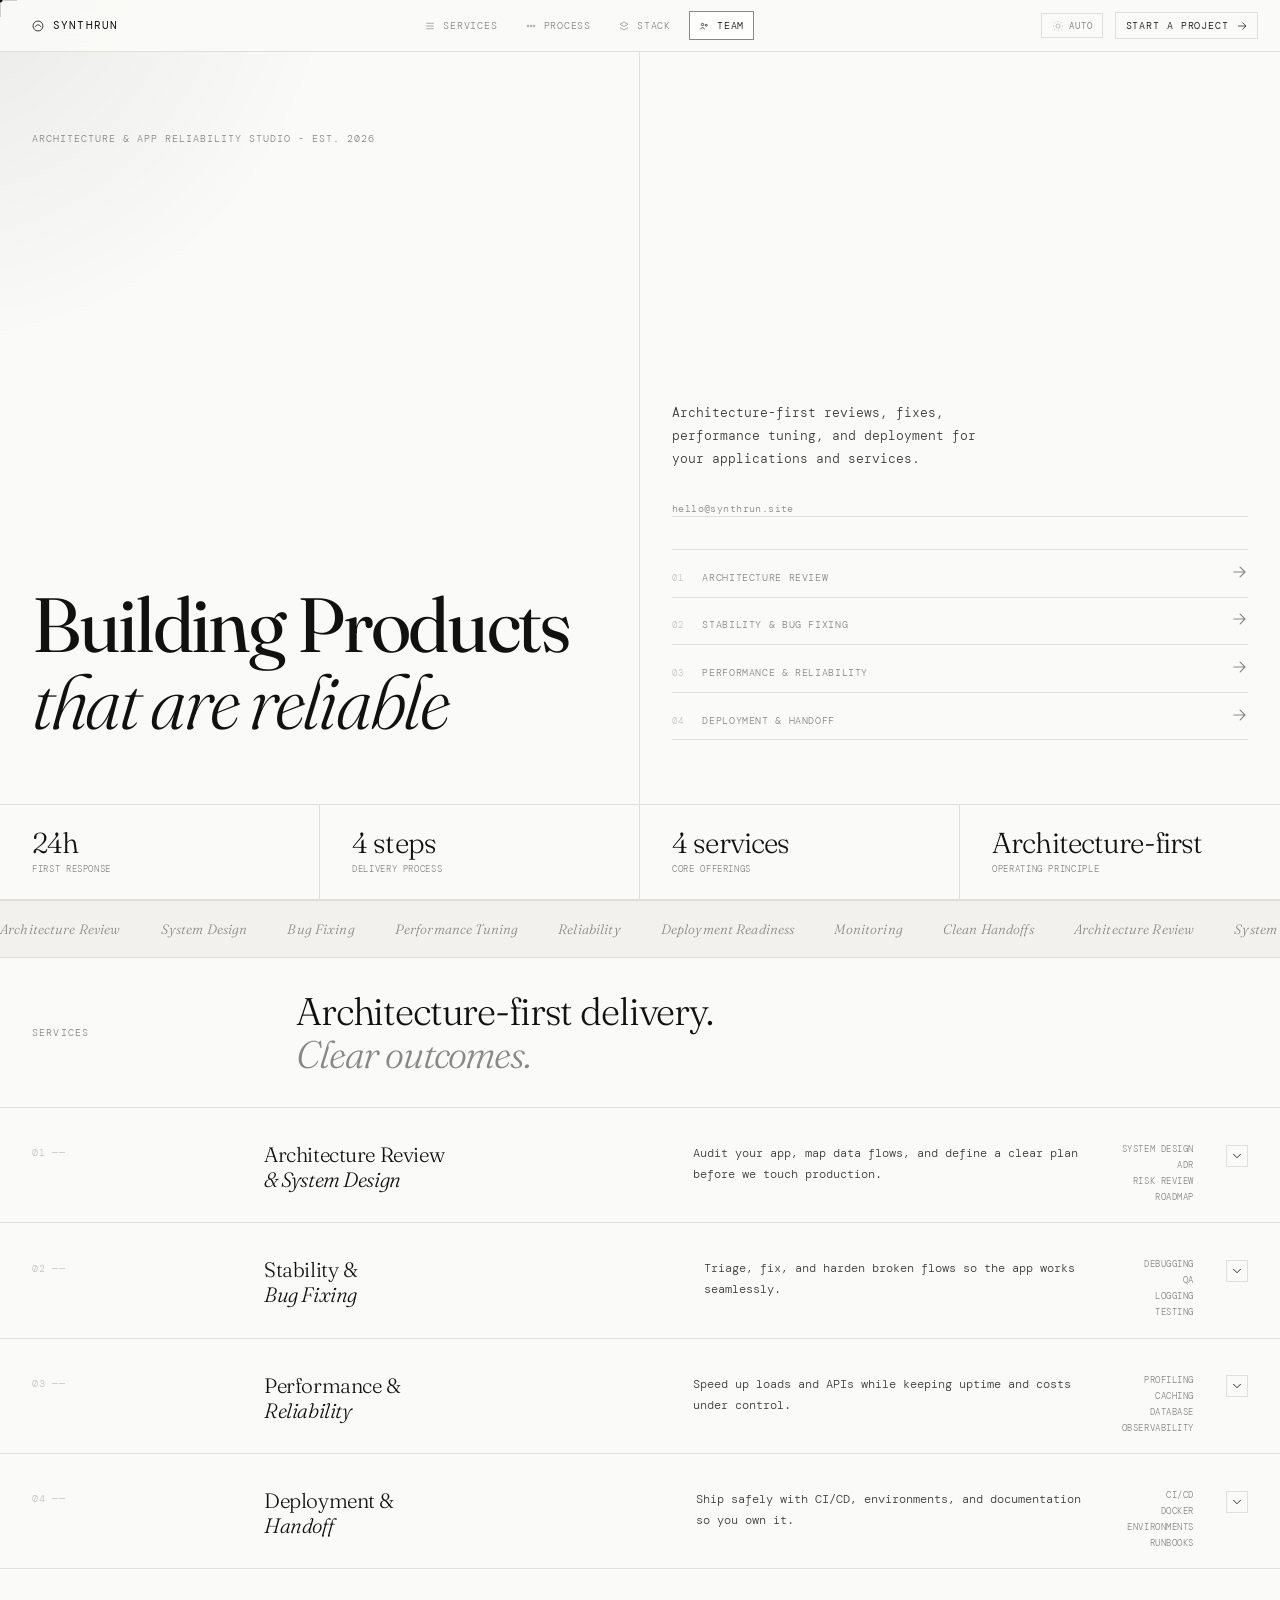
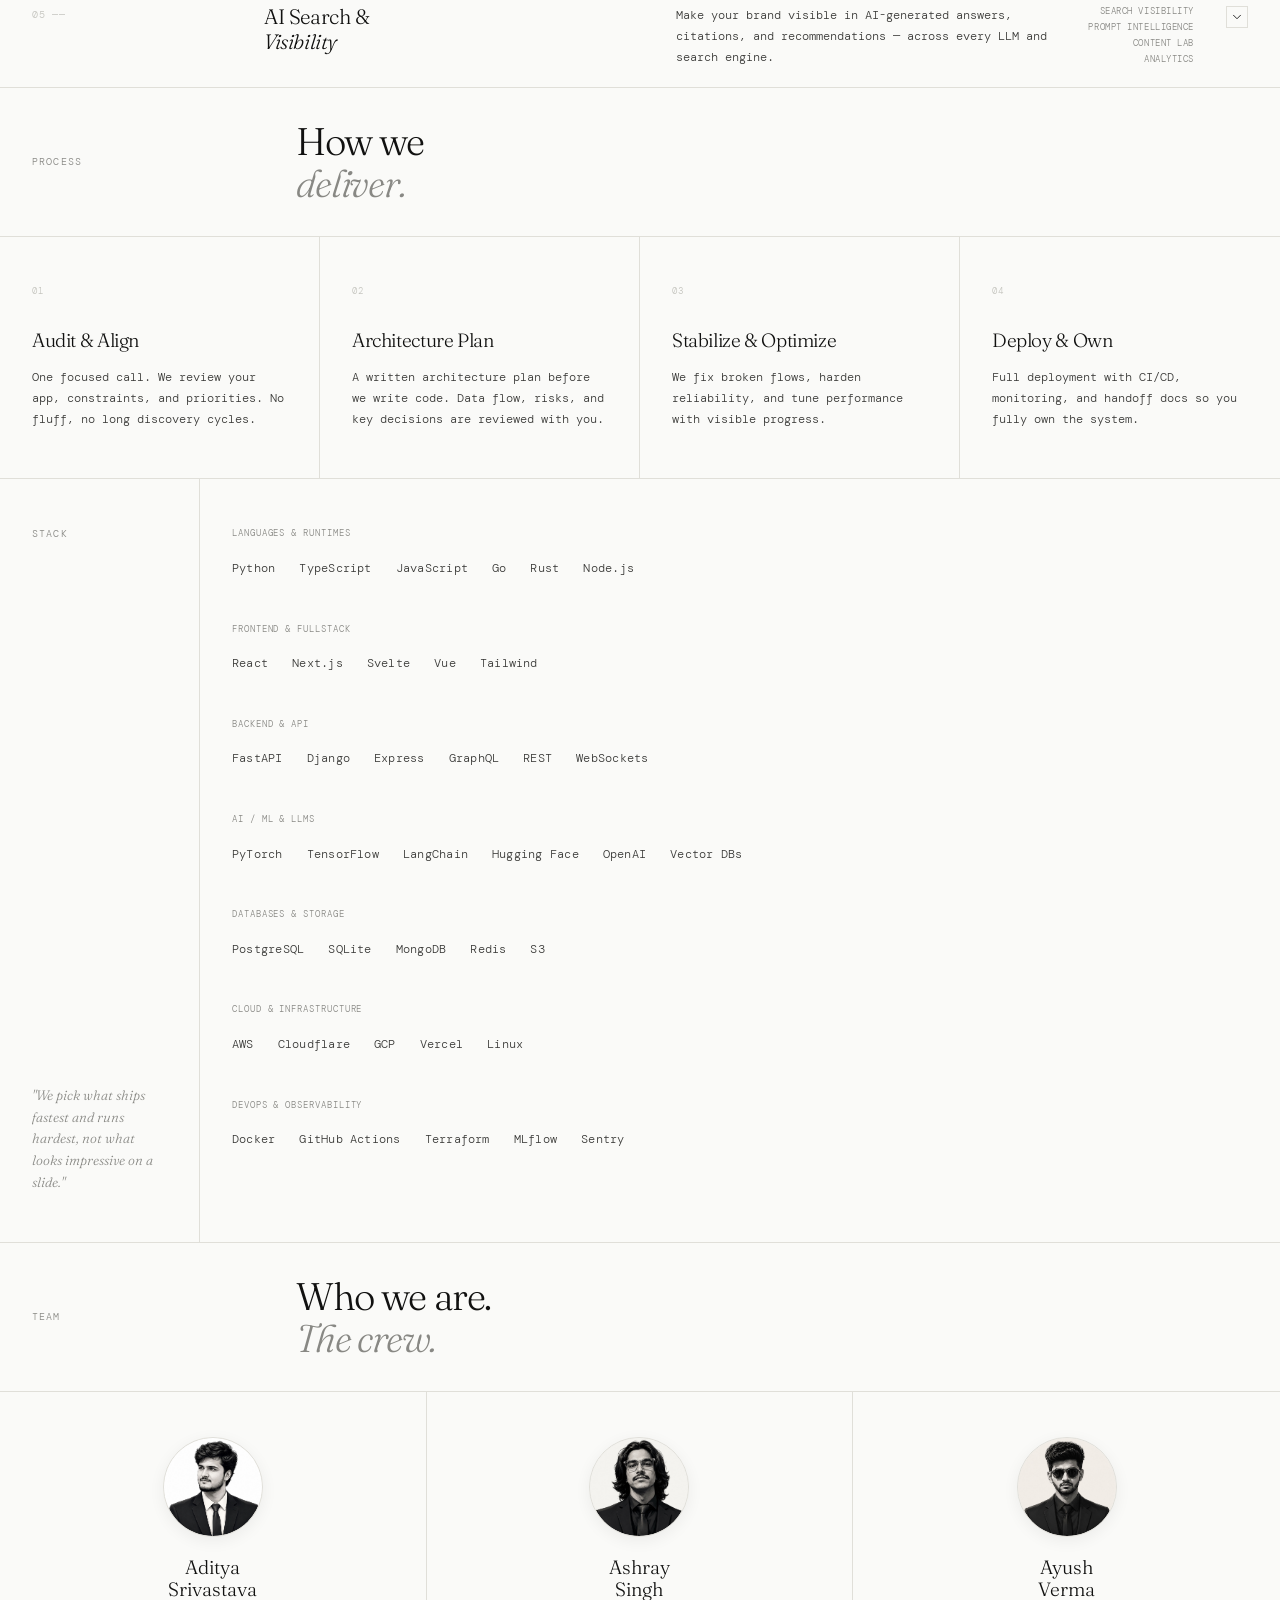
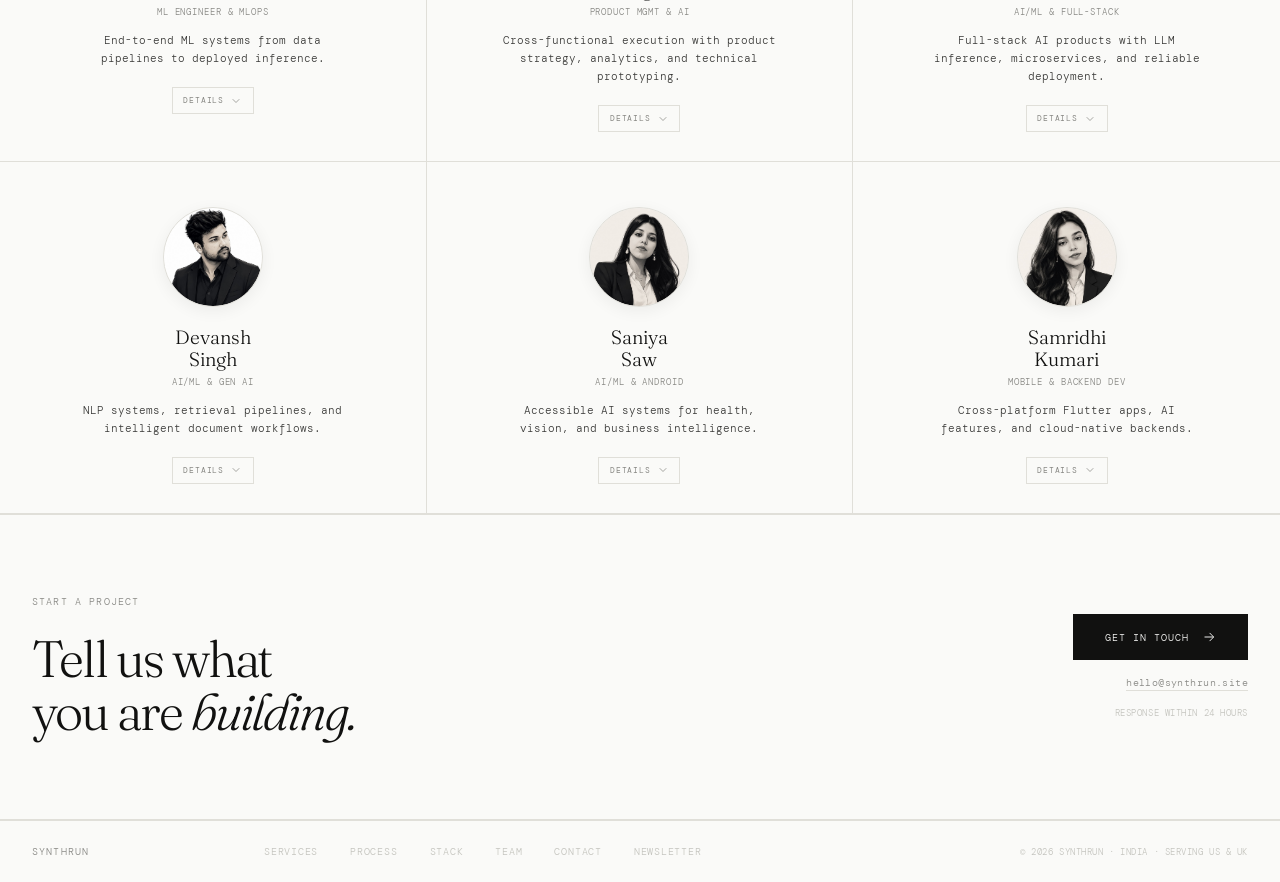
<file: index.html>
<!DOCTYPE html>
<html lang="en">
<head>
<meta charset="UTF-8">
<meta name="viewport" content="width=device-width, initial-scale=1.0">
<meta name="color-scheme" content="light dark">
  <!-- SEO: primary description, canonical, and indexing -->
  <meta name="description" content="Synthrun — Architecture-first reviews, fixes, performance tuning, and deployment for applications, AI systems, and services.">
  <meta name="robots" content="index, follow">
  <link rel="canonical" href="https://synthrun.site/">
  <meta name="theme-color" content="#111110">
  <link rel="icon" href="/logo/logo.ico" />
  <link rel="apple-touch-icon" href="/apple-touch-icon.png">

  <!-- Open Graph / Social cards -->
  <meta property="og:site_name" content="Synthrun">
  <meta property="og:title" content="Synthrun — Architecture & App Reliability Studio">
  <meta property="og:description" content="Synthrun — Architecture-first reviews, fixes, performance tuning, and deployment for applications, AI systems, and services.">
  <meta property="og:type" content="website">
  <meta property="og:url" content="https://synthrun.site/">
  <meta property="og:image" content="https://synthrun.site/pfps/aditya/aditya_light.jpeg">

  <!-- Twitter Card -->
  <meta name="twitter:card" content="summary_large_image">
  <meta name="twitter:title" content="Synthrun — Architecture & App Reliability Studio">
  <meta name="twitter:description" content="Synthrun — Architecture-first reviews, fixes, performance tuning, and deployment for applications, AI systems, and services.">
  <meta name="twitter:image" content="https://synthrun.site/pfps/aditya/aditya_light.jpeg">

  <!-- Structured data: Organization -->
  <script type="application/ld+json">
  {
    "@context": "https://schema.org",
    "@type": "Organization",
    "name": "Synthrun",
    "url": "https://synthrun.site/",
    "logo": "https://synthrun.site/pfps/aditya/aditya_light.jpeg",
    "sameAs": []
  }
  </script>
<title>Synthrun — Architecture & App Reliability Studio</title>
  <link rel="preconnect" href="https://fonts.googleapis.com">
  <link href="https://fonts.googleapis.com/css2?family=Neue+Haas+Grotesk+Display+Pro:wght@400;500&family=Editorial+New:ital,wght@0,400;1,400&family=EB+Garamond:ital,wght@0,400;0,500;1,400&family=Instrument+Serif:ital@0;1&family=Fraunces:ital,opsz,wght@0,9..144,300;0,9..144,400;1,9..144,300;1,9..144,400&family=DM+Mono:wght@300;400;500&display=swap" rel="stylesheet">
  <link rel="preload" href="pfps/aditya/aditya_light.jpeg" as="image" media="(prefers-color-scheme: light)">
  <link rel="preload" href="pfps/aditya/aditya_dark.jpeg" as="image" media="(prefers-color-scheme: dark)">
  <link rel="preload" href="pfps/ashray/ashray_light.jpeg" as="image" media="(prefers-color-scheme: light)">
  <link rel="preload" href="pfps/ashray/ashray_dark.jpeg" as="image" media="(prefers-color-scheme: dark)">
  <link rel="preload" href="pfps/ayush/ayush_light.jpeg" as="image" media="(prefers-color-scheme: light)">
  <link rel="preload" href="pfps/ayush/ayush_dark.jpeg" as="image" media="(prefers-color-scheme: dark)">
  <link rel="preload" href="pfps/devansh/devansh_light.jpeg" as="image" media="(prefers-color-scheme: light)">
  <link rel="preload" href="pfps/devansh/devansh_dark.jpeg" as="image" media="(prefers-color-scheme: dark)">
  <link rel="preload" href="pfps/saniya/saniya_light.jpeg" as="image" media="(prefers-color-scheme: light)">
  <link rel="preload" href="pfps/saniya/saniya_dark.jpeg" as="image" media="(prefers-color-scheme: dark)">
  <link rel="preload" href="pfps/samridhi/samridhi_light.jpeg" as="image" media="(prefers-color-scheme: light)">
  <link rel="preload" href="pfps/samridhi/samridhi_dark.jpeg" as="image" media="(prefers-color-scheme: dark)">

<style>
*, *::before, *::after { box-sizing: border-box; margin: 0; padding: 0; }
html {
  font-size: 16px;
  scroll-behavior: smooth;
  scroll-padding-top: var(--section-offset);
}

:root {
  --white: #fafaf8;
  --off: #f2f1ee;
  --ink: #111110;
  --ink2: #3a3a38;
  --ink3: #888884;
  --ink4: #c4c4be;
  --rule: #e0dfd9;
  --accent: #111110;
  --nav-bg: rgba(250,250,248,0.94);
  --surface: rgba(255,255,255,0.75);
  --glow: radial-gradient(circle at 20% 20%, rgba(17,17,16,0.08), rgba(17,17,16,0) 55%);
  --shadow: 0 18px 40px rgba(17,17,16,0.08);
  --nav-height: 52px;
  --section-offset: 82px;
}

@media (prefers-color-scheme: dark) {
  :root {
    --white: #101114;
    --off: #181a1f;
    --ink: #eceae2;
    --ink2: #c4c0b5;
    --ink3: #989388;
    --ink4: #646055;
    --rule: #2b2e35;
    --accent: #eceae2;
    --nav-bg: rgba(16,17,20,0.9);
    --surface: rgba(24,26,31,0.82);
    --glow: radial-gradient(circle at 20% 20%, rgba(236,234,226,0.08), rgba(236,234,226,0) 55%);
    --shadow: 0 20px 50px rgba(0,0,0,0.45);
  }
}

body[data-theme="light"] {
  --white: #fafaf8;
  --off: #f2f1ee;
  --ink: #111110;
  --ink2: #3a3a38;
  --ink3: #888884;
  --ink4: #c4c4be;
  --rule: #e0dfd9;
  --accent: #111110;
  --nav-bg: rgba(250,250,248,0.94);
  --surface: rgba(255,255,255,0.75);
  --glow: radial-gradient(circle at 20% 20%, rgba(17,17,16,0.08), rgba(17,17,16,0) 55%);
  --shadow: 0 18px 40px rgba(17,17,16,0.08);
}

body[data-theme="dark"] {
  --white: #101114;
  --off: #181a1f;
  --ink: #eceae2;
  --ink2: #c4c0b5;
  --ink3: #989388;
  --ink4: #646055;
  --rule: #2b2e35;
  --accent: #eceae2;
  --nav-bg: rgba(16,17,20,0.9);
  --surface: rgba(24,26,31,0.82);
  --glow: radial-gradient(circle at 20% 20%, rgba(236,234,226,0.08), rgba(236,234,226,0) 55%);
  --shadow: 0 20px 50px rgba(0,0,0,0.45);
}

body {
  background: var(--white);
  color: var(--ink);
  font-family: 'DM Mono', monospace;
  font-weight: 300;
  cursor: none;
  overflow-x: hidden;
  transition: background-color 0.4s ease, color 0.4s ease;
}

section[id] {
  scroll-margin-top: var(--section-offset);
}

.skip-link {
  position: fixed;
  left: 1rem;
  top: -3rem;
  z-index: 13000;
  background: var(--ink);
  color: var(--white);
  text-decoration: none;
  font-size: 0.62rem;
  letter-spacing: 0.08em;
  text-transform: uppercase;
  padding: 0.5rem 0.7rem;
  transition: top 0.2s ease;
}
.skip-link:focus-visible {
  top: 0.8rem;
}

main {
  position: relative;
}

.ambient {
  position: fixed;
  top: -20vh;
  left: -15vw;
  width: 50vw;
  height: 50vw;
  min-width: 480px;
  min-height: 480px;
  background: var(--glow);
  border-radius: 50%;
  pointer-events: none;
  z-index: 0;
  animation: drift 14s ease-in-out infinite alternate;
}

@keyframes drift {
  from { transform: translate3d(0, 0, 0) scale(1); }
  to { transform: translate3d(8vw, 8vh, 0) scale(1.06); }
}

/* Loader */
.loader {
  position: fixed;
  inset: 0;
  background: var(--white);
  display: grid;
  place-items: center;
  z-index: 12000;
  transition: opacity 0.6s ease, visibility 0.6s ease;
}
.loader.hidden {
  opacity: 0;
  visibility: hidden;
}
.loader-inner {
  display: grid;
  place-items: center;
  gap: 1rem;
}
.loader-ring {
  width: 76px;
  height: 76px;
  animation: spin 1.15s linear infinite;
}
.loader-ring circle:first-child { stroke: var(--rule); }
.loader-ring circle:last-child { stroke: var(--ink); stroke-linecap: round; }
.loader-text {
  font-size: 0.58rem;
  letter-spacing: 0.2em;
  text-transform: uppercase;
  color: var(--ink3);
}
@keyframes spin {
  from { transform: rotate(0deg); }
  to { transform: rotate(360deg); }
}

/* Scroll indicator */
.progress {
  position: fixed;
  top: 0;
  left: 0;
  height: 2px;
  width: 0;
  background: var(--ink);
  z-index: 110;
  transition: width 0.08s linear;
}

/* Cursor */
.cur {
  position: fixed;
  width: 5px;
  height: 5px;
  background: var(--ink);
  border-radius: 50%;
  pointer-events: none;
  z-index: 9999;
  transform: translate(-50%, -50%);
  transition: transform 0.05s;
}
.cur-line,
.cur-line2 {
  position: fixed;
  pointer-events: none;
  z-index: 9998;
  transform: translate(-50%, -50%);
  opacity: 0.35;
  background: var(--ink);
}
.cur-line {
  width: 34px;
  height: 1px;
  transition: transform 0.15s ease;
}
.cur-line2 {
  width: 1px;
  height: 34px;
  transition: transform 0.18s ease;
}

/* NAV */
nav {
  position: fixed;
  top: 0;
  left: 0;
  right: 0;
  z-index: 100;
  display: grid;
  grid-template-columns: auto 1fr auto;
  align-items: center;
  gap: 1.2rem;
  padding: 0 1.35rem;
  height: var(--nav-height);
  border-bottom: 1px solid var(--rule);
  background: var(--nav-bg);
  backdrop-filter: blur(12px);
}
.nav-logo {
  display: inline-flex;
  align-items: center;
  gap: 0.5rem;
  font-family: 'DM Mono', monospace;
  font-size: 0.66rem;
  font-weight: 400;
  letter-spacing: 0.12em;
  text-transform: uppercase;
  color: var(--ink);
  text-decoration: none;
  padding: 0.35rem 0.5rem;
  border: 1px solid transparent;
  transition: border-color 0.25s ease, background 0.25s ease;
}
.nav-logo svg {
  width: 14px;
  height: 14px;
}
.nav-logo path,
.nav-logo circle {
  stroke: currentColor;
  fill: none;
  stroke-width: 1.4;
}
.nav-logo:hover {
  border-color: var(--rule);
  background: var(--surface);
}
.nav-center {
  display: flex;
  justify-content: center;
  gap: 0.5rem;
}
.nav-center a {
  display: inline-flex;
  align-items: center;
  gap: 0.42rem;
  font-size: 0.62rem;
  letter-spacing: 0.08em;
  text-transform: uppercase;
  color: var(--ink3);
  text-decoration: none;
  border: 1px solid transparent;
  padding: 0.42rem 0.54rem;
  transition: color 0.2s, border-color 0.2s, background 0.2s;
}
.nav-center a svg {
  width: 12px;
  height: 12px;
}
.nav-center a path,
.nav-center a circle {
  stroke: currentColor;
  fill: none;
  stroke-width: 1.4;
}
.nav-center a:hover {
  color: var(--ink);
  border-color: var(--rule);
  background: var(--surface);
}
.nav-center a.active {
  color: var(--ink);
  border-color: var(--ink3);
  background: var(--surface);
}
.nav-center a.active::after {
  content: none;
}
.nav-right {
  display: flex;
  align-items: center;
  gap: 0.75rem;
}
.nav-right a {
  display: inline-flex;
  align-items: center;
  gap: 0.45rem;
  font-size: 0.62rem;
  letter-spacing: 0.09em;
  text-transform: uppercase;
  color: var(--ink);
  text-decoration: none;
  border: 1px solid var(--rule);
  padding: 0.4rem 0.58rem;
  transition: opacity 0.2s, border-color 0.2s, background 0.2s;
}
.nav-right a svg {
  width: 12px;
  height: 12px;
}
.nav-right a path {
  stroke: currentColor;
  fill: none;
  stroke-width: 1.4;
  stroke-linecap: round;
  stroke-linejoin: round;
}
.nav-right a:hover {
  opacity: 1;
  border-color: var(--ink3);
  background: var(--surface);
}

.theme-btn {
  display: inline-flex;
  align-items: center;
  gap: 0.35rem;
  border: 1px solid var(--rule);
  background: transparent;
  color: var(--ink3);
  font-family: 'DM Mono', monospace;
  font-size: 0.56rem;
  letter-spacing: 0.1em;
  text-transform: uppercase;
  padding: 0.37rem 0.6rem;
  cursor: none;
  transition: border-color 0.2s, color 0.2s, background 0.2s;
}
.theme-btn svg {
  width: 12px;
  height: 12px;
  stroke: currentColor;
  fill: none;
}
.theme-btn:hover {
  color: var(--ink);
  border-color: var(--ink3);
  background: var(--surface);
}

a:focus-visible,
button:focus-visible {
  outline: 1px solid var(--ink3);
  outline-offset: 3px;
}

/* HERO */
.hero {
  min-height: 100vh;
  display: grid;
  grid-template-rows: 1fr auto;
  padding-top: 52px;
  border-bottom: 1px solid var(--rule);
  position: relative;
  z-index: 1;
}
.hero-main {
  display: grid;
  grid-template-columns: 1fr 1fr;
  border-bottom: 1px solid var(--rule);
}
.hero-left {
  padding: 5rem 2rem 4rem;
  border-right: 1px solid var(--rule);
  display: flex;
  flex-direction: column;
  justify-content: space-between;
}
.hero-eyebrow {
  font-size: 0.62rem;
  letter-spacing: 0.1em;
  text-transform: uppercase;
  color: var(--ink3);
  margin-bottom: auto;
  padding-bottom: 3rem;
}
.hero-title {
  font-family: 'Fraunces', serif;
  font-weight: 300;
  font-style: italic;
  font-size: clamp(3.5rem, 6vw, 6rem);
  line-height: 1;
  letter-spacing: -0.03em;
  color: var(--ink);
  opacity: 0;
  transform: translateY(18px);
  animation: heroRise 1s ease forwards 0.5s;
}
.hero-title strong {
  font-style: normal;
  font-weight: 400;
}
@keyframes heroRise {
  to {
    opacity: 1;
    transform: translateY(0);
  }
}
.hero-right {
  padding: 5rem 2rem 4rem;
  display: flex;
  flex-direction: column;
  justify-content: flex-end;
  gap: 2rem;
}
.hero-desc {
  font-size: 0.8rem;
  line-height: 1.8;
  color: var(--ink2);
  max-width: 340px;
  font-weight: 300;
  margin-top: 12px;
}
.hero-desc strong {
  color: var(--ink);
  font-weight: 400;
}
.hero-index {
  display: flex;
  flex-direction: column;
  gap: 0;
}
.index-row {
  display: flex;
  align-items: baseline;
  justify-content: space-between;
  padding: 0.8rem 0;
  border-top: 1px solid var(--rule);
  font-size: 0.65rem;
  letter-spacing: 0.06em;
  text-transform: uppercase;
  color: var(--ink3);
  text-decoration: none;
  transition: color 0.2s;
  cursor: none;
}
.index-row:last-child { border-bottom: 1px solid var(--rule); }
.index-row:hover { color: var(--ink); }
.index-row span:first-child {
  display: flex;
  gap: 1.2rem;
  align-items: baseline;
}
.index-num {
  color: var(--ink4);
  font-size: 0.58rem;
}
.index-arrow {
  width: 18px;
  height: 18px;
  transform: translateX(0);
  transition: transform 0.22s ease;
}
.index-row:hover .index-arrow {
  transform: translateX(5px);
}
.index-arrow path {
  stroke: currentColor;
  fill: none;
  stroke-width: 1.5;
  stroke-linecap: round;
  stroke-linejoin: round;
}

/* Bottom row */
.hero-bottom {
  display: grid;
  grid-template-columns: repeat(4, 1fr);
}
.hero-stat {
  padding: 1.5rem 2rem;
  border-right: 1px solid var(--rule);
  display: flex;
  flex-direction: column;
  gap: 0.3rem;
}
.hero-stat:last-child { border-right: none; }
.stat-val {
  font-family: 'Fraunces', serif;
  font-size: 1.8rem;
  font-weight: 300;
  letter-spacing: -0.03em;
  color: var(--ink);
  line-height: 1;
}
.stat-label {
  font-size: 0.58rem;
  letter-spacing: 0.07em;
  text-transform: uppercase;
  color: var(--ink3);
}

/* SECTION LAYOUT */
.section { border-bottom: 1px solid var(--rule); }
.section-header {
  display: grid;
  grid-template-columns: 200px 1fr;
  border-bottom: 1px solid var(--rule);
  padding: 2rem;
  gap: 4rem;
  align-items: center;
}
.section-label {
  font-size: 0.6rem;
  letter-spacing: 0.12em;
  text-transform: uppercase;
  color: var(--ink3);
}
.section-h {
  font-family: 'Fraunces', serif;
  font-weight: 300;
  font-size: clamp(1.8rem, 3vw, 2.6rem);
  letter-spacing: -0.03em;
  line-height: 1.1;
  color: var(--ink);
}
.section-h em {
  font-style: italic;
  color: var(--ink3);
}
.section-copy {
  padding: 0 2rem 2rem;
}
.newsletter-copy {
  max-width: 42rem;
  margin-top: 1.5rem;
  font-size: 0.75rem;
  line-height: 1.8;
  color: var(--ink2);
}
.newsletter-form {
  display: grid;
  grid-template-columns: minmax(0, 1fr) auto;
  gap: 1rem;
  align-items: center;
  margin-top: 1.5rem;
  max-width: 52rem;
}
.newsletter-form input[type="email"] {
  width: 100%;
  min-width: 0;
  padding: 1rem 1.15rem;
  border: 1px solid var(--rule);
  border-radius: 0.35rem;
  background: var(--surface);
  color: var(--ink);
  font-family: 'DM Mono', monospace;
  font-size: 0.95rem;
}
.newsletter-form input[type="email"]::placeholder {
  color: var(--ink3);
}
.newsletter-form input[type="email"]:focus {
  outline: 1px solid var(--ink3);
}

/* SERVICES TABLE */
.services-table { width: 100%; }
.services-header {
  grid-template-columns: 1fr;
  gap: 0.45rem;
}
.services-header .section-label {
  margin-bottom: 0;
}
.svc-row {
  padding: 0;
  border-bottom: 1px solid var(--rule);
  transition: background 0.25s ease, transform 0.28s ease;
  cursor: none;
  position: relative;
  overflow: hidden;
}
.svc-row:hover {
  background: var(--off);
  transform: translateY(-1px);
}
.svc-row::after {
  content: "";
  position: absolute;
  width: 240px;
  height: 240px;
  left: calc(var(--mx, -999px) - 120px);
  top: calc(var(--my, -999px) - 120px);
  pointer-events: none;
  border-radius: 50%;
  background: radial-gradient(circle, rgba(127,127,127,0.2), rgba(127,127,127,0) 72%);
  opacity: 0;
  transition: opacity 0.25s ease;
}
.svc-row:hover::after {
  opacity: 0.5;
}
.svc-row:last-child { border-bottom: none; }
.svc-trigger {
  width: 100%;
  border: none;
  background: transparent;
  color: inherit;
  font: inherit;
  cursor: none;
  display: grid;
  grid-template-columns: 200px 1fr 1fr auto auto;
  gap: 2rem;
  align-items: start;
  padding: 2.2rem 2rem 1.2rem;
  text-align: left;
}
.svc-trigger:focus-visible {
  outline: none;
}
.svc-num {
  font-size: 0.6rem;
  letter-spacing: 0.08em;
  color: var(--ink4);
  padding-top: 0.2rem;
}
.svc-name {
  font-family: 'Fraunces', serif;
  font-size: 1.3rem;
  font-weight: 300;
  letter-spacing: -0.02em;
  color: var(--ink);
  line-height: 1.2;
}
.svc-name em { font-style: italic; }
.svc-desc {
  font-size: 0.75rem;
  line-height: 1.75;
  color: var(--ink2);
  font-weight: 300;
}
.svc-tags {
  display: flex;
  flex-direction: column;
  align-items: flex-end;
  gap: 4px;
}
.svc-tag {
  font-size: 0.58rem;
  letter-spacing: 0.06em;
  text-transform: uppercase;
  color: var(--ink3);
  white-space: nowrap;
}
.svc-toggle {
  width: 22px;
  height: 22px;
  border: 1px solid var(--rule);
  display: grid;
  place-items: center;
  margin-top: 0.1rem;
  transition: border-color 0.22s ease, background 0.22s ease;
}
.svc-toggle svg {
  width: 14px;
  height: 14px;
  transition: transform 0.25s ease;
}
.svc-toggle path {
  stroke: currentColor;
  fill: none;
  stroke-width: 1.5;
  stroke-linecap: round;
  stroke-linejoin: round;
}
.svc-expand {
  max-height: 0;
  overflow: hidden;
  opacity: 0;
  transition: max-height 0.45s ease, opacity 0.35s ease;
}
.svc-cards {
  display: grid;
  grid-template-columns: 1fr 1fr;
  gap: 0.75rem;
  margin: 0 2rem 1.8rem;
}
.svc-card {
  padding: 1rem;
  border: 1px solid var(--rule);
  background: linear-gradient(145deg, var(--surface), transparent);
  position: relative;
  overflow: hidden;
  box-shadow: 0 8px 24px rgba(17,17,16,0.05);
}
.svc-card::before {
  content: "";
  position: absolute;
  top: 0;
  left: 0;
  right: 0;
  height: 2px;
  background: linear-gradient(90deg, var(--ink4), var(--ink3), transparent);
}
.svc-card-head {
  display: grid;
  grid-template-columns: 34px 1fr;
  gap: 0.7rem;
  align-items: start;
  margin-bottom: 0.8rem;
}
.svc-card-icon {
  width: 34px;
  height: 34px;
  border: 1px solid var(--rule);
  display: grid;
  place-items: center;
  background: var(--off);
}
.svc-card-icon svg {
  width: 16px;
  height: 16px;
}
.svc-card-icon path,
.svc-card-icon circle,
.svc-card-icon polyline {
  stroke: var(--ink3);
  fill: none;
  stroke-width: 1.5;
  stroke-linecap: round;
  stroke-linejoin: round;
}
.svc-card:last-child {
  border-right: 1px solid var(--rule);
}
.svc-card h4 {
  font-size: 0.56rem;
  letter-spacing: 0.11em;
  text-transform: uppercase;
  color: var(--ink);
  margin-bottom: 0.22rem;
}
.svc-card-kicker {
  font-size: 0.54rem;
  letter-spacing: 0.09em;
  text-transform: uppercase;
  color: var(--ink3);
}
.svc-card-copy,
.svc-card li {
  font-size: 0.68rem;
  color: var(--ink2);
  line-height: 1.75;
}
.svc-card ul {
  list-style: none;
  display: grid;
  gap: 0.42rem;
}
.svc-card li {
  display: grid;
  grid-template-columns: 12px 1fr;
  gap: 0.5rem;
}
.svc-card li::before {
  content: "";
  width: 6px;
  height: 6px;
  border-radius: 50%;
  border: 1px solid var(--ink3);
  margin-top: 0.48rem;
}
.svc-card-metric {
  margin-top: 0.85rem;
  padding-top: 0.65rem;
  border-top: 1px dashed var(--rule);
  display: flex;
  align-items: baseline;
  gap: 0.55rem;
}
.svc-card-metric span {
  font-size: 0.54rem;
  letter-spacing: 0.09em;
  text-transform: uppercase;
  color: var(--ink3);
}
.svc-card-metric strong {
  font-family: 'Fraunces', serif;
  font-weight: 300;
  letter-spacing: -0.02em;
  color: var(--ink);
  font-size: 1rem;
}
.svc-cards.cases {
  grid-template-columns: none;
  grid-auto-flow: column;
  grid-auto-columns: minmax(250px, 290px);
  gap: 0.85rem;
  padding: 4px 0 10px;
  overflow-x: auto;
  overflow-y: hidden;
  overscroll-behavior-x: contain;
  scroll-snap-type: x mandatory;
  scrollbar-width: thin;
}
.svc-cards.cases::-webkit-scrollbar {
  height: 8px;
}
.svc-cards.cases::-webkit-scrollbar-thumb {
  background: var(--rule);
}
.svc-cards.cases::-webkit-scrollbar-track {
  background: transparent;
}
.svc-case-card {
  border: 1px solid var(--rule);
  background: linear-gradient(155deg, var(--surface), rgba(127,127,127,0.06));
  padding: 0.9rem;
  aspect-ratio: auto;
  min-height: 220px;
  display: flex;
  flex-direction: column;
  gap: 0.7rem;
  position: relative;
  overflow: hidden;
  transition: transform 0.3s ease, border-color 0.25s ease, box-shadow 0.25s ease;
  scroll-snap-align: start;
}
.svc-case-card::before {
  content: "";
  position: absolute;
  top: -35%;
  right: -22%;
  width: 64%;
  height: 64%;
  border-radius: 50%;
  background: radial-gradient(circle, rgba(127,127,127,0.2), rgba(127,127,127,0));
  pointer-events: none;
}
.svc-case-card:hover {
  transform: translateY(-2px);
  border-color: var(--ink3);
  box-shadow: 0 14px 34px rgba(17,17,16,0.08);
}
.svc-case-top {
  display: flex;
  align-items: center;
  justify-content: space-between;
  gap: 0.55rem;
}
.svc-case-icon {
  width: 28px;
  height: 28px;
  border: 1px solid var(--rule);
  display: grid;
  place-items: center;
  background: var(--off);
}
.svc-case-icon svg {
  width: 14px;
  height: 14px;
}
.svc-case-icon path,
.svc-case-icon circle,
.svc-case-icon polyline {
  stroke: var(--ink3);
  fill: none;
  stroke-width: 1.5;
  stroke-linecap: round;
  stroke-linejoin: round;
}
.svc-case-severity {
  font-size: 0.5rem;
  letter-spacing: 0.08em;
  text-transform: uppercase;
  color: var(--ink3);
  border: 1px solid var(--rule);
  padding: 0.24rem 0.35rem;
  background: var(--surface);
}
.svc-case-kicker {
  font-size: 0.54rem;
  letter-spacing: 0.1em;
  text-transform: uppercase;
  color: var(--ink3);
  margin-top: 0.1rem;
}
.svc-case-title {
  font-family: 'Fraunces', serif;
  font-size: 1.04rem;
  font-weight: 300;
  line-height: 1.16;
  letter-spacing: -0.02em;
  color: var(--ink);
}
.svc-case-meta {
  font-size: 0.52rem;
  letter-spacing: 0.08em;
  text-transform: uppercase;
  color: var(--ink3);
}
.svc-case-solution {
  margin-top: auto;
  padding-top: 0.7rem;
  border-top: 1px dashed var(--rule);
}
.svc-case-solution span {
  display: block;
  font-size: 0.52rem;
  letter-spacing: 0.1em;
  text-transform: uppercase;
  color: var(--ink3);
  margin-bottom: 0.35rem;
}
.svc-case-solution p {
  font-size: 0.66rem;
  line-height: 1.7;
  color: var(--ink2);
}
.svc-case-impact {
  margin-top: 0.65rem;
  display: flex;
  align-items: baseline;
  gap: 0.45rem;
}
.svc-case-impact span {
  font-size: 0.5rem;
  letter-spacing: 0.08em;
  text-transform: uppercase;
  color: var(--ink3);
}
.svc-case-impact strong {
  font-family: 'Fraunces', serif;
  font-size: 0.9rem;
  font-weight: 300;
  color: var(--ink);
  letter-spacing: -0.01em;
}
.svc-row.open {
  background: var(--off);
}
.svc-row.open .svc-toggle {
  border-color: var(--ink3);
  background: var(--surface);
}
.svc-row.open .svc-toggle svg {
  transform: rotate(180deg);
}
.svc-row.open .svc-expand {
  max-height: 1200px;
  opacity: 1;
}
.svc-row.open .svc-cards {
  animation: riseIn 0.36s ease;
}

/* PROCESS */
.process-grid {
  display: grid;
  grid-template-columns: repeat(4, 1fr);
}
.proc-col {
  padding: 3rem 2rem;
  border-right: 1px solid var(--rule);
}
.proc-col:last-child { border-right: none; }
.proc-num {
  font-size: 0.58rem;
  letter-spacing: 0.08em;
  color: var(--ink4);
  margin-bottom: 2rem;
  display: block;
}
.proc-title {
  font-family: 'Fraunces', serif;
  font-size: 1.2rem;
  font-weight: 300;
  letter-spacing: -0.02em;
  margin-bottom: 1rem;
  line-height: 1.2;
}
.proc-desc {
  font-size: 0.72rem;
  color: var(--ink2);
  line-height: 1.8;
  font-weight: 300;
}

/* STACK */
.stack-section {
  display: grid;
  grid-template-columns: 200px 1fr;
  border-bottom: 1px solid var(--rule);
}
.stack-label-col {
  padding: 3rem 2rem;
  border-right: 1px solid var(--rule);
  display: flex;
  flex-direction: column;
  justify-content: space-between;
}
.stack-content { padding: 3rem 2rem; }
.stack-category { margin-bottom: 2.5rem; }
.stack-cat-label {
  font-size: 0.58rem;
  letter-spacing: 0.1em;
  text-transform: uppercase;
  color: var(--ink3);
  margin-bottom: 1rem;
  display: block;
}
.stack-items {
  display: flex;
  flex-wrap: wrap;
  gap: 0;
}
.stack-item {
  font-size: 0.72rem;
  color: var(--ink2);
  font-weight: 300;
  letter-spacing: 0.02em;
  padding: 0.35rem 0;
  margin-right: 1.5rem;
  border-bottom: 1px solid transparent;
  transition: border-color 0.2s, color 0.2s;
  cursor: none;
}
.stack-item:hover {
  border-color: var(--ink3);
  color: var(--ink);
}

/* TEAM */
.team-grid {
  display: grid;
  grid-template-columns: repeat(3, 1fr);
}
.team-card {
  position: relative;
  z-index: 1;
  border-right: 1px solid var(--rule);
  border-bottom: 1px solid var(--rule);
  background: transparent;
  cursor: pointer;
  overflow: hidden;
  transition: background 0.3s ease, border-color 0.3s ease;
  text-align: center;
  display: flex;
  flex-direction: column;
  align-items: center;
}
.team-card:nth-child(3n) {
  border-right: none;
}
.team-card:hover {
  background: var(--surface);
}
.team-card::after {
  content: "";
  position: absolute;
  width: 320px;
  height: 320px;
  left: calc(var(--mx, -999px) - 160px);
  top: calc(var(--my, -999px) - 160px);
  border-radius: 50%;
  pointer-events: none;
  background: radial-gradient(circle, rgba(127,127,127,0.15), rgba(127,127,127,0) 72%);
  opacity: 0;
  transition: opacity 0.25s ease;
}
.team-card:hover::after {
  opacity: 0.5;
}
.team-card-inner {
  display: flex;
  flex-direction: column;
  align-items: center;
  width: 100%;
  padding: 2.8rem 1.8rem 1.8rem;
}
.team-avatar {
  width: 100px;
  height: 100px;
  border: 1px solid var(--rule);
  border-radius: 50%;
  display: grid;
  place-items: center;
  margin-bottom: 1.2rem;
  background: var(--off);
  flex-shrink: 0;
  overflow: hidden;
  box-shadow: 0 4px 16px rgba(17,17,16,0.06);
}
.team-avatar img {
  width: 100%;
  height: 100%;
  border-radius: 50%;
  object-fit: cover;
  display: block;
}
.team-name {
  font-family: 'Fraunces', serif;
  font-size: 1.2rem;
  font-weight: 300;
  color: var(--ink);
  margin-bottom: 0.35rem;
  line-height: 1.15;
}
.team-role {
  font-size: 0.55rem;
  letter-spacing: 0.1em;
  text-transform: uppercase;
  color: var(--ink3);
  margin-bottom: 0.9rem;
}
.team-bio {
  font-size: 0.68rem;
  line-height: 1.65;
  color: var(--ink2);
  margin-bottom: 1.2rem;
  max-width: 280px;
}
.team-expand-btn {
  display: inline-flex;
  align-items: center;
  gap: 0.4rem;
  font-size: 0.52rem;
  letter-spacing: 0.1em;
  text-transform: uppercase;
  color: var(--ink3);
  border: 1px solid var(--rule);
  padding: 0.4rem 0.65rem;
  background: transparent;
  font-family: 'DM Mono', monospace;
  cursor: pointer;
  transition: color 0.2s, border-color 0.2s, background 0.2s;
}
.team-expand-btn:hover {
  color: var(--ink);
  border-color: var(--ink3);
  background: var(--surface);
}
.team-expand-btn svg {
  width: 12px;
  height: 12px;
  transition: transform 0.25s ease;
}
.team-expand-btn path {
  stroke: currentColor;
  fill: none;
  stroke-width: 1.5;
  stroke-linecap: round;
  stroke-linejoin: round;
}
.team-card.open .team-expand-btn svg {
  transform: rotate(180deg);
}
.team-expand {
  max-height: 0;
  overflow: hidden;
  opacity: 0;
  transition: max-height 0.45s ease, opacity 0.35s ease;
  width: 100%;
}
.team-card.open .team-expand {
  max-height: 400px;
  opacity: 1;
}
.team-details {
  border-top: 1px solid var(--rule);
  background: var(--off);
  padding: 1.2rem 1.8rem 1.5rem;
  text-align: left;
}
.team-detail-row {
  display: grid;
  grid-template-columns: 70px 1fr;
  gap: 0.6rem;
  padding: 0.45rem 0;
  border-bottom: 1px solid var(--rule);
  align-items: baseline;
}
.team-detail-row:last-of-type {
  border-bottom: none;
}
.team-detail-row span {
  font-size: 0.48rem;
  text-transform: uppercase;
  letter-spacing: 0.1em;
  color: var(--ink3);
}
.team-detail-row p {
  font-size: 0.6rem;
  color: var(--ink2);
  line-height: 1.5;
}
.team-actions {
  display: flex;
  align-items: center;
  gap: 0.5rem;
  padding-top: 0.8rem;
  border-top: 1px solid var(--rule);
  margin-top: 0.45rem;
}
.team-pill {
  font-size: 0.48rem;
  letter-spacing: 0.08em;
  text-transform: uppercase;
  color: var(--ink);
  text-decoration: none;
  border: 1px solid var(--rule);
  padding: 0.35rem 0.5rem;
  display: inline-flex;
  align-items: center;
  gap: 0.25rem;
  white-space: nowrap;
  transition: border-color 0.2s, background 0.2s;
}
.team-pill svg {
  width: 10px;
  height: 10px;
}
.team-pill path {
  stroke: currentColor;
  fill: none;
  stroke-width: 1.5;
}
.team-pill:hover {
  border-color: var(--ink3);
  background: var(--surface);
}

@keyframes riseIn {
  from {
    opacity: 0;
    transform: translateY(-6px);
  }
  to {
    opacity: 1;
    transform: translateY(0);
  }
}

/* MARQUEE */
.marquee-wrap {
  overflow: hidden;
  border-top: 1px solid var(--rule);
  border-bottom: 1px solid var(--rule);
  padding: 1.25rem 0;
  background: var(--off);
}
.marquee-track {
  display: flex;
  gap: 1.25rem;
  white-space: nowrap;
  animation: marquee 30s linear infinite;
}
.marquee-item {
  font-family: 'Fraunces', serif;
  font-style: italic;
  font-size: 0.85rem;
  font-weight: 300;
  color: var(--ink3);
  letter-spacing: 0.01em;
}
.marquee-divider {
  width: 14px;
  height: 14px;
  opacity: 0.55;
  margin-top: 0.15rem;
}
.marquee-divider circle {
  fill: var(--ink4);
}
@keyframes marquee {
  from { transform: translateX(0); }
  to { transform: translateX(-50%); }
}

/* CTA */
.cta-block {
  display: grid;
  grid-template-columns: 1fr auto;
  align-items: center;
  padding: 5rem 2rem;
  gap: 4rem;
}
.cta-kicker {
  font-size: 0.6rem;
  letter-spacing: 0.12em;
  text-transform: uppercase;
  color: var(--ink3);
  margin-bottom: 1.5rem;
  display: block;
}
.cta-title {
  font-family: 'Fraunces', serif;
  font-size: clamp(2rem, 4vw, 3.5rem);
  font-weight: 300;
  letter-spacing: -0.04em;
  line-height: 1.05;
  color: var(--ink);
}
.cta-title em { font-style: italic; }
.cta-right {
  display: flex;
  flex-direction: column;
  align-items: flex-end;
  gap: 1rem;
}
.cta-btn {
  position: relative;
  display: inline-flex;
  align-items: center;
  gap: 0.8rem;
  padding: 1rem 2rem;
  background: var(--ink);
  color: var(--white);
  text-decoration: none;
  font-size: 0.65rem;
  letter-spacing: 0.1em;
  text-transform: uppercase;
  font-family: 'DM Mono', monospace;
  font-weight: 300;
  overflow: hidden;
  transition: transform 0.25s ease;
}
.cta-btn::before {
  content: "";
  position: absolute;
  top: 0;
  left: -120%;
  width: 100%;
  height: 100%;
  background: linear-gradient(90deg, transparent, rgba(255,255,255,0.22), transparent);
  transition: left 0.5s ease;
}
.cta-btn:hover {
  transform: translateY(-2px);
}
.cta-btn:hover::before {
  left: 120%;
}
.cta-btn svg {
  width: 14px;
  height: 14px;
}
.cta-btn path {
  stroke: currentColor;
  fill: none;
  stroke-width: 1.6;
  stroke-linecap: round;
  stroke-linejoin: round;
}
.cta-email {
  font-size: 0.65rem;
  letter-spacing: 0.04em;
  color: var(--ink3);
  text-decoration: none;
  border-bottom: 1px solid var(--rule);
  padding-bottom: 1px;
  transition: color 0.2s, border-color 0.2s;
}
.cta-email:hover {
  color: var(--ink);
  border-color: var(--ink3);
}

/* FOOTER */
footer {
  padding: 1.5rem 2rem;
  display: grid;
  grid-template-columns: 200px 1fr auto;
  align-items: center;
  gap: 2rem;
  border-top: 1px solid var(--rule);
}
.footer-logo {
  font-size: 0.6rem;
  letter-spacing: 0.12em;
  text-transform: uppercase;
  color: var(--ink3);
  text-decoration: none;
}
.footer-links {
  display: flex;
  gap: 2rem;
}
.footer-links a {
  font-size: 0.6rem;
  letter-spacing: 0.08em;
  text-transform: uppercase;
  color: var(--ink4);
  text-decoration: none;
  transition: color 0.2s;
}
.footer-links a:hover { color: var(--ink); }
.footer-copy {
  font-size: 0.58rem;
  letter-spacing: 0.06em;
  text-transform: uppercase;
  color: var(--ink4);
}

.to-top {
  position: fixed;
  right: 1.15rem;
  bottom: 1.15rem;
  width: 42px;
  height: 42px;
  border: 1px solid var(--rule);
  background: var(--surface);
  backdrop-filter: blur(7px);
  color: var(--ink);
  display: grid;
  place-items: center;
  cursor: none;
  z-index: 150;
  opacity: 0;
  transform: translateY(12px);
  pointer-events: none;
  transition: opacity 0.25s ease, transform 0.25s ease, border-color 0.2s ease;
}
.to-top.show {
  opacity: 1;
  transform: translateY(0);
  pointer-events: auto;
}
.to-top:hover {
  border-color: var(--ink3);
}
.to-top svg {
  width: 16px;
  height: 16px;
}
.to-top path {
  stroke: currentColor;
  fill: none;
  stroke-width: 1.5;
  stroke-linecap: round;
  stroke-linejoin: round;
}

/* Reveal */
.reveal {
  opacity: 0;
  transform: translateY(16px);
  transition: opacity 0.7s ease, transform 0.7s ease;
}
.reveal.visible {
  opacity: 1;
  transform: translateY(0);
}
.rd1 { transition-delay: 0.06s; }
.rd2 { transition-delay: 0.14s; }
.rd3 { transition-delay: 0.22s; }
.rd4 { transition-delay: 0.3s; }
.rd5 { transition-delay: 0.38s; }

/* Interactive markers */
.interactive:hover ~ .cur,
.interactive:hover ~ .cur-line,
.interactive:hover ~ .cur-line2 {
  opacity: 1;
}

/* Responsive */
@media (max-width: 980px) {
  body { cursor: auto; }
  .cur, .cur-line, .cur-line2 { display: none; }
  nav {
    grid-template-columns: 1fr auto;
    padding: 0 1rem;
  }
  .nav-center { display: none; }
  .theme-btn { cursor: pointer; }
  .nav-logo,
  .nav-right a,
  .svc-trigger,
  .team-pill,
  .cta-btn,
  .cta-email,
  .footer-links a,
  .footer-logo {
    cursor: pointer;
  }
  .hero-eyebrow { display: none; }
  .hero-right .cta-email { display: none; }
  .hero-index { display: none; }
  .hero {
    grid-template-rows: 1fr auto;
  }
  .hero-main {
    display: flex;
    flex-direction: column;
    justify-content: center;
    border-bottom: none;
  }
  .hero-left {
    flex: none;
    border-bottom: none;
    border-right: none;
    justify-content: flex-start;
  }
  .hero-right {
    flex: none;
    justify-content: flex-start;
    border-top: none;
  }
  .hero-desc {
    max-width: none;
  }
  .hero-bottom {
    display: flex;
    flex-wrap: wrap;
  }
  .hero-stat {
    flex: 1 1 50%;
    border-bottom: 1px solid var(--rule);
  }
  .hero-stat:nth-last-child(-n+2) {
    border-bottom: none;
  }
  .process-grid {
    display: flex;
    flex-wrap: wrap;
  }
  .proc-col {
    flex: 1 1 50%;
    border-bottom: 1px solid var(--rule);
  }
  .proc-col:nth-last-child(2) {
    border-bottom: none;
  }
  .team-grid {
    grid-template-columns: repeat(2, 1fr);
  }
  .cta-block,
  footer {
    grid-template-columns: 1fr;
  }
  .team-card {
    border-right: 1px solid var(--rule);
    border-bottom: 1px solid var(--rule);
  }
  .team-card:nth-child(even) {
    border-right: none;
  }
  .hero-left,
  .proc-col,
  .team-card,
  .hero-stat,
  .stack-label-col,
  .section-header,
  .svc-row,
  footer {
    border-right: none;
  }
  .hero-left {
    padding: 1.6rem 1rem 0.5rem;
  }
  .hero-right {
    padding: 0 1rem 1.6rem;
  }
  .hero-stat,
  .proc-col,
  .stack-label-col,
  .stack-content,
  .section-header,
  .svc-trigger,
  .svc-cards,
  .svc-card,
  .cta-block,
  footer {
    padding: 1.6rem 1rem;
  }
  .section-header {
    gap: 1rem;
    grid-template-columns: 1fr;
  }
  .stack-section {
    grid-template-columns: 1fr;
  }
  .svc-trigger {
    grid-template-columns: 1fr;
    gap: 0.75rem;
    padding-bottom: 0.9rem;
  }
  .svc-tags {
    align-items: flex-start;
    flex-direction: row;
    flex-wrap: wrap;
    gap: 0.7rem;
  }
  .svc-cards {
    grid-template-columns: 1fr;
    margin: 0 1rem 1.2rem;
  }
  .svc-cards.cases {
    grid-template-columns: none;
    grid-auto-flow: column;
    grid-auto-columns: minmax(230px, 84vw);
  }
  .svc-card {
    border-right: 1px solid var(--rule);
    border-bottom: 1px solid var(--rule);
  }
  .svc-card:last-child {
    border-bottom: none;
  }
  .team-details {
    padding: 1.6rem 1rem 1.6rem 0;
  }
  .team-detail-row {
    gap: 0.25rem;
    padding: 0.55rem 0.65rem;
  }
  .team-actions {
    padding: 0.55rem 0.65rem;
  }
  .cta-right {
    align-items: flex-start;
  }
  footer { gap: 1rem; }
  .to-top { cursor: pointer; }
}

@media (max-width: 640px) {
  .hero-title {
    font-size: clamp(2.2rem, 10vw, 3.5rem);
  }
  .proc-col {
    flex: 1 1 100%;
  }
  .proc-col:nth-last-child(2) {
    border-bottom: 1px solid var(--rule);
  }
  .proc-col:last-child {
    border-bottom: none;
  }
  .stat-val {
    font-size: 1.3rem;
  }
  .stat-label {
    font-size: 0.52rem;
  }
  .section-h {
    font-size: 1.4rem;
  }
  .svc-name {
    font-size: 1.1rem;
  }
  .svc-row .svc-trigger {
    grid-template-columns: 1fr;
    gap: 0.55rem;
  }
  .svc-desc {
    font-size: 0.7rem;
  }
  .cta-title {
    font-size: 1.8rem;
  }
  .team-grid {
    grid-template-columns: 1fr;
  }
  .team-card {
    border-right: none;
  }
  .team-card:nth-child(even) {
    border-right: none;
  }
  .team-card-inner {
    padding: 2rem 1.2rem 1.4rem;
  }
  .team-avatar {
    width: 80px;
    height: 80px;
  }
  .team-bio {
    font-size: 0.65rem;
  }
  .team-details {
    padding: 1rem 1.2rem 1.2rem;
  }
  .hero-left {
    padding: 1.1rem 0.85rem 0.3rem;
  }
  .hero-right {
    padding: 0 0.85rem 1.1rem;
  }
  .hero-stat,
  .proc-col,
  .stack-label-col,
  .stack-content,
  .section-header,
  .svc-trigger,
  .svc-cards,
  .svc-card,
  .cta-block,
  footer {
    padding: 1.1rem 0.85rem;
  }
  .team-details {
    padding: 1.1rem 0.85rem 1.1rem 0;
  }
  .cta-block {
    gap: 2rem;
  }
  footer {
    gap: 0.75rem;
  }
  .stack-items {
    gap: 0.2rem;
  }
  .stack-item {
    margin-right: 0.8rem;
    font-size: 0.68rem;
  }
}

@media (prefers-reduced-motion: reduce) {
  *, *::before, *::after {
    animation-duration: 0.01ms !important;
    animation-iteration-count: 1 !important;
    transition-duration: 0.01ms !important;
    scroll-behavior: auto !important;
  }
}
</style>
</head>
<body id="top">

<a class="skip-link" href="#services">Skip to main content</a>

<div class="loader" id="loader" aria-hidden="true">
  <div class="loader-inner">
    <svg class="loader-ring" viewBox="0 0 100 100" aria-hidden="true">
      <circle cx="50" cy="50" r="42" stroke-width="3"></circle>
      <circle cx="50" cy="50" r="42" stroke-width="3" stroke-dasharray="190 84"></circle>
    </svg>
    <span class="loader-text">Synthrun</span>
  </div>
</div>

<div class="ambient" aria-hidden="true"></div>
<div class="progress" id="progress"></div>
<div class="cur" id="cur"></div>
<div class="cur-line" id="curL"></div>
<div class="cur-line2" id="curL2"></div>

<nav>
  <a href="#top" class="nav-logo interactive">
    <svg viewBox="0 0 24 24" aria-hidden="true"><circle cx="12" cy="12" r="8.5"></circle><path d="M7 14c1.4-2.6 3.1-4 5.1-4s3.8 1.4 5.2 4"></path></svg>
    <span>Synthrun</span>
  </a>
  <div class="nav-center">
    <a href="#services" class="interactive">
      <svg viewBox="0 0 24 24" aria-hidden="true"><path d="M4.5 6.5h15M4.5 12h15M4.5 17.5h15"></path></svg>
      <span>Services</span>
    </a>
    <a href="#process" class="interactive">
      <svg viewBox="0 0 24 24" aria-hidden="true"><circle cx="6" cy="12" r="1.8"></circle><circle cx="12" cy="12" r="1.8"></circle><circle cx="18" cy="12" r="1.8"></circle></svg>
      <span>Process</span>
    </a>
    <a href="#stack" class="interactive">
      <svg viewBox="0 0 24 24" aria-hidden="true"><path d="M4 8.5 12 4l8 4.5-8 4.5-8-4.5ZM4 15.5 12 20l8-4.5"></path></svg>
      <span>Stack</span>
    </a>
    <a href="#team" class="interactive">
      <svg viewBox="0 0 24 24" aria-hidden="true"><circle cx="9" cy="9" r="2.4"></circle><circle cx="16.5" cy="10.5" r="2"></circle><path d="M4.8 18.8c.9-2.2 2.4-3.5 4.2-3.5 1.9 0 3.4 1.3 4.3 3.5"></path></svg>
      <span>Team</span>
    </a>
  </div>
  <div class="nav-right">
    <button type="button" class="theme-btn interactive" id="themeBtn" aria-label="Switch theme mode">
      <svg viewBox="0 0 24 24" aria-hidden="true">
        <circle cx="12" cy="12" r="4"></circle>
        <path d="M12 2v2.2M12 19.8V22M4.9 4.9l1.6 1.6M17.5 17.5l1.6 1.6M2 12h2.2M19.8 12H22M4.9 19.1l1.6-1.6M17.5 6.5l1.6-1.6"></path>
      </svg>
      <span id="themeLabel">Auto</span>
    </button>
    <a href="#contact" class="interactive">
      <span>Start a project</span>
      <svg viewBox="0 0 24 24" aria-hidden="true"><path d="M5 12h14M13.5 5.5 20 12l-6.5 6.5"></path></svg>
    </a>
  </div>
</nav>

<main>
  <section class="hero">
    <div class="hero-main">
      <div class="hero-left">
        <div class="hero-eyebrow">Architecture & App Reliability Studio - Est. 2026</div>
        <h1 class="hero-title">
          <strong>Building Products</strong><br>
          <em>that are reliable</em>
        </h1>
      </div>
      <div class="hero-right">
        <p class="hero-desc">
          Architecture-first reviews, fixes, performance tuning, and deployment for your applications and services.
        </p>
        <a href="mailto:hello@synthrun.site" class="cta-email interactive">hello@synthrun.site</a>
        <div class="hero-index">
          <a class="index-row interactive" href="#services">
            <span><span class="index-num">01</span> Architecture Review</span>
            <svg class="index-arrow" viewBox="0 0 24 24" aria-hidden="true"><path d="M5 12h14M13.5 5.5 20 12l-6.5 6.5"/></svg>
          </a>
          <a class="index-row interactive" href="#services">
            <span><span class="index-num">02</span> Stability &amp; Bug Fixing</span>
            <svg class="index-arrow" viewBox="0 0 24 24" aria-hidden="true"><path d="M5 12h14M13.5 5.5 20 12l-6.5 6.5"/></svg>
          </a>
          <a class="index-row interactive" href="#services">
            <span><span class="index-num">03</span> Performance &amp; Reliability</span>
            <svg class="index-arrow" viewBox="0 0 24 24" aria-hidden="true"><path d="M5 12h14M13.5 5.5 20 12l-6.5 6.5"/></svg>
          </a>
          <a class="index-row interactive" href="#services">
            <span><span class="index-num">04</span> Deployment &amp; Handoff</span>
            <svg class="index-arrow" viewBox="0 0 24 24" aria-hidden="true"><path d="M5 12h14M13.5 5.5 20 12l-6.5 6.5"/></svg>
          </a>
        </div>
      </div>
    </div>
    <div class="hero-bottom">
      <div class="hero-stat">
        <span class="stat-val" data-count="24" data-suffix="h">0h</span>
        <span class="stat-label">First response</span>
      </div>
      <div class="hero-stat">
        <span class="stat-val" data-count="4" data-suffix=" steps">0 steps</span>
        <span class="stat-label">Delivery process</span>
      </div>
      <div class="hero-stat">
        <span class="stat-val" data-count="4" data-suffix=" services">0 services</span>
        <span class="stat-label">Core offerings</span>
      </div>
      <div class="hero-stat">
        <span class="stat-val">Architecture-first</span>
        <span class="stat-label">Operating principle</span>
      </div>
    </div>
  </section>

  <div class="marquee-wrap">
    <div class="marquee-track">
      <span class="marquee-item">Architecture Review</span><svg class="marquee-divider" viewBox="0 0 14 14" aria-hidden="true"><circle cx="7" cy="7" r="2"></circle></svg>
      <span class="marquee-item">System Design</span><svg class="marquee-divider" viewBox="0 0 14 14" aria-hidden="true"><circle cx="7" cy="7" r="2"></circle></svg>
      <span class="marquee-item">Bug Fixing</span><svg class="marquee-divider" viewBox="0 0 14 14" aria-hidden="true"><circle cx="7" cy="7" r="2"></circle></svg>
      <span class="marquee-item">Performance Tuning</span><svg class="marquee-divider" viewBox="0 0 14 14" aria-hidden="true"><circle cx="7" cy="7" r="2"></circle></svg>
      <span class="marquee-item">Reliability</span><svg class="marquee-divider" viewBox="0 0 14 14" aria-hidden="true"><circle cx="7" cy="7" r="2"></circle></svg>
      <span class="marquee-item">Deployment Readiness</span><svg class="marquee-divider" viewBox="0 0 14 14" aria-hidden="true"><circle cx="7" cy="7" r="2"></circle></svg>
      <span class="marquee-item">Monitoring</span><svg class="marquee-divider" viewBox="0 0 14 14" aria-hidden="true"><circle cx="7" cy="7" r="2"></circle></svg>
      <span class="marquee-item">Clean Handoffs</span><svg class="marquee-divider" viewBox="0 0 14 14" aria-hidden="true"><circle cx="7" cy="7" r="2"></circle></svg>
      <span class="marquee-item">Architecture Review</span><svg class="marquee-divider" viewBox="0 0 14 14" aria-hidden="true"><circle cx="7" cy="7" r="2"></circle></svg>
      <span class="marquee-item">System Design</span><svg class="marquee-divider" viewBox="0 0 14 14" aria-hidden="true"><circle cx="7" cy="7" r="2"></circle></svg>
      <span class="marquee-item">Bug Fixing</span><svg class="marquee-divider" viewBox="0 0 14 14" aria-hidden="true"><circle cx="7" cy="7" r="2"></circle></svg>
      <span class="marquee-item">Performance Tuning</span><svg class="marquee-divider" viewBox="0 0 14 14" aria-hidden="true"><circle cx="7" cy="7" r="2"></circle></svg>
      <span class="marquee-item">Reliability</span><svg class="marquee-divider" viewBox="0 0 14 14" aria-hidden="true"><circle cx="7" cy="7" r="2"></circle></svg>
      <span class="marquee-item">Deployment Readiness</span><svg class="marquee-divider" viewBox="0 0 14 14" aria-hidden="true"><circle cx="7" cy="7" r="2"></circle></svg>
      <span class="marquee-item">Monitoring</span><svg class="marquee-divider" viewBox="0 0 14 14" aria-hidden="true"><circle cx="7" cy="7" r="2"></circle></svg>
      <span class="marquee-item">Clean Handoffs</span><svg class="marquee-divider" viewBox="0 0 14 14" aria-hidden="true"><circle cx="7" cy="7" r="2"></circle></svg>
    </div>
  </div>

  <section class="section" id="services">
    <div class="section-header reveal">
      <span class="section-label">Services</span>
      <h2 class="section-h">Architecture-first delivery.<br><em>Clear outcomes.</em></h2>
    </div>
    <div class="services-table">
      <div class="svc-row reveal rd1 interactive">
        <button class="svc-trigger interactive" type="button" aria-expanded="false" aria-controls="svc-ml">
          <span class="svc-num">01 ——</span>
          <div class="svc-name">Architecture Review<br><em>&amp; System Design</em></div>
          <p class="svc-desc">Audit your app, map data flows, and define a clear plan before we touch production.</p>
          <div class="svc-tags">
            <span class="svc-tag">System Design</span>
            <span class="svc-tag">ADR</span>
            <span class="svc-tag">Risk Review</span>
            <span class="svc-tag">Roadmap</span>
          </div>
          <span class="svc-toggle" aria-hidden="true">
            <svg viewBox="0 0 24 24"><path d="m6 9 6 6 6-6"></path></svg>
          </span>
        </button>
        <div class="svc-expand" id="svc-ml">
          <div class="svc-cards cases">
            <article class="svc-case-card">
              <div class="svc-case-top">
                <span class="svc-case-icon" aria-hidden="true">
                  <svg viewBox="0 0 24 24"><polyline points="4 15 9 10 13 14 20 7"></polyline></svg>
                </span>
                <span class="svc-case-severity">Fragile Core</span>
              </div>
              <span class="svc-case-kicker">Problem</span>
              <h4 class="svc-case-title">Small changes break unrelated pages</h4>
              <p class="svc-case-meta">Sector: Early-stage startups</p>
              <div class="svc-case-solution">
                <span>Solution We Provide</span>
                <p>Map dependencies, set module boundaries, and define contracts so changes stay contained.</p>
                <div class="svc-case-impact"><span>Impact</span><strong>Predictable updates</strong></div>
              </div>
            </article>
            <article class="svc-case-card">
              <div class="svc-case-top">
                <span class="svc-case-icon" aria-hidden="true">
                  <svg viewBox="0 0 24 24"><path d="M4.5 18.5h15M7 15V9M12 15V6M17 15v-3"></path></svg>
                </span>
                <span class="svc-case-severity">Missing Map</span>
              </div>
              <span class="svc-case-kicker">Problem</span>
              <h4 class="svc-case-title">No clear data flow across frontend, backend, and APIs</h4>
              <p class="svc-case-meta">Sector: SaaS products</p>
              <div class="svc-case-solution">
                <span>Solution We Provide</span>
                <p>Create architecture diagrams, API contracts, and data ownership for every domain.</p>
                <div class="svc-case-impact"><span>Impact</span><strong>Faster handoffs</strong></div>
              </div>
            </article>
            <article class="svc-case-card">
              <div class="svc-case-top">
                <span class="svc-case-icon" aria-hidden="true">
                  <svg viewBox="0 0 24 24"><circle cx="7" cy="12" r="2"></circle><circle cx="17" cy="8" r="2"></circle><circle cx="17" cy="16" r="2"></circle><path d="M8.8 11.2 15.2 8.8M8.8 12.8 15.2 15.2"></path></svg>
                </span>
                <span class="svc-case-severity">Scale Risk</span>
              </div>
              <span class="svc-case-kicker">Problem</span>
              <h4 class="svc-case-title">Launch traffic overwhelms the current stack</h4>
              <p class="svc-case-meta">Sector: Product launches</p>
              <div class="svc-case-solution">
                <span>Solution We Provide</span>
                <p>Capacity planning, caching, queueing, and fallback paths before launch.</p>
                <div class="svc-case-impact"><span>Impact</span><strong>Stable launches</strong></div>
              </div>
            </article>
            <article class="svc-case-card">
              <div class="svc-case-top">
                <span class="svc-case-icon" aria-hidden="true">
                  <svg viewBox="0 0 24 24"><path d="M5 12h14M12 5v14"></path></svg>
                </span>
                <span class="svc-case-severity">Security Gaps</span>
              </div>
              <span class="svc-case-kicker">Problem</span>
              <h4 class="svc-case-title">Secrets and permissions are scattered across environments</h4>
              <p class="svc-case-meta">Sector: Startup ops</p>
              <div class="svc-case-solution">
                <span>Solution We Provide</span>
                <p>Define env strategy, rotate keys, and apply least-privilege access.</p>
                <div class="svc-case-impact"><span>Impact</span><strong>Safer releases</strong></div>
              </div>
            </article>
          </div>
        </div>
      </div>
      <div class="svc-row reveal rd2 interactive">
        <button class="svc-trigger interactive" type="button" aria-expanded="false" aria-controls="svc-automation">
          <span class="svc-num">02 ——</span>
          <div class="svc-name">Stability &amp;<br><em>Bug Fixing</em></div>
          <p class="svc-desc">Triage, fix, and harden broken flows so the app works seamlessly.</p>
          <div class="svc-tags">
            <span class="svc-tag">Debugging</span>
            <span class="svc-tag">QA</span>
            <span class="svc-tag">Logging</span>
            <span class="svc-tag">Testing</span>
          </div>
          <span class="svc-toggle" aria-hidden="true">
            <svg viewBox="0 0 24 24"><path d="m6 9 6 6 6-6"></path></svg>
          </span>
        </button>
        <div class="svc-expand" id="svc-automation">
          <div class="svc-cards cases">
            <article class="svc-case-card">
              <div class="svc-case-top">
                <span class="svc-case-icon" aria-hidden="true">
                  <svg viewBox="0 0 24 24"><circle cx="6" cy="12" r="2"></circle><circle cx="18" cy="7" r="2"></circle><circle cx="18" cy="17" r="2"></circle><path d="M7.8 11.2 16 8M7.8 12.8 16 16"></path></svg>
                </span>
                <span class="svc-case-severity">Broken Flows</span>
              </div>
              <span class="svc-case-kicker">Problem</span>
              <h4 class="svc-case-title">Checkout or signup fails intermittently</h4>
              <p class="svc-case-meta">Sector: Consumer apps</p>
              <div class="svc-case-solution">
                <span>Solution We Provide</span>
                <p>Reproduce, patch edge cases, and add tests for critical paths.</p>
                <div class="svc-case-impact"><span>Impact</span><strong>Fewer failed sessions</strong></div>
              </div>
            </article>
            <article class="svc-case-card">
              <div class="svc-case-top">
                <span class="svc-case-icon" aria-hidden="true">
                  <svg viewBox="0 0 24 24"><path d="M5 17.5h14M7.5 13h9M10 8.5h4"></path><circle cx="18.5" cy="17.5" r="2"></circle></svg>
                </span>
                <span class="svc-case-severity">Data Mismatch</span>
              </div>
              <span class="svc-case-kicker">Problem</span>
              <h4 class="svc-case-title">UI shows stale or conflicting data</h4>
              <p class="svc-case-meta">Sector: Dashboards</p>
              <div class="svc-case-solution">
                <span>Solution We Provide</span>
                <p>Align API contracts, cache invalidation, and state management.</p>
                <div class="svc-case-impact"><span>Impact</span><strong>Trustworthy UI</strong></div>
              </div>
            </article>
            <article class="svc-case-card">
              <div class="svc-case-top">
                <span class="svc-case-icon" aria-hidden="true">
                  <svg viewBox="0 0 24 24"><path d="M4.5 7.5h15M4.5 12h15M4.5 16.5h10"></path></svg>
                </span>
                <span class="svc-case-severity">Crash Loops</span>
              </div>
              <span class="svc-case-kicker">Problem</span>
              <h4 class="svc-case-title">New deploy causes crashes for active users</h4>
              <p class="svc-case-meta">Sector: Release cycles</p>
              <div class="svc-case-solution">
                <span>Solution We Provide</span>
                <p>Rollback safely, fix the root cause, and add error boundaries.</p>
                <div class="svc-case-impact"><span>Impact</span><strong>Downtime minimized</strong></div>
              </div>
            </article>
            <article class="svc-case-card">
              <div class="svc-case-top">
                <span class="svc-case-icon" aria-hidden="true">
                  <svg viewBox="0 0 24 24"><path d="M12 4v16M4 12h16"></path></svg>
                </span>
                <span class="svc-case-severity">Integration Bugs</span>
              </div>
              <span class="svc-case-kicker">Problem</span>
              <h4 class="svc-case-title">Third-party APIs fail without alerts</h4>
              <p class="svc-case-meta">Sector: Automation workflows</p>
              <div class="svc-case-solution">
                <span>Solution We Provide</span>
                <p>Add retries, timeouts, and error alerts for every integration.</p>
                <div class="svc-case-impact"><span>Impact</span><strong>Reliable automations</strong></div>
              </div>
            </article>
          </div>
        </div>
      </div>
      <div class="svc-row reveal rd3 interactive">
        <button class="svc-trigger interactive" type="button" aria-expanded="false" aria-controls="svc-analytics">
          <span class="svc-num">03 ——</span>
          <div class="svc-name">Performance &amp;<br><em>Reliability</em></div>
          <p class="svc-desc">Speed up loads and APIs while keeping uptime and costs under control.</p>
          <div class="svc-tags">
            <span class="svc-tag">Profiling</span>
            <span class="svc-tag">Caching</span>
            <span class="svc-tag">Database</span>
            <span class="svc-tag">Observability</span>
          </div>
          <span class="svc-toggle" aria-hidden="true">
            <svg viewBox="0 0 24 24"><path d="m6 9 6 6 6-6"></path></svg>
          </span>
        </button>
        <div class="svc-expand" id="svc-analytics">
          <div class="svc-cards cases">
            <article class="svc-case-card">
              <div class="svc-case-top">
                <span class="svc-case-icon" aria-hidden="true">
                  <svg viewBox="0 0 24 24"><path d="M4.5 18.5h15M7 15V9M12 15V6M17 15v-3"></path></svg>
                </span>
                <span class="svc-case-severity">Slow Load</span>
              </div>
              <span class="svc-case-kicker">Problem</span>
              <h4 class="svc-case-title">Landing pages take 8+ seconds to render</h4>
              <p class="svc-case-meta">Sector: Marketing sites</p>
              <div class="svc-case-solution">
                <span>Solution We Provide</span>
                <p>Bundle split, image optimization, and server-side caching.</p>
                <div class="svc-case-impact"><span>Impact</span><strong>Faster first paint</strong></div>
              </div>
            </article>
            <article class="svc-case-card">
              <div class="svc-case-top">
                <span class="svc-case-icon" aria-hidden="true">
                  <svg viewBox="0 0 24 24"><path d="M4 16.5 10 10l4 3 6-7"></path><path d="M18 6h2v2"></path></svg>
                </span>
                <span class="svc-case-severity">API Latency</span>
              </div>
              <span class="svc-case-kicker">Problem</span>
              <h4 class="svc-case-title">Core endpoints spike above 2 seconds</h4>
              <p class="svc-case-meta">Sector: B2B platforms</p>
              <div class="svc-case-solution">
                <span>Solution We Provide</span>
                <p>Query tuning, indexes, and async jobs for heavy work.</p>
                <div class="svc-case-impact"><span>Impact</span><strong>Consistent response times</strong></div>
              </div>
            </article>
            <article class="svc-case-card">
              <div class="svc-case-top">
                <span class="svc-case-icon" aria-hidden="true">
                  <svg viewBox="0 0 24 24"><path d="M5 18h14M7 14h4M13 10h4M7 6h10"></path></svg>
                </span>
                <span class="svc-case-severity">Cost Spikes</span>
              </div>
              <span class="svc-case-kicker">Problem</span>
              <h4 class="svc-case-title">Infra costs rise without growth</h4>
              <p class="svc-case-meta">Sector: Early-stage startups</p>
              <div class="svc-case-solution">
                <span>Solution We Provide</span>
                <p>Right-size resources, remove hot loops, and cache hot paths.</p>
                <div class="svc-case-impact"><span>Impact</span><strong>Lean operations</strong></div>
              </div>
            </article>
            <article class="svc-case-card">
              <div class="svc-case-top">
                <span class="svc-case-icon" aria-hidden="true">
                  <svg viewBox="0 0 24 24"><path d="M4.5 12h15M11 4.5 4.5 12 11 19.5"></path></svg>
                </span>
                <span class="svc-case-severity">Uptime Risk</span>
              </div>
              <span class="svc-case-kicker">Problem</span>
              <h4 class="svc-case-title">No visibility when failures start</h4>
              <p class="svc-case-meta">Sector: Internal tools</p>
              <div class="svc-case-solution">
                <span>Solution We Provide</span>
                <p>Add health checks, SLIs, and alerting with clear runbooks.</p>
                <div class="svc-case-impact"><span>Impact</span><strong>Early detection</strong></div>
              </div>
            </article>
          </div>
        </div>
      </div>
      <div class="svc-row reveal rd4 interactive">
        <button class="svc-trigger interactive" type="button" aria-expanded="false" aria-controls="svc-anomaly">
          <span class="svc-num">04 ——</span>
          <div class="svc-name">Deployment &amp;<br><em>Handoff</em></div>
          <p class="svc-desc">Ship safely with CI/CD, environments, and documentation so you own it.</p>
          <div class="svc-tags">
            <span class="svc-tag">CI/CD</span>
            <span class="svc-tag">Docker</span>
            <span class="svc-tag">Environments</span>
            <span class="svc-tag">Runbooks</span>
          </div>
          <span class="svc-toggle" aria-hidden="true">
            <svg viewBox="0 0 24 24"><path d="m6 9 6 6 6-6"></path></svg>
          </span>
        </button>
        <div class="svc-expand" id="svc-anomaly">
          <div class="svc-cards cases">
            <article class="svc-case-card">
              <div class="svc-case-top">
                <span class="svc-case-icon" aria-hidden="true">
                  <svg viewBox="0 0 24 24"><path d="M4.5 12h15"></path><path d="M11 4.5 4.5 12 11 19.5"></path></svg>
                </span>
                <span class="svc-case-severity">Manual Deploys</span>
              </div>
              <span class="svc-case-kicker">Problem</span>
              <h4 class="svc-case-title">Releases are manual and error-prone</h4>
              <p class="svc-case-meta">Sector: Small teams</p>
              <div class="svc-case-solution">
                <span>Solution We Provide</span>
                <p>Automate builds, staging, and approvals with repeatable pipelines.</p>
                <div class="svc-case-impact"><span>Impact</span><strong>Repeatable releases</strong></div>
              </div>
            </article>
            <article class="svc-case-card">
              <div class="svc-case-top">
                <span class="svc-case-icon" aria-hidden="true">
                  <svg viewBox="0 0 24 24"><circle cx="8" cy="12" r="2"></circle><circle cx="16" cy="8" r="2"></circle><circle cx="16" cy="16" r="2"></circle><path d="M9.8 11.2 14.2 8.8M9.8 12.8 14.2 15.2"></path></svg>
                </span>
                <span class="svc-case-severity">No Rollback</span>
              </div>
              <span class="svc-case-kicker">Problem</span>
              <h4 class="svc-case-title">Bad deploys take hours to revert</h4>
              <p class="svc-case-meta">Sector: Production apps</p>
              <div class="svc-case-solution">
                <span>Solution We Provide</span>
                <p>Versioned releases with rollback scripts and checkpoints.</p>
                <div class="svc-case-impact"><span>Impact</span><strong>Fast recovery</strong></div>
              </div>
            </article>
            <article class="svc-case-card">
              <div class="svc-case-top">
                <span class="svc-case-icon" aria-hidden="true">
                  <svg viewBox="0 0 24 24"><path d="M4.5 18.5h15M7 15V9M12 15V6M17 15v-3"></path></svg>
                </span>
                <span class="svc-case-severity">Env Drift</span>
              </div>
              <span class="svc-case-kicker">Problem</span>
              <h4 class="svc-case-title">Staging and prod behave differently</h4>
              <p class="svc-case-meta">Sector: Web apps</p>
              <div class="svc-case-solution">
                <span>Solution We Provide</span>
                <p>Config management and parity checks across environments.</p>
                <div class="svc-case-impact"><span>Impact</span><strong>Predictable behavior</strong></div>
              </div>
            </article>
            <article class="svc-case-card">
              <div class="svc-case-top">
                <span class="svc-case-icon" aria-hidden="true">
                  <svg viewBox="0 0 24 24"><path d="M12 3v5M12 16v5M5 12h5M14 12h5"></path><circle cx="12" cy="12" r="3"></circle></svg>
                </span>
                <span class="svc-case-severity">Ownership Gap</span>
              </div>
              <span class="svc-case-kicker">Problem</span>
              <h4 class="svc-case-title">No docs or handoff for new devs</h4>
              <p class="svc-case-meta">Sector: Growing teams</p>
              <div class="svc-case-solution">
                <span>Solution We Provide</span>
                <p>Runbooks, architecture docs, and onboarding notes.</p>
                <div class="svc-case-impact"><span>Impact</span><strong>Smooth handoff</strong></div>
              </div>
            </article>
          </div>
        </div>
      </div>
      <div class="svc-row reveal rd5 interactive">
        <button class="svc-trigger interactive" type="button" aria-expanded="false" aria-controls="svc-visibility">
          <span class="svc-num">05 ——</span>
          <div class="svc-name">AI Search &amp;<br><em>Visibility</em></div>
          <p class="svc-desc">Make your brand visible in AI-generated answers, citations, and recommendations — across every LLM and search engine.</p>
          <div class="svc-tags">
            <span class="svc-tag">Search Visibility</span>
            <span class="svc-tag">Prompt Intelligence</span>
            <span class="svc-tag">Content Lab</span>
            <span class="svc-tag">Analytics</span>
          </div>
          <span class="svc-toggle" aria-hidden="true">
            <svg viewBox="0 0 24 24"><path d="m6 9 6 6 6-6"></path></svg>
          </span>
        </button>
        <div class="svc-expand" id="svc-visibility">
          <div class="svc-cards cases">
            <article class="svc-case-card">
              <div class="svc-case-top">
                <span class="svc-case-icon" aria-hidden="true">
                  <svg viewBox="0 0 24 24"><circle cx="12" cy="12" r="8.5"></circle><path d="M7 14c1.4-2.6 3.1-4 5.1-4s3.8 1.4 5.2 4"></path></svg>
                </span>
                <span class="svc-case-severity">Daily Tracking</span>
              </div>
              <span class="svc-case-kicker">Service</span>
              <h4 class="svc-case-title">Search Visibility</h4>
              <p class="svc-case-meta">AI citation monitoring</p>
              <div class="svc-case-solution">
                <span>What You Get</span>
                <p>Know how AI sees your brand — visibility, position, and sentiment, tracked daily across every major LLM.</p>
                <div class="svc-case-impact"><span>Impact</span><strong>Clear brand positioning in AI</strong></div>
              </div>
            </article>
            <article class="svc-case-card">
              <div class="svc-case-top">
                <span class="svc-case-icon" aria-hidden="true">
                  <svg viewBox="0 0 24 24"><path d="M4.5 18.5h15M7 15V9M12 15V6M17 15v-3"></path></svg>
                </span>
                <span class="svc-case-severity">Six Dimensions</span>
              </div>
              <span class="svc-case-kicker">Service</span>
              <h4 class="svc-case-title">Page Optimization</h4>
              <p class="svc-case-meta">AI citation readiness</p>
              <div class="svc-case-solution">
                <span>What You Get</span>
                <p>Six-dimension audits that show why AI cites a page — or skips it. Fix the gaps blocking your content.</p>
                <div class="svc-case-impact"><span>Impact</span><strong>Higher AI citation rates</strong></div>
              </div>
            </article>
            <article class="svc-case-card">
              <div class="svc-case-top">
                <span class="svc-case-icon" aria-hidden="true">
                  <svg viewBox="0 0 24 24"><path d="M4.5 7.5h15M4.5 12h15M4.5 16.5h10"></path></svg>
                </span>
                <span class="svc-case-severity">Buyer Intent</span>
              </div>
              <span class="svc-case-kicker">Service</span>
              <h4 class="svc-case-title">Prompt Intelligence</h4>
              <p class="svc-case-meta">AI search behavior</p>
              <div class="svc-case-solution">
                <span>What You Get</span>
                <p>The exact questions buyers ask AI — and whether you're in the answer. Map prompts to your content strategy.</p>
                <div class="svc-case-impact"><span>Impact</span><strong>Show up in every relevant answer</strong></div>
              </div>
            </article>
            <article class="svc-case-card">
              <div class="svc-case-top">
                <span class="svc-case-icon" aria-hidden="true">
                  <svg viewBox="0 0 24 24"><path d="M4.5 12h15M11 4.5 4.5 12 11 19.5"></path></svg>
                </span>
                <span class="svc-case-severity">Content Production</span>
              </div>
              <span class="svc-case-kicker">Service</span>
              <h4 class="svc-case-title">Content Lab</h4>
              <p class="svc-case-meta">AI-optimized publishing</p>
              <div class="svc-case-solution">
                <span>What You Get</span>
                <p>From visibility gap to published post — content AI wants to cite. Research, write, optimize, publish.</p>
                <div class="svc-case-impact"><span>Impact</span><strong>Citable, authoritative content</strong></div>
              </div>
            </article>
            <article class="svc-case-card">
              <div class="svc-case-top">
                <span class="svc-case-icon" aria-hidden="true">
                  <svg viewBox="0 0 24 24"><path d="M4.5 18.5h15M7 15V9M12 15V6M17 15v-3"></path></svg>
                </span>
                <span class="svc-case-severity">Competitive Intel</span>
              </div>
              <span class="svc-case-kicker">Service</span>
              <h4 class="svc-case-title">Competitor Benchmarking</h4>
              <p class="svc-case-meta">Share of voice in AI</p>
              <div class="svc-case-solution">
                <span>What You Get</span>
                <p>See who AI recommends instead of you — share of voice, position, and gaps. Know exactly where you stand.</p>
                <div class="svc-case-impact"><span>Impact</span><strong>Outrank competitors in AI</strong></div>
              </div>
            </article>
            <article class="svc-case-card">
              <div class="svc-case-top">
                <span class="svc-case-icon" aria-hidden="true">
                  <svg viewBox="0 0 24 24"><circle cx="7" cy="12" r="2"></circle><circle cx="17" cy="8" r="2"></circle><circle cx="17" cy="16" r="2"></circle><path d="M8.8 11.2 15.2 8.8M8.8 12.8 15.2 15.2"></path></svg>
                </span>
                <span class="svc-case-severity">Actionable</span>
              </div>
              <span class="svc-case-kicker">Service</span>
              <h4 class="svc-case-title">Action Center</h4>
              <p class="svc-case-meta">Impact-ranked priorities</p>
              <div class="svc-case-solution">
                <span>What You Get</span>
                <p>Know what to do next — every action ranked by impact, tracked to done. No guesswork, just execution.</p>
                <div class="svc-case-impact"><span>Impact</span><strong>Focused, high-impact execution</strong></div>
              </div>
            </article>
            <article class="svc-case-card">
              <div class="svc-case-top">
                <span class="svc-case-icon" aria-hidden="true">
                  <svg viewBox="0 0 24 24"><circle cx="8" cy="12" r="2"></circle><circle cx="16" cy="8" r="2"></circle><circle cx="16" cy="16" r="2"></circle><path d="M9.8 11.2 14.2 8.8M9.8 12.8 14.2 15.2"></path></svg>
                </span>
                <span class="svc-case-severity">Trust Signals</span>
              </div>
              <span class="svc-case-kicker">Service</span>
              <h4 class="svc-case-title">Source Analytics</h4>
              <p class="svc-case-meta">Domain authority in AI</p>
              <div class="svc-case-solution">
                <span>What You Get</span>
                <p>The domains AI trusts when it answers — and how to become one. Build the authority signals that matter.</p>
                <div class="svc-case-impact"><span>Impact</span><strong>Become a cited source</strong></div>
              </div>
            </article>
            <article class="svc-case-card">
              <div class="svc-case-top">
                <span class="svc-case-icon" aria-hidden="true">
                  <svg viewBox="0 0 24 24"><circle cx="9" cy="9" r="2.4"></circle><circle cx="16.5" cy="10.5" r="2"></circle><path d="M4.8 18.8c.9-2.2 2.4-3.5 4.2-3.5 1.9 0 3.4 1.3 4.3 3.5"></path></svg>
                </span>
                <span class="svc-case-severity">Bot Detection</span>
              </div>
              <span class="svc-case-kicker">Service</span>
              <h4 class="svc-case-title">Visitor Analytics</h4>
              <p class="svc-case-meta">AI bot traffic insights</p>
              <div class="svc-case-solution">
                <span>What You Get</span>
                <p>See every AI bot and human visitor — the traffic GA4 misses. Understand who crawls your content and why.</p>
                <div class="svc-case-impact"><span>Impact</span><strong>Full visibility into your audience</strong></div>
              </div>
            </article>
          </div>
        </div>
      </div>
    </div>
  </section>

  <section class="section" id="process">
    <div class="section-header reveal">
      <span class="section-label">Process</span>
      <h2 class="section-h">How we<br><em>deliver.</em></h2>
    </div>
    <div class="process-grid">
      <div class="proc-col reveal rd1">
        <span class="proc-num">01</span>
        <h3 class="proc-title">Audit &amp; Align</h3>
        <p class="proc-desc">One focused call. We review your app, constraints, and priorities. No fluff, no long discovery cycles.</p>
      </div>
      <div class="proc-col reveal rd2">
        <span class="proc-num">02</span>
        <h3 class="proc-title">Architecture Plan</h3>
        <p class="proc-desc">A written architecture plan before we write code. Data flow, risks, and key decisions are reviewed with you.</p>
      </div>
      <div class="proc-col reveal rd3">
        <span class="proc-num">03</span>
        <h3 class="proc-title">Stabilize &amp; Optimize</h3>
        <p class="proc-desc">We fix broken flows, harden reliability, and tune performance with visible progress.</p>
      </div>
      <div class="proc-col reveal rd4">
        <span class="proc-num">04</span>
        <h3 class="proc-title">Deploy &amp; Own</h3>
        <p class="proc-desc">Full deployment with CI/CD, monitoring, and handoff docs so you fully own the system.</p>
      </div>
    </div>
  </section>

  <section class="section stack-section" id="stack">
    <div class="stack-label-col reveal">
      <span class="section-label">Stack</span>
      <p style="font-family:'Fraunces',serif;font-size:0.85rem;font-weight:300;font-style:italic;color:var(--ink3);line-height:1.6;">"We pick what ships fastest and runs hardest, not what looks impressive on a slide."</p>
    </div>
    <div class="stack-content reveal rd1">
      <div class="stack-category">
        <span class="stack-cat-label">Languages &amp; Runtimes</span>
        <div class="stack-items">
          <span class="stack-item interactive">Python</span><span class="stack-item interactive">TypeScript</span><span class="stack-item interactive">JavaScript</span><span class="stack-item interactive">Go</span><span class="stack-item interactive">Rust</span><span class="stack-item interactive">Node.js</span>
        </div>
      </div>
      <div class="stack-category">
        <span class="stack-cat-label">Frontend &amp; Fullstack</span>
        <div class="stack-items">
          <span class="stack-item interactive">React</span><span class="stack-item interactive">Next.js</span><span class="stack-item interactive">Svelte</span><span class="stack-item interactive">Vue</span><span class="stack-item interactive">Tailwind</span>
        </div>
      </div>
      <div class="stack-category">
        <span class="stack-cat-label">Backend &amp; API</span>
        <div class="stack-items">
          <span class="stack-item interactive">FastAPI</span><span class="stack-item interactive">Django</span><span class="stack-item interactive">Express</span><span class="stack-item interactive">GraphQL</span><span class="stack-item interactive">REST</span><span class="stack-item interactive">WebSockets</span>
        </div>
      </div>
      <div class="stack-category">
        <span class="stack-cat-label">AI / ML &amp; LLMs</span>
        <div class="stack-items">
          <span class="stack-item interactive">PyTorch</span><span class="stack-item interactive">TensorFlow</span><span class="stack-item interactive">LangChain</span><span class="stack-item interactive">Hugging Face</span><span class="stack-item interactive">OpenAI</span><span class="stack-item interactive">Vector DBs</span>
        </div>
      </div>
      <div class="stack-category">
        <span class="stack-cat-label">Databases &amp; Storage</span>
        <div class="stack-items">
          <span class="stack-item interactive">PostgreSQL</span><span class="stack-item interactive">SQLite</span><span class="stack-item interactive">MongoDB</span><span class="stack-item interactive">Redis</span><span class="stack-item interactive">S3</span>
        </div>
      </div>
      <div class="stack-category">
        <span class="stack-cat-label">Cloud &amp; Infrastructure</span>
        <div class="stack-items">
          <span class="stack-item interactive">AWS</span><span class="stack-item interactive">Cloudflare</span><span class="stack-item interactive">GCP</span><span class="stack-item interactive">Vercel</span><span class="stack-item interactive">Linux</span>
        </div>
      </div>
      <div class="stack-category">
        <span class="stack-cat-label">DevOps &amp; Observability</span>
        <div class="stack-items">
          <span class="stack-item interactive">Docker</span><span class="stack-item interactive">GitHub Actions</span><span class="stack-item interactive">Terraform</span><span class="stack-item interactive">MLflow</span><span class="stack-item interactive">Sentry</span>
        </div>
      </div>
    </div>
  </section>

  <section class="section" id="team">
    <div class="section-header reveal">
      <span class="section-label">Team</span>
      <h2 class="section-h">Who we are.<br><em>The crew.</em></h2>
    </div>
    <div class="team-grid">
      <article class="team-card interactive" data-tilt>
        <div class="team-card-inner">
          <div class="team-avatar" aria-hidden="true">
            <img class="team-avatar-img" src="pfps/aditya/aditya_light.jpeg" data-light="pfps/aditya/aditya_light.jpeg" data-dark="pfps/aditya/aditya_dark.jpeg" alt="" decoding="async">
          </div>
          <h3 class="team-name">Aditya<br>Srivastava</h3>
          <p class="team-role">ML Engineer &amp; MLOps</p>
          <p class="team-bio">End-to-end ML systems from data pipelines to deployed inference.</p>
          <button class="team-expand-btn" type="button" aria-expanded="false" aria-controls="team-aditya">
            Details <svg viewBox="0 0 24 24"><path d="m6 9 6 6 6-6"></path></svg>
          </button>
        </div>
        <div class="team-expand" id="team-aditya">
          <div class="team-details">
            <div class="team-detail-row"><span>Focus</span><p>Self-supervised learning, deployment reliability.</p></div>
            <div class="team-detail-row"><span>Recent</span><p>Intrusion detection, cloud automation, vision.</p></div>
            <div class="team-detail-row"><span>Speciality</span><p>Production-grade ML services.</p></div>
            <div class="team-actions">
              <a class="team-pill" href="/aditya/aditya.html">Profile <svg viewBox="0 0 24 24"><path d="M5 12h14M13.5 5.5 20 12l-6.5 6.5"></path></svg></a>
            </div>
          </div>
        </div>
      </article>
      <article class="team-card interactive" data-tilt>
        <div class="team-card-inner">
          <div class="team-avatar" aria-hidden="true">
            <img class="team-avatar-img" src="pfps/ashray/ashray_light.jpeg" data-light="pfps/ashray/ashray_light.jpeg" data-dark="pfps/ashray/ashray_dark.jpeg" alt="" decoding="async">
          </div>
          <h3 class="team-name">Ashray<br>Singh</h3>
          <p class="team-role">Product Mgmt &amp; AI</p>
          <p class="team-bio">Cross-functional execution with product strategy, analytics, and technical prototyping.</p>
          <button class="team-expand-btn" type="button" aria-expanded="false" aria-controls="team-ashray">
            Details <svg viewBox="0 0 24 24"><path d="m6 9 6 6 6-6"></path></svg>
          </button>
        </div>
        <div class="team-expand" id="team-ashray">
          <div class="team-details">
            <div class="team-detail-row"><span>Focus</span><p>Stakeholder alignment, KPI planning, launch ops.</p></div>
            <div class="team-detail-row"><span>Recent</span><p>Led TEDx and CSI with multi-team execution.</p></div>
            <div class="team-detail-row"><span>Speciality</span><p>Business context plus technical fluency.</p></div>
            <div class="team-actions">
              <a class="team-pill" href="/ashray/ashray.html">Profile <svg viewBox="0 0 24 24"><path d="M5 12h14M13.5 5.5 20 12l-6.5 6.5"></path></svg></a>
            </div>
          </div>
        </div>
      </article>
      <article class="team-card interactive" data-tilt>
        <div class="team-card-inner">
          <div class="team-avatar" aria-hidden="true">
            <img class="team-avatar-img" src="pfps/ayush/ayush_light.jpeg" data-light="pfps/ayush/ayush_light.jpeg" data-dark="pfps/ayush/ayush_dark.jpeg" alt="" decoding="async">
          </div>
          <h3 class="team-name">Ayush<br>Verma</h3>
          <p class="team-role">AI/ML &amp; Full-Stack</p>
          <p class="team-bio">Full-stack AI products with LLM inference, microservices, and reliable deployment.</p>
          <button class="team-expand-btn" type="button" aria-expanded="false" aria-controls="team-ayush">
            Details <svg viewBox="0 0 24 24"><path d="m6 9 6 6 6-6"></path></svg>
          </button>
        </div>
        <div class="team-expand" id="team-ayush">
          <div class="team-details">
            <div class="team-detail-row"><span>Focus</span><p>Product-first AI engineering, full-stack architecture.</p></div>
            <div class="team-detail-row"><span>Recent</span><p>Fintech and career-tech apps with Go, FastAPI, React, LLMs.</p></div>
            <div class="team-detail-row"><span>Speciality</span><p>UI to backend delivery.</p></div>
            <div class="team-actions">
              <a class="team-pill" href="/ayush/ayush.html">Profile <svg viewBox="0 0 24 24"><path d="M5 12h14M13.5 5.5 20 12l-6.5 6.5"></path></svg></a>

            </div>
          </div>
        </div>
      </article>
      <article class="team-card interactive" data-tilt>
        <div class="team-card-inner">
          <div class="team-avatar" aria-hidden="true">
            <img class="team-avatar-img" src="pfps/devansh/devansh_light.jpeg" data-light="pfps/devansh/devansh_light.jpeg" data-dark="pfps/devansh/devansh_dark.jpeg" alt="" decoding="async">
          </div>
          <h3 class="team-name">Devansh<br>Singh</h3>
          <p class="team-role">AI/ML &amp; Gen AI</p>
          <p class="team-bio">NLP systems, retrieval pipelines, and intelligent document workflows.</p>
          <button class="team-expand-btn" type="button" aria-expanded="false" aria-controls="team-devansh">
            Details <svg viewBox="0 0 24 24"><path d="m6 9 6 6 6-6"></path></svg>
          </button>
        </div>
        <div class="team-expand" id="team-devansh">
          <div class="team-details">
            <div class="team-detail-row"><span>Focus</span><p>RAG systems, multilingual NLP, prompt tuning.</p></div>
            <div class="team-detail-row"><span>Recent</span><p>Document intelligence and practical ML builds.</p></div>
            <div class="team-detail-row"><span>Speciality</span><p>Context-aware AI pipelines.</p></div>
            <div class="team-actions">
              <a class="team-pill" href="/devansh/devansh.html">Profile <svg viewBox="0 0 24 24"><path d="M5 12h14M13.5 5.5 20 12l-6.5 6.5"></path></svg></a>

            </div>
          </div>
        </div>
      </article>
      <article class="team-card interactive" data-tilt>
        <div class="team-card-inner">
          <div class="team-avatar" aria-hidden="true">
            <img class="team-avatar-img" src="pfps/saniya/saniya_light.jpeg" data-light="pfps/saniya/saniya_light.jpeg" data-dark="pfps/saniya/saniya_dark.jpeg" alt="" decoding="async">
          </div>
          <h3 class="team-name">Saniya<br>Saw</h3>
          <p class="team-role">AI/ML &amp; Android</p>
          <p class="team-bio">Accessible AI systems for health, vision, and business intelligence.</p>
          <button class="team-expand-btn" type="button" aria-expanded="false" aria-controls="team-saniya">
            Details <svg viewBox="0 0 24 24"><path d="m6 9 6 6 6-6"></path></svg>
          </button>
        </div>
        <div class="team-expand" id="team-saniya">
          <div class="team-details">
            <div class="team-detail-row"><span>Focus</span><p>Accessibility-driven AI, health informatics.</p></div>
            <div class="team-detail-row"><span>Recent</span><p>Color blindness detection, plant disease CNNs, text narration.</p></div>
            <div class="team-detail-row"><span>Speciality</span><p>Applied ML with mobile deployment.</p></div>
            <div class="team-actions">
              <a class="team-pill" href="/saniya/saniya.html">Profile <svg viewBox="0 0 24 24"><path d="M5 12h14M13.5 5.5 20 12l-6.5 6.5"></path></svg></a>

            </div>
          </div>
        </div>
      </article>
      <article class="team-card interactive" data-tilt>
        <div class="team-card-inner">
          <div class="team-avatar" aria-hidden="true">
            <img class="team-avatar-img" src="pfps/samridhi/samridhi_light.jpeg" data-light="pfps/samridhi/samridhi_light.jpeg" data-dark="pfps/samridhi/samridhi_dark.jpeg" alt="" decoding="async">
          </div>
          <h3 class="team-name">Samridhi<br>Kumari</h3>
          <p class="team-role">Mobile &amp; Backend Dev</p>
          <p class="team-bio">Cross-platform Flutter apps, AI features, and cloud-native backends.</p>
          <button class="team-expand-btn" type="button" aria-expanded="false" aria-controls="team-samridhi">
            Details <svg viewBox="0 0 24 24"><path d="m6 9 6 6 6-6"></path></svg>
          </button>
        </div>
        <div class="team-expand" id="team-samridhi">
          <div class="team-details">
            <div class="team-detail-row"><span>Focus</span><p>Flutter apps, AI integration, cloud infrastructure, FastAPI backends.</p></div>
            <div class="team-detail-row"><span>Recent</span><p>Ghost (AI chat app), AttendAI (face recognition), Azure cloud.</p></div>
            <div class="team-detail-row"><span>Speciality</span><p>Full-stack mobile and backend delivery.</p></div>
            <div class="team-actions">
              <a class="team-pill" href="/samridhi/samridhi.html">Profile <svg viewBox="0 0 24 24"><path d="M5 12h14M13.5 5.5 20 12l-6.5 6.5"></path></svg></a>

            </div>
          </div>
        </div>
      </article>
    </div>
  </section>

  <section class="section" id="contact">
    <div class="cta-block reveal">
      <div class="cta-left">
        <span class="cta-kicker">Start a project</span>
        <h2 class="cta-title">
          Tell us what<br>you are <em>building.</em>
        </h2>
      </div>
      <div class="cta-right">
        <a href="mailto:hello@synthrun.site" class="cta-btn interactive">
          Get in touch
          <svg viewBox="0 0 24 24" aria-hidden="true"><path d="M5 12h14M13.5 5.5 20 12l-6.5 6.5"/></svg>
        </a>
        <a href="mailto:hello@synthrun.site" class="cta-email interactive">hello@synthrun.site</a>
        <span style="font-size:0.58rem;letter-spacing:0.06em;text-transform:uppercase;color:var(--ink4);">Response within 24 hours</span>
      </div>
    </div>
  </section>

  <!--
  <section class="section" id="newsletter">
    <div class="section-header reveal">
      <span class="section-label">Stay Updated</span>
      <h2 class="section-h">Get the <em>Architecture Checklist</em></h2>
    </div>
    <div class="section-copy">
      <p class="newsletter-copy">10-point checklist for shipping AI-built apps to production. Straight to your inbox, no spam.</p>
      <form class="newsletter-form" action="FORM_ACTION_URL" method="POST" target="_blank">
        <input type="email" name="EMAIL" required placeholder="Email address">
        <input type="hidden" name="isEmailAddress" value="true">
        <input type="hidden" name="locale" value="en">
        <button type="submit" class="cta-btn interactive">Subscribe</button>
      </form>
    </div>
  </section>
  -->
</main>

<footer>
  <a href="#top" class="footer-logo interactive">Synthrun</a>
  <div class="footer-links">
    <a href="#services" class="interactive">Services</a>
    <a href="#process" class="interactive">Process</a>
    <a href="#stack" class="interactive">Stack</a>
    <a href="#team" class="interactive">Team</a>
    <a href="#contact" class="interactive">Contact</a>
    <a href="#newsletter" class="interactive">Newsletter</a>
  </div>
  <span class="footer-copy">© 2026 Synthrun · India · Serving US & UK</span>
</footer>
<button type="button" class="to-top interactive" id="toTop" aria-label="Scroll to top">
  <svg viewBox="0 0 24 24" aria-hidden="true"><path d="M12 19V5M5.5 11.5 12 5l6.5 6.5"/></svg>
</button>

<script>
  const loader = document.getElementById('loader');
  const themeBtn = document.getElementById('themeBtn');
  const themeLabel = document.getElementById('themeLabel');
  const progress = document.getElementById('progress');
  const toTop = document.getElementById('toTop');
  const teamAvatars = Array.from(document.querySelectorAll('.team-avatar-img'));
  const themeMedia = window.matchMedia('(prefers-color-scheme: dark)');

  function getResolvedTheme(theme) {
    if (theme === 'auto') return themeMedia.matches ? 'dark' : 'light';
    return theme;
  }

  function updateAvatars() {
    const currentTheme = localStorage.getItem('synthrun-theme') || 'auto';
    const resolvedTheme = getResolvedTheme(currentTheme);
    teamAvatars.forEach((img) => {
      const lightSrc = img.dataset.light;
      const darkSrc = img.dataset.dark;
      const nextSrc = resolvedTheme === 'dark' ? darkSrc : lightSrc;
      if (nextSrc && img.getAttribute('src') !== nextSrc) {
        img.setAttribute('src', nextSrc);
      }
    });
  }

  function setTheme(theme) {
    if (theme === 'auto') {
      document.body.removeAttribute('data-theme');
      themeLabel.textContent = 'Auto';
    } else {
      document.body.setAttribute('data-theme', theme);
      themeLabel.textContent = theme.charAt(0).toUpperCase() + theme.slice(1);
    }
    localStorage.setItem('synthrun-theme', theme);
    updateAvatars();
  }

  const savedTheme = localStorage.getItem('synthrun-theme') || 'auto';
  setTheme(savedTheme);

  function cycleTheme() {
    const current = localStorage.getItem('synthrun-theme') || 'auto';
    const next = current === 'auto' ? 'dark' : current === 'dark' ? 'light' : 'auto';
    setTheme(next);
  }

  themeBtn.addEventListener('click', () => {
    cycleTheme();
  });

  document.addEventListener('keydown', (event) => {
    if (event.defaultPrevented) return;
    const key = event.key.toLowerCase();
    const tag = (event.target && event.target.tagName) ? event.target.tagName.toLowerCase() : '';
    if (tag === 'input' || tag === 'textarea' || event.metaKey || event.ctrlKey || event.altKey) return;
    if (key === 't') {
      cycleTheme();
    }
  });

  if (typeof themeMedia.addEventListener === 'function') {
    themeMedia.addEventListener('change', () => {
      if ((localStorage.getItem('synthrun-theme') || 'auto') === 'auto') {
        updateAvatars();
      }
    });
  }

  function getSectionOffset() {
    const raw = getComputedStyle(document.documentElement).getPropertyValue('--section-offset').trim();
    const parsed = parseInt(raw, 10);
    return Number.isFinite(parsed) ? parsed : 82;
  }

  function scrollToHashTarget(hash, behavior) {
    if (!hash || hash === '#') return;
    const target = document.querySelector(hash);
    if (!target) return;
    const top = window.scrollY + target.getBoundingClientRect().top - getSectionOffset();
    window.scrollTo({ top, behavior });
  }

  document.addEventListener('DOMContentLoaded', () => {
    loader.classList.add('hidden');
  });
  window.addEventListener('load', () => {
    if (window.location.hash) {
      scrollToHashTarget(window.location.hash, 'auto');
    }
  });

  window.addEventListener('hashchange', () => {
    scrollToHashTarget(window.location.hash, 'smooth');
  });

  const cur = document.getElementById('cur');
  const curL = document.getElementById('curL');
  const curL2 = document.getElementById('curL2');
  const finePointer = window.matchMedia('(pointer: fine)').matches;

  if (finePointer) {
    let mx = 0;
    let my = 0;

    document.addEventListener('mousemove', (e) => {
      mx = e.clientX;
      my = e.clientY;
      cur.style.left = mx + 'px';
      cur.style.top = my + 'px';
      curL.style.left = mx + 'px';
      curL.style.top = my + 'px';
      curL2.style.left = mx + 'px';
      curL2.style.top = my + 'px';
    });
  }

  const observer = new IntersectionObserver((entries) => {
    entries.forEach((entry) => {
      if (entry.isIntersecting) {
        entry.target.classList.add('visible');
        observer.unobserve(entry.target);
      }
    });
  }, { threshold: 0.12 });

  document.querySelectorAll('.reveal').forEach((el) => observer.observe(el));

  function updateProgress() {
    const height = document.documentElement.scrollHeight - window.innerHeight;
    const scrolled = height > 0 ? (window.scrollY / height) * 100 : 0;
    progress.style.width = scrolled + '%';
    if (window.scrollY > 540) {
      toTop.classList.add('show');
    } else {
      toTop.classList.remove('show');
    }
  }
  updateProgress();
  window.addEventListener('scroll', updateProgress, { passive: true });
  window.addEventListener('resize', updateProgress);
  toTop.addEventListener('click', () => {
    window.scrollTo({ top: 0, behavior: 'smooth' });
  });

  const statElements = document.querySelectorAll('.stat-val[data-count]');
  const statObserver = new IntersectionObserver((entries) => {
    entries.forEach((entry) => {
      if (!entry.isIntersecting) return;
      const el = entry.target;
      const end = Number(el.dataset.count || 0);
      const prefix = el.dataset.prefix || '';
      const suffix = el.dataset.suffix || '';
      let startTime = null;
      const duration = 1100;

      function tick(ts) {
        if (!startTime) startTime = ts;
        const p = Math.min((ts - startTime) / duration, 1);
        const value = Math.floor(p * end);
        el.textContent = prefix + value + suffix;
        if (p < 1) requestAnimationFrame(tick);
      }
      requestAnimationFrame(tick);
      statObserver.unobserve(el);
    });
  }, { threshold: 0.5 });

  statElements.forEach((el) => statObserver.observe(el));

  function setAccordionState(items, target, openClass) {
    items.forEach((item) => {
      const trigger = item.querySelector('button[aria-controls]');
      if (!trigger) return;
      const shouldOpen = item === target;
      item.classList.toggle(openClass, shouldOpen);
      trigger.setAttribute('aria-expanded', shouldOpen ? 'true' : 'false');
    });
  }

  const serviceRows = Array.from(document.querySelectorAll('.svc-row'));
  serviceRows.forEach((row) => {
    const trigger = row.querySelector('.svc-trigger');
    if (!trigger) return;
    trigger.addEventListener('click', () => {
      const willOpen = !row.classList.contains('open');
      if (!willOpen) {
        row.classList.remove('open');
        trigger.setAttribute('aria-expanded', 'false');
        return;
      }
      setAccordionState(serviceRows, row, 'open');
    });
  });

  const teamCards = Array.from(document.querySelectorAll('.team-card'));
  const teamExpandBtns = Array.from(document.querySelectorAll('.team-expand-btn'));
  teamExpandBtns.forEach((btn) => {
    btn.addEventListener('click', (e) => {
      e.stopPropagation();
      const card = btn.closest('.team-card');
      if (!card) return;
      const willOpen = !card.classList.contains('open');
      teamCards.forEach((c) => c.classList.remove('open'));
      teamExpandBtns.forEach((b) => b.setAttribute('aria-expanded', 'false'));
      if (willOpen) {
        card.classList.add('open');
        btn.setAttribute('aria-expanded', 'true');
      }
    });
  });

  if (finePointer) {
    const spotlight = document.querySelectorAll('.svc-row, .team-card');
    spotlight.forEach((el) => {
      el.addEventListener('mousemove', (e) => {
        const rect = el.getBoundingClientRect();
        el.style.setProperty('--mx', (e.clientX - rect.left) + 'px');
        el.style.setProperty('--my', (e.clientY - rect.top) + 'px');
      });
    });

    const tiltCards = document.querySelectorAll('[data-tilt]');
    tiltCards.forEach((card) => {
      card.addEventListener('mousemove', (e) => {
        const rect = card.getBoundingClientRect();
        const x = (e.clientX - rect.left) / rect.width;
        const y = (e.clientY - rect.top) / rect.height;
        const rotateX = (0.5 - y) * 4;
        const rotateY = (x - 0.5) * 5;
        card.style.transform = 'rotateX(' + rotateX + 'deg) rotateY(' + rotateY + 'deg) translateY(-3px)';
      });
      card.addEventListener('mouseleave', () => {
        card.style.transform = '';
      });
    });
  }

  const navLinks = document.querySelectorAll('.nav-center a[href^="#"]');
  const sectionById = Array.from(navLinks)
    .map((link) => document.querySelector(link.getAttribute('href')))
    .filter(Boolean);

  function setActiveNav(id) {
    navLinks.forEach((link) => {
      const active = link.getAttribute('href') === '#' + id;
      link.classList.toggle('active', active);
      if (active) {
        link.setAttribute('aria-current', 'page');
      } else {
        link.removeAttribute('aria-current');
      }
    });
  }

  if (sectionById.length > 0) {
    const navObs = new IntersectionObserver((entries) => {
      entries.forEach((entry) => {
        if (entry.isIntersecting) {
          setActiveNav(entry.target.id);
        }
      });
    }, { rootMargin: '-35% 0px -55% 0px', threshold: 0.01 });
    sectionById.forEach((section) => navObs.observe(section));
  }
</script>
</body>
</html>
</file>
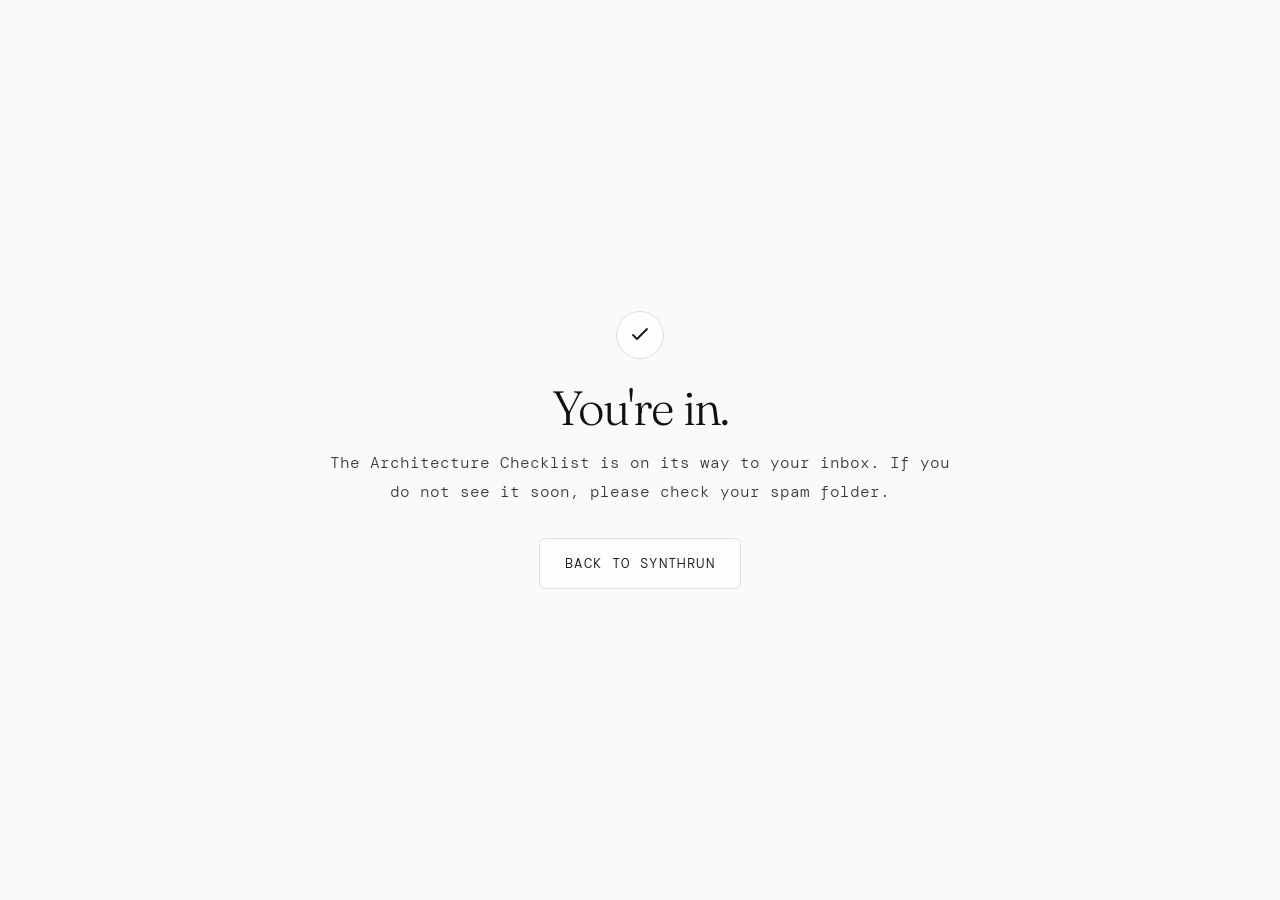
<file: thank-you.html>
<!DOCTYPE html>
<html lang="en">
<head>
  <meta charset="UTF-8">
  <meta name="viewport" content="width=device-width, initial-scale=1.0">
  <meta name="robots" content="noindex">
  <meta name="description" content="Thank you for subscribing to Synthrun's Architecture Checklist.">
  <title>You're in. — Synthrun</title>
  <link rel="preconnect" href="https://fonts.googleapis.com">
  <link href="https://fonts.googleapis.com/css2?family=Fraunces:ital,opsz,wght@0,9..144,300;0,9..144,400;1,9..144,300;1,9..144,400&family=DM+Mono:wght@300;400;500&display=swap" rel="stylesheet">
  <style>
    :root {
      color-scheme: light;
      --white: #fafaf8;
      --off: #f2f1ee;
      --ink: #111110;
      --ink2: #3a3a38;
      --ink3: #888884;
      --ink4: #c4c4be;
      --rule: #e0dfd9;
      --accent: #111110;
      --nav-bg: rgba(250,250,248,0.94);
      --surface: rgba(255,255,255,0.75);
      --glow: radial-gradient(circle at 20% 20%, rgba(17,17,16,0.08), rgba(17,17,16,0) 55%);
    }

    @media (prefers-color-scheme: dark) {
      :root {
        --white: #101114;
        --off: #181a1f;
        --ink: #eceae2;
        --ink2: #c4c0b5;
        --ink3: #989388;
        --ink4: #646055;
        --rule: #2b2e35;
        --accent: #eceae2;
        --nav-bg: rgba(16,17,20,0.9);
        --surface: rgba(24,26,31,0.82);
        --glow: radial-gradient(circle at 20% 20%, rgba(236,234,226,0.08), rgba(236,234,226,0) 55%);
      }
    }

    * { box-sizing: border-box; margin: 0; padding: 0; }
    html { font-family: 'DM Mono', monospace; background: var(--white); color: var(--ink); }
    body {
      min-height: 100vh;
      background: var(--white);
      color: var(--ink);
      font-family: 'DM Mono', monospace;
      font-weight: 300;
      display: grid;
      place-items: center;
      padding: 2rem;
      text-align: center;
    }
    main {
      max-width: 40rem;
      width: 100%;
    }
    .page-icon {
      width: 3rem;
      height: 3rem;
      margin: 0 auto 1.5rem;
      border-radius: 999px;
      display: grid;
      place-items: center;
      background: var(--surface);
      border: 1px solid var(--rule);
      color: var(--accent);
    }
    .page-icon svg {
      width: 1.5rem;
      height: 1.5rem;
      stroke: currentColor;
      stroke-width: 1.8;
      fill: none;
      stroke-linecap: round;
      stroke-linejoin: round;
    }
    h1 {
      margin-bottom: 1rem;
      font-family: 'Fraunces', serif;
      font-size: clamp(2.2rem, 5vw, 3rem);
      font-weight: 300;
      letter-spacing: -0.03em;
      line-height: 1.05;
    }
    p {
      margin-bottom: 2rem;
      color: var(--ink2);
      font-size: 1rem;
      line-height: 1.8;
    }
    a {
      display: inline-flex;
      align-items: center;
      justify-content: center;
      padding: 1rem 1.6rem;
      border: 1px solid var(--rule);
      border-radius: 0.35rem;
      background: var(--surface);
      color: var(--ink);
      text-decoration: none;
      font-family: 'DM Mono', monospace;
      font-size: 0.85rem;
      letter-spacing: 0.1em;
      text-transform: uppercase;
      transition: transform 0.25s ease, background 0.25s ease;
    }
    a:hover {
      transform: translateY(-1px);
      background: var(--off);
    }
  </style>
</head>
<body>
  <main>
    <div class="page-icon" aria-hidden="true">
      <svg viewBox="0 0 24 24"><path d="M5 12l4 4L19 6"></path></svg>
    </div>
    <h1>You're in.</h1>
    <p>The Architecture Checklist is on its way to your inbox. If you do not see it soon, please check your spam folder.</p>
    <a href="/">Back to Synthrun</a>
  </main>
</body>
</html>
</file>
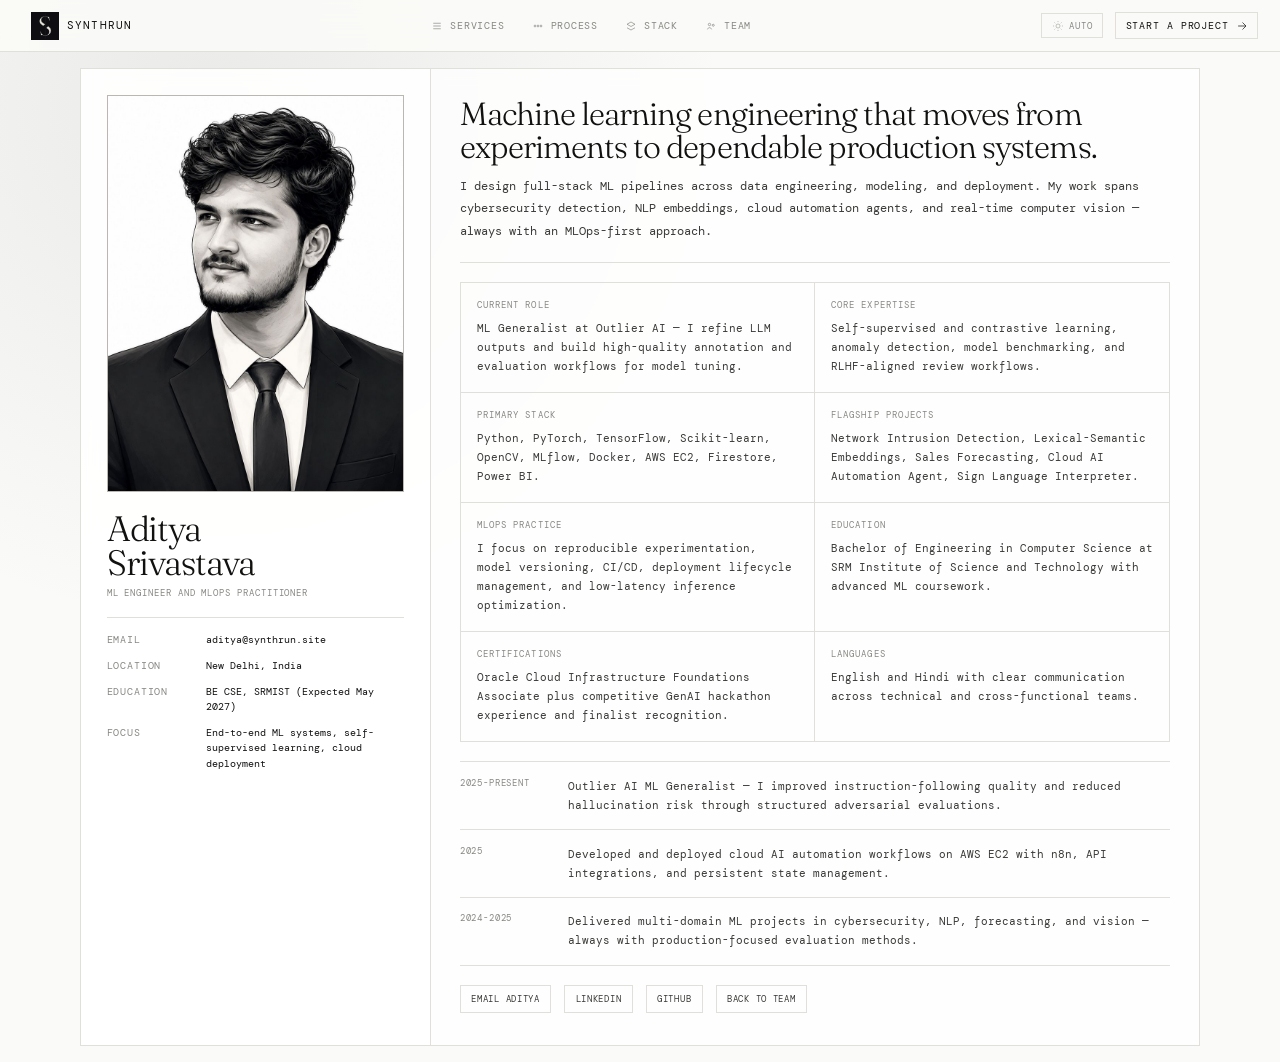
<file: aditya/aditya.html>
<!DOCTYPE html>
<html lang="en">
<head>
<meta charset="UTF-8">
<meta name="viewport" content="width=device-width, initial-scale=1.0">
<meta name="color-scheme" content="light dark">
<title>Aditya Srivastava - Synthrun Team Profile</title>
  <meta name="description" content="Aditya Srivastava — ML engineer building full-stack ML pipelines for cybersecurity detection, NLP embeddings, cloud automation, and real-time computer vision.">
  <meta name="robots" content="index, follow">
  <link rel="canonical" href="https://synthrun.site/aditya/aditya.html">
  <meta property="og:title" content="Aditya Srivastava - Synthrun Team Profile">
  <meta property="og:description" content="Aditya Srivastava — ML engineer building full-stack ML pipelines for cybersecurity detection, NLP embeddings, cloud automation, and real-time computer vision.">
  <meta property="og:type" content="profile">
  <meta property="og:url" content="https://synthrun.site/aditya/aditya.html">
  <meta property="og:image" content="https://synthrun.site/logo/logo.png">
  <meta name="twitter:card" content="summary_large_image">
  <meta name="twitter:title" content="Aditya Srivastava - Synthrun Team Profile">
  <meta name="twitter:description" content="Aditya Srivastava — ML engineer building full-stack ML pipelines for cybersecurity detection, NLP embeddings, cloud automation, and real-time computer vision.">
  <meta name="twitter:image" content="https://synthrun.site/logo/logo.png">
  <script type="application/ld+json">
  {
    "@context": "https://schema.org",
    "@type": "Person",
    "name": "Aditya Srivastava",
    "url": "https://synthrun.site/aditya/aditya.html",
    "image": "https://synthrun.site/logo/logo.png",
    "jobTitle": "ML Engineer",
    "worksFor": {"@type":"Organization","name":"Synthrun","url":"https://synthrun.site/"}
  }
  </script>
<link rel="preconnect" href="https://fonts.googleapis.com">
<link href="https://fonts.googleapis.com/css2?family=Fraunces:ital,opsz,wght@0,9..144,300;0,9..144,400;1,9..144,300&family=DM+Mono:wght@300;400;500&display=swap" rel="stylesheet">
<link rel="stylesheet" href="profile-theme.css">
</head>
<body>
<nav>
  <a href="../index.html#top" class="nav-logo"><img src="/logo/logo.png" alt="Synthrun logo" class="nav-logo-img" width="28" height="28"><span>Synthrun</span></a>
  <div class="nav-center">
    <a href="../index.html#services"><svg viewBox="0 0 24 24" aria-hidden="true"><path d="M4.5 6.5h15M4.5 12h15M4.5 17.5h15"></path></svg><span>Services</span></a>
    <a href="../index.html#process"><svg viewBox="0 0 24 24" aria-hidden="true"><circle cx="6" cy="12" r="1.8"></circle><circle cx="12" cy="12" r="1.8"></circle><circle cx="18" cy="12" r="1.8"></circle></svg><span>Process</span></a>
    <a href="../index.html#stack"><svg viewBox="0 0 24 24" aria-hidden="true"><path d="M4 8.5 12 4l8 4.5-8 4.5-8-4.5ZM4 15.5 12 20l8-4.5"></path></svg><span>Stack</span></a>
    <a href="../index.html#team"><svg viewBox="0 0 24 24" aria-hidden="true"><circle cx="9" cy="9" r="2.4"></circle><circle cx="16.5" cy="10.5" r="2"></circle><path d="M4.8 18.8c.9-2.2 2.4-3.5 4.2-3.5 1.9 0 3.4 1.3 4.3 3.5"></path></svg><span>Team</span></a>
  </div>
  <div class="nav-right">
    <button type="button" class="theme-btn" id="themeBtn" aria-label="Switch theme mode"><svg viewBox="0 0 24 24" aria-hidden="true"><circle cx="12" cy="12" r="4"></circle><path d="M12 2v2.2M12 19.8V22M4.9 4.9l1.6 1.6M17.5 17.5l1.6 1.6M2 12h2.2M19.8 12H22M4.9 19.1l1.6-1.6M17.5 6.5l1.6-1.6"></path></svg><span id="themeLabel">Auto</span></button>
    <a href="../index.html#contact"><span>Start a project</span><svg viewBox="0 0 24 24" aria-hidden="true"><path d="M5 12h14M13.5 5.5 20 12l-6.5 6.5"></path></svg></a>
  </div>
</nav>

<div class="page">
  <div class="layout">
    <aside class="sidebar reveal r1">
      <div class="image-placeholder profile-avatar" aria-label="Aditya Srivastava profile photo">
        <img class="profile-avatar-img" src="../pfps/aditya/aditya_light.jpeg" data-light="../pfps/aditya/aditya_light.jpeg" data-dark="../pfps/aditya/aditya_dark.jpeg" alt="Aditya Srivastava profile photo" loading="eager" decoding="async">
      </div>
      <h1 class="name">Aditya<br>Srivastava</h1>
      <p class="role">ML Engineer and MLOps Practitioner</p>
      <div class="key">
        <div class="key-row"><span>Email</span><span>aditya@synthrun.site</span></div>
        <div class="key-row"><span>Location</span><span>New Delhi, India</span></div>
        <div class="key-row"><span>Education</span><span>BE CSE, SRMIST (Expected May 2027)</span></div>
        <div class="key-row"><span>Focus</span><span>End-to-end ML systems, self-supervised learning, cloud deployment</span></div>
      </div>
    </aside>

    <main class="main">
      <section class="hero reveal r2">
        <h2 class="headline">Machine learning engineering that moves from experiments to dependable production systems.</h2>
        <p class="summary">I design full-stack ML pipelines across data engineering, modeling, and deployment. My work spans cybersecurity detection, NLP embeddings, cloud automation agents, and real-time computer vision — always with an MLOps-first approach.</p>
      </section>

      <section class="blocks reveal r3" aria-label="Aditya Srivastava full details">
        <article class="block"><h3>Current Role</h3><p>ML Generalist at Outlier AI — I refine LLM outputs and build high-quality annotation and evaluation workflows for model tuning.</p></article>
        <article class="block"><h3>Core Expertise</h3><p>Self-supervised and contrastive learning, anomaly detection, model benchmarking, and RLHF-aligned review workflows.</p></article>
        <article class="block"><h3>Primary Stack</h3><p>Python, PyTorch, TensorFlow, Scikit-learn, OpenCV, MLflow, Docker, AWS EC2, Firestore, Power BI.</p></article>
        <article class="block"><h3>Flagship Projects</h3><p>Network Intrusion Detection, Lexical-Semantic Embeddings, Sales Forecasting, Cloud AI Automation Agent, Sign Language Interpreter.</p></article>
        <article class="block"><h3>MLOps Practice</h3><p>I focus on reproducible experimentation, model versioning, CI/CD, deployment lifecycle management, and low-latency inference optimization.</p></article>
        <article class="block"><h3>Education</h3><p>Bachelor of Engineering in Computer Science at SRM Institute of Science and Technology with advanced ML coursework.</p></article>
        <article class="block"><h3>Certifications</h3><p>Oracle Cloud Infrastructure Foundations Associate plus competitive GenAI hackathon experience and finalist recognition.</p></article>
        <article class="block"><h3>Languages</h3><p>English and Hindi with clear communication across technical and cross-functional teams.</p></article>
      </section>

      <section class="timeline reveal r4" aria-label="Aditya Srivastava timeline">
        <div class="event"><span class="event-year">2025-Present</span><p class="event-text">Outlier AI ML Generalist — I improved instruction-following quality and reduced hallucination risk through structured adversarial evaluations.</p></div>
        <div class="event"><span class="event-year">2025</span><p class="event-text">Developed and deployed cloud AI automation workflows on AWS EC2 with n8n, API integrations, and persistent state management.</p></div>
        <div class="event"><span class="event-year">2024-2025</span><p class="event-text">Delivered multi-domain ML projects in cybersecurity, NLP, forecasting, and vision — always with production-focused evaluation methods.</p></div>
      </section>

      <div class="contact reveal r5">
        <a class="pill" href="mailto:aditya@synthrun.site">Email Aditya</a>
        <a class="pill" href="https://linkedin.com/in/as0097" target="_blank" rel="noopener noreferrer">LinkedIn</a>
        <a class="pill" href="https://github.com/aditya-ig10" target="_blank" rel="noopener noreferrer">GitHub</a>
        <a class="pill" href="index.html#team">Back to team</a>
      </div>
    </main>
  </div>
</div>

<script src="profile-theme.js"></script>
</body>
</html>
</file>
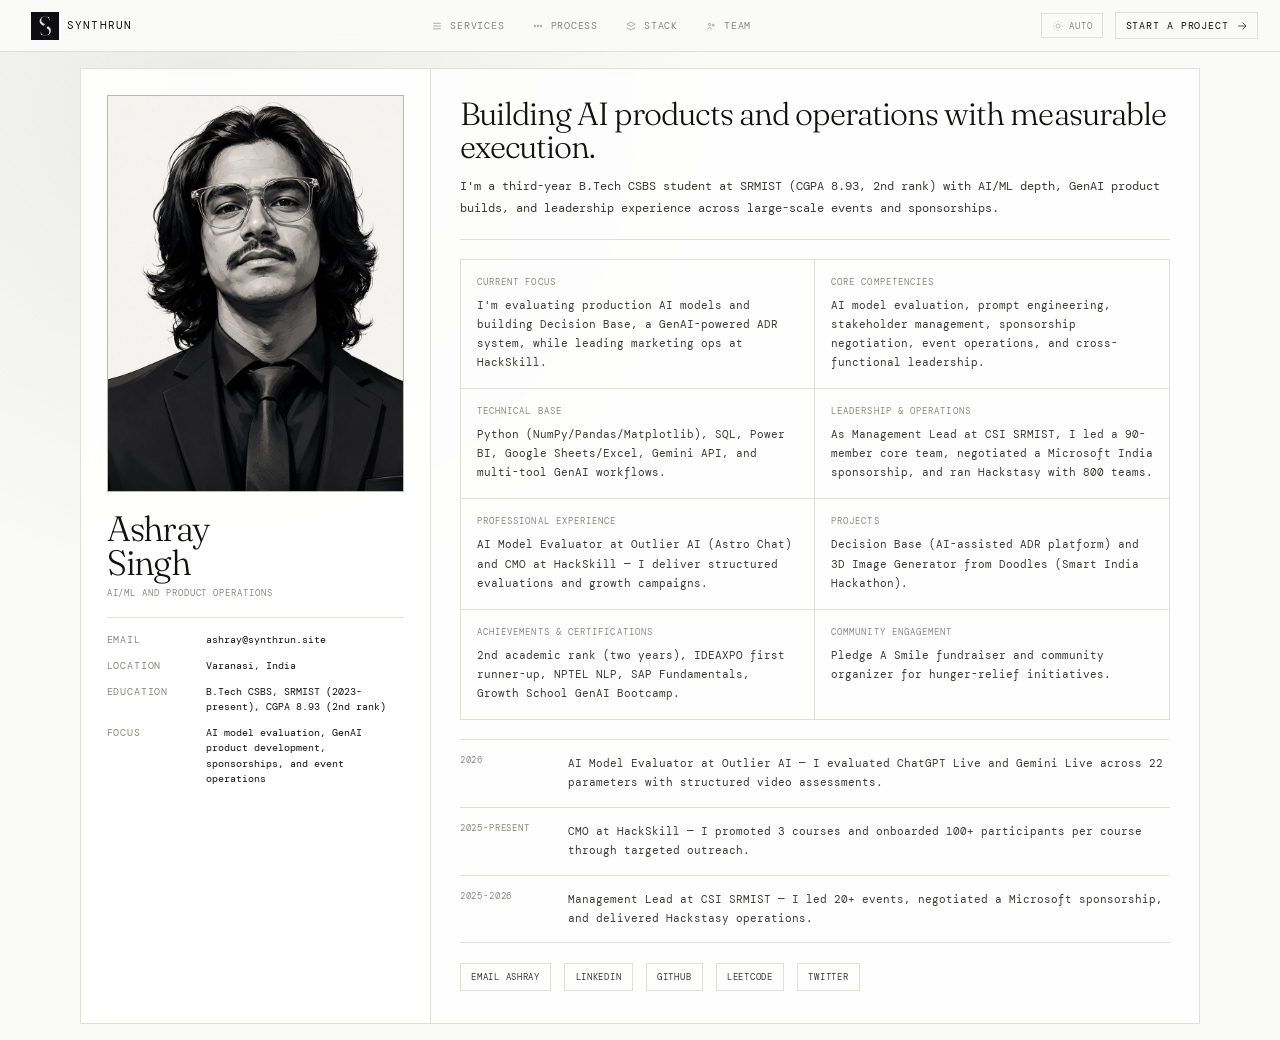
<file: ashray/ashray.html>
<!DOCTYPE html>
<html lang="en">
<head>
<meta charset="UTF-8">
<meta name="viewport" content="width=device-width, initial-scale=1.0">
<meta name="color-scheme" content="light dark">
<title>Ashray Singh - Synthrun Team Profile</title>
  <meta name="description" content="Ashray Singh — AI/ML and product operations leader focused on model evaluation, GenAI product development, and large-scale execution.">
  <meta name="robots" content="index, follow">
  <link rel="canonical" href="https://synthrun.site/ashray/ashray.html">
  <meta property="og:title" content="Ashray Singh - Synthrun Team Profile">
  <meta property="og:description" content="Ashray Singh — AI/ML and product operations leader focused on model evaluation, GenAI product development, and large-scale execution.">
  <meta property="og:type" content="profile">
  <meta property="og:url" content="https://synthrun.site/ashray/ashray.html">
  <meta property="og:image" content="https://synthrun.site/logo/logo.png">
  <meta name="twitter:card" content="summary_large_image">
  <meta name="twitter:title" content="Ashray Singh - Synthrun Team Profile">
  <meta name="twitter:description" content="Ashray Singh — AI/ML and product operations leader focused on model evaluation, GenAI product development, and large-scale execution.">
  <meta name="twitter:image" content="https://synthrun.site/logo/logo.png">
  <script type="application/ld+json">
  {
    "@context": "https://schema.org",
    "@type": "Person",
    "name": "Ashray Singh",
    "url": "https://synthrun.site/ashray/ashray.html",
    "image": "https://synthrun.site/logo/logo.png",
    "jobTitle": "AI/ML and Product Operations",
    "worksFor": {"@type":"Organization","name":"Synthrun","url":"https://synthrun.site/"}
  }
  </script>
<link rel="preconnect" href="https://fonts.googleapis.com">
<link href="https://fonts.googleapis.com/css2?family=Fraunces:ital,opsz,wght@0,9..144,300;0,9..144,400;1,9..144,300&family=DM+Mono:wght@300;400;500&display=swap" rel="stylesheet">
<link rel="stylesheet" href="profile-theme.css">
</head>
<body>
<nav>
  <a href="../index.html#top" class="nav-logo"><img src="/logo/logo.png" alt="Synthrun logo" class="nav-logo-img" width="28" height="28"><span>Synthrun</span></a>
  <div class="nav-center">
    <a href="../index.html#services"><svg viewBox="0 0 24 24" aria-hidden="true"><path d="M4.5 6.5h15M4.5 12h15M4.5 17.5h15"></path></svg><span>Services</span></a>
    <a href="../index.html#process"><svg viewBox="0 0 24 24" aria-hidden="true"><circle cx="6" cy="12" r="1.8"></circle><circle cx="12" cy="12" r="1.8"></circle><circle cx="18" cy="12" r="1.8"></circle></svg><span>Process</span></a>
    <a href="../index.html#stack"><svg viewBox="0 0 24 24" aria-hidden="true"><path d="M4 8.5 12 4l8 4.5-8 4.5-8-4.5ZM4 15.5 12 20l8-4.5"></path></svg><span>Stack</span></a>
    <a href="../index.html#team"><svg viewBox="0 0 24 24" aria-hidden="true"><circle cx="9" cy="9" r="2.4"></circle><circle cx="16.5" cy="10.5" r="2"></circle><path d="M4.8 18.8c.9-2.2 2.4-3.5 4.2-3.5 1.9 0 3.4 1.3 4.3 3.5"></path></svg><span>Team</span></a>
  </div>
  <div class="nav-right">
    <button type="button" class="theme-btn" id="themeBtn" aria-label="Switch theme mode"><svg viewBox="0 0 24 24" aria-hidden="true"><circle cx="12" cy="12" r="4"></circle><path d="M12 2v2.2M12 19.8V22M4.9 4.9l1.6 1.6M17.5 17.5l1.6 1.6M2 12h2.2M19.8 12H22M4.9 19.1l1.6-1.6M17.5 6.5l1.6-1.6"></path></svg><span id="themeLabel">Auto</span></button>
    <a href="../index.html#contact"><span>Start a project</span><svg viewBox="0 0 24 24" aria-hidden="true"><path d="M5 12h14M13.5 5.5 20 12l-6.5 6.5"></path></svg></a>
  </div>
</nav>

<div class="page">
  <div class="layout">
    <aside class="sidebar reveal r1">
      <div class="image-placeholder profile-avatar" aria-label="Ashray Singh profile photo">
        <img class="profile-avatar-img" src="../pfps/ashray/ashray_light.jpeg" data-light="../pfps/ashray/ashray_light.jpeg" data-dark="../pfps/ashray/ashray_dark.jpeg" alt="Ashray Singh profile photo" loading="eager" decoding="async">
      </div>
      <h1 class="name">Ashray<br>Singh</h1>
      <p class="role">AI/ML and Product Operations</p>
      <div class="key">
        <div class="key-row"><span>Email</span><span>ashray@synthrun.site</span></div>
        <div class="key-row"><span>Location</span><span>Varanasi, India</span></div>
        <div class="key-row"><span>Education</span><span>B.Tech CSBS, SRMIST (2023-present), CGPA 8.93 (2nd rank)</span></div>
        <div class="key-row"><span>Focus</span><span>AI model evaluation, GenAI product development, sponsorships, and event operations</span></div>
      </div>
    </aside>

    <main class="main">
      <section class="hero reveal r2">
        <h2 class="headline">Building AI products and operations with measurable execution.</h2>
        <p class="summary">I'm a third-year B.Tech CSBS student at SRMIST (CGPA 8.93, 2nd rank) with AI/ML depth, GenAI product builds, and leadership experience across large-scale events and sponsorships.</p>
      </section>

      <section class="blocks reveal r3" aria-label="Ashray Singh full details">
        <article class="block"><h3>Current Focus</h3><p>I'm evaluating production AI models and building Decision Base, a GenAI-powered ADR system, while leading marketing ops at HackSkill.</p></article>
        <article class="block"><h3>Core Competencies</h3><p>AI model evaluation, prompt engineering, stakeholder management, sponsorship negotiation, event operations, and cross-functional leadership.</p></article>
        <article class="block"><h3>Technical Base</h3><p>Python (NumPy/Pandas/Matplotlib), SQL, Power BI, Google Sheets/Excel, Gemini API, and multi-tool GenAI workflows.</p></article>
        <article class="block"><h3>Leadership &amp; Operations</h3><p>As Management Lead at CSI SRMIST, I led a 90-member core team, negotiated a Microsoft India sponsorship, and ran Hackstasy with 800 teams.</p></article>
        <article class="block"><h3>Professional Experience</h3><p>AI Model Evaluator at Outlier AI (Astro Chat) and CMO at HackSkill — I deliver structured evaluations and growth campaigns.</p></article>
        <article class="block"><h3>Projects</h3><p>Decision Base (AI-assisted ADR platform) and 3D Image Generator from Doodles (Smart India Hackathon).</p></article>
        <article class="block"><h3>Achievements &amp; Certifications</h3><p>2nd academic rank (two years), IDEAXPO first runner-up, NPTEL NLP, SAP Fundamentals, Growth School GenAI Bootcamp.</p></article>
        <article class="block"><h3>Community Engagement</h3><p>Pledge A Smile fundraiser and community organizer for hunger-relief initiatives.</p></article>
      </section>

      <section class="timeline reveal r4" aria-label="Ashray Singh timeline">
        <div class="event"><span class="event-year">2026</span><p class="event-text">AI Model Evaluator at Outlier AI — I evaluated ChatGPT Live and Gemini Live across 22 parameters with structured video assessments.</p></div>
        <div class="event"><span class="event-year">2025-Present</span><p class="event-text">CMO at HackSkill — I promoted 3 courses and onboarded 100+ participants per course through targeted outreach.</p></div>
        <div class="event"><span class="event-year">2025-2026</span><p class="event-text">Management Lead at CSI SRMIST — I led 20+ events, negotiated a Microsoft sponsorship, and delivered Hackstasy operations.</p></div>
      </section>

      <div class="contact reveal r5">
        <a class="pill" href="mailto:ashray@synthrun.site">Email Ashray</a>
        <a class="pill" href="https://www.linkedin.com/in/ashray08/" target="_blank" rel="noopener noreferrer">LinkedIn</a>
        <a class="pill" href="https://github.com/MeChan-IC" target="_blank" rel="noopener noreferrer">GitHub</a>
        <a class="pill" href="https://leetcode.com/u/MiyukiDecodes925/" target="_blank" rel="noopener noreferrer">LeetCode</a>
        <a class="pill" href="https://x.com/_ashray_s_" target="_blank" rel="noopener noreferrer">Twitter</a>
      </div>
    </main>
  </div>
</div>

<script src="profile-theme.js"></script>
</body>
</html>
</file>
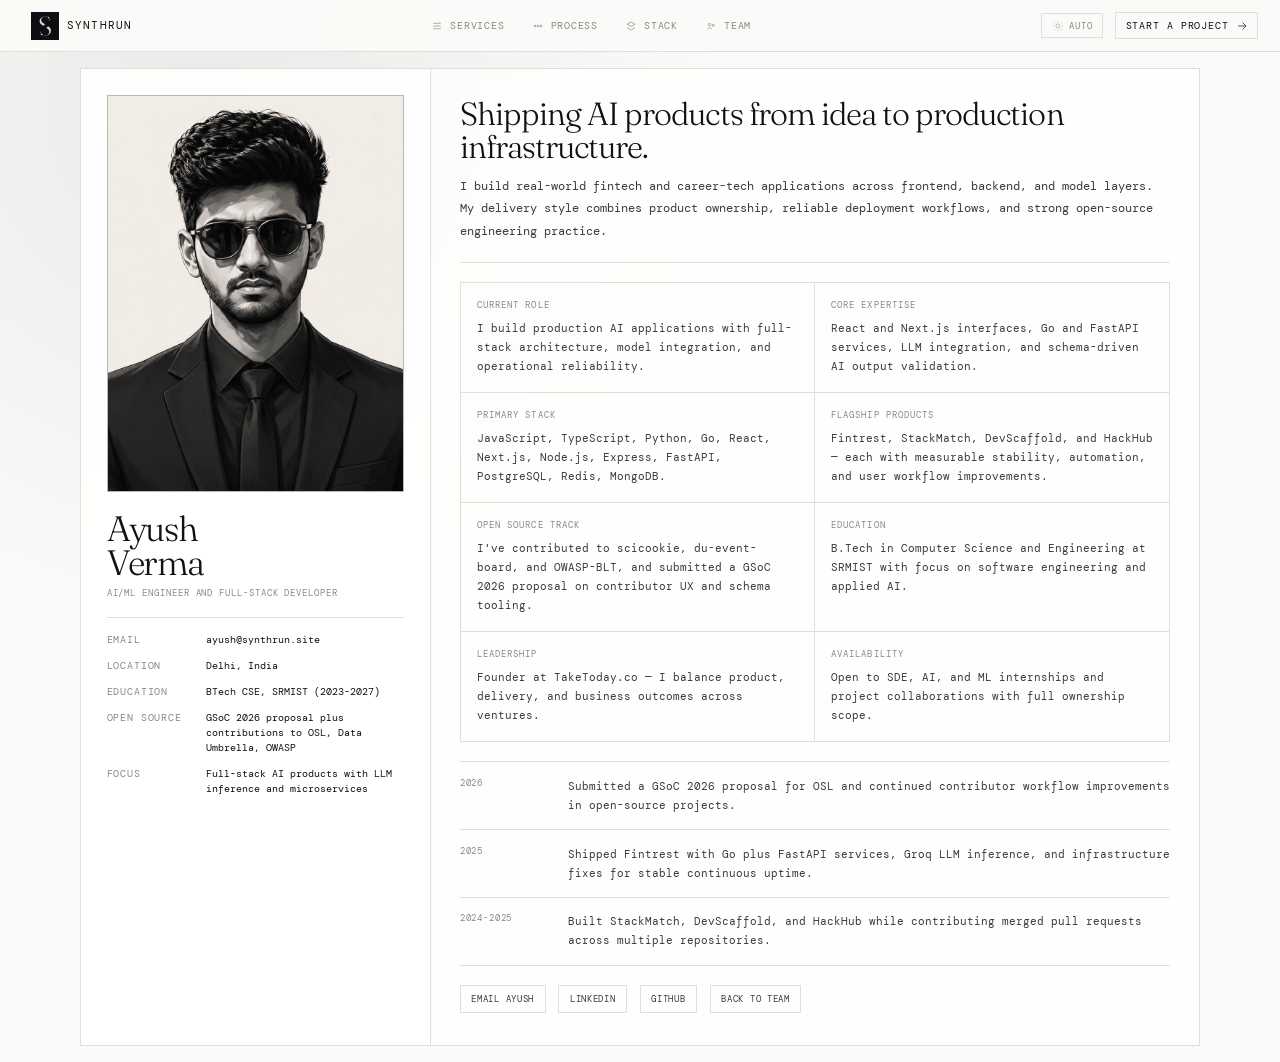
<file: ayush/ayush.html>
<!DOCTYPE html>
<html lang="en">
<head>
<meta charset="UTF-8">
<meta name="viewport" content="width=device-width, initial-scale=1.0">
<meta name="color-scheme" content="light dark">
<title>Ayush Verma - Synthrun Team Profile</title>
  <meta name="description" content="Ayush Verma — AI/ML engineer and full-stack developer building fintech and career-tech applications, LLM integrations, and reliable deployment workflows.">
  <meta name="robots" content="index, follow">
  <link rel="canonical" href="https://synthrun.site/ayush/ayush.html">
  <meta property="og:title" content="Ayush Verma - Synthrun Team Profile">
  <meta property="og:description" content="Ayush Verma — AI/ML engineer and full-stack developer building fintech and career-tech applications, LLM integrations, and reliable deployment workflows.">
  <meta property="og:type" content="profile">
  <meta property="og:url" content="https://synthrun.site/ayush/ayush.html">
  <meta property="og:image" content="https://synthrun.site/logo/logo.png">
  <meta name="twitter:card" content="summary_large_image">
  <meta name="twitter:title" content="Ayush Verma - Synthrun Team Profile">
  <meta name="twitter:description" content="Ayush Verma — AI/ML engineer and full-stack developer building fintech and career-tech applications, LLM integrations, and reliable deployment workflows.">
  <meta name="twitter:image" content="https://synthrun.site/logo/logo.png">
  <script type="application/ld+json">
  {
    "@context": "https://schema.org",
    "@type": "Person",
    "name": "Ayush Verma",
    "url": "https://synthrun.site/ayush/ayush.html",
    "image": "https://synthrun.site/logo/logo.png",
    "jobTitle": "AI/ML Engineer",
    "worksFor": {"@type":"Organization","name":"Synthrun","url":"https://synthrun.site/"}
  }
  </script>
<link rel="preconnect" href="https://fonts.googleapis.com">
<link href="https://fonts.googleapis.com/css2?family=Fraunces:ital,opsz,wght@0,9..144,300;0,9..144,400;1,9..144,300&family=DM+Mono:wght@300;400;500&display=swap" rel="stylesheet">
<link rel="stylesheet" href="profile-theme.css">
</head>
<body>
<nav>
  <a href="../index.html#top" class="nav-logo"><img src="/logo/logo.png" alt="Synthrun logo" class="nav-logo-img" width="28" height="28"><span>Synthrun</span></a>
  <div class="nav-center">
    <a href="../index.html#services"><svg viewBox="0 0 24 24" aria-hidden="true"><path d="M4.5 6.5h15M4.5 12h15M4.5 17.5h15"></path></svg><span>Services</span></a>
    <a href="../index.html#process"><svg viewBox="0 0 24 24" aria-hidden="true"><circle cx="6" cy="12" r="1.8"></circle><circle cx="12" cy="12" r="1.8"></circle><circle cx="18" cy="12" r="1.8"></circle></svg><span>Process</span></a>
    <a href="../index.html#stack"><svg viewBox="0 0 24 24" aria-hidden="true"><path d="M4 8.5 12 4l8 4.5-8 4.5-8-4.5ZM4 15.5 12 20l8-4.5"></path></svg><span>Stack</span></a>
    <a href="../index.html#team"><svg viewBox="0 0 24 24" aria-hidden="true"><circle cx="9" cy="9" r="2.4"></circle><circle cx="16.5" cy="10.5" r="2"></circle><path d="M4.8 18.8c.9-2.2 2.4-3.5 4.2-3.5 1.9 0 3.4 1.3 4.3 3.5"></path></svg><span>Team</span></a>
  </div>
  <div class="nav-right">
    <button type="button" class="theme-btn" id="themeBtn" aria-label="Switch theme mode"><svg viewBox="0 0 24 24" aria-hidden="true"><circle cx="12" cy="12" r="4"></circle><path d="M12 2v2.2M12 19.8V22M4.9 4.9l1.6 1.6M17.5 17.5l1.6 1.6M2 12h2.2M19.8 12H22M4.9 19.1l1.6-1.6M17.5 6.5l1.6-1.6"></path></svg><span id="themeLabel">Auto</span></button>
    <a href="../index.html#contact"><span>Start a project</span><svg viewBox="0 0 24 24" aria-hidden="true"><path d="M5 12h14M13.5 5.5 20 12l-6.5 6.5"></path></svg></a>
  </div>
</nav>

<div class="page">
  <div class="layout">
    <aside class="sidebar reveal r1">
      <div class="image-placeholder profile-avatar" aria-label="Ayush Verma profile photo">
        <img class="profile-avatar-img" src="../pfps/ayush/ayush_light.jpeg" data-light="../pfps/ayush/ayush_light.jpeg" data-dark="../pfps/ayush/ayush_dark.jpeg" alt="Ayush Verma profile photo" loading="eager" decoding="async">
      </div>
      <h1 class="name">Ayush<br>Verma</h1>
      <p class="role">AI/ML Engineer and Full-Stack Developer</p>
      <div class="key">
        <div class="key-row"><span>Email</span><span>ayush@synthrun.site</span></div>
        <div class="key-row"><span>Location</span><span>Delhi, India</span></div>
        <div class="key-row"><span>Education</span><span>BTech CSE, SRMIST (2023-2027)</span></div>
        <div class="key-row"><span>Open Source</span><span>GSoC 2026 proposal plus contributions to OSL, Data Umbrella, OWASP</span></div>
        <div class="key-row"><span>Focus</span><span>Full-stack AI products with LLM inference and microservices</span></div>
      </div>
    </aside>

    <main class="main">
      <section class="hero reveal r2">
        <h2 class="headline">Shipping AI products from idea to production infrastructure.</h2>
        <p class="summary">I build real-world fintech and career-tech applications across frontend, backend, and model layers. My delivery style combines product ownership, reliable deployment workflows, and strong open-source engineering practice.</p>
      </section>

      <section class="blocks reveal r3" aria-label="Ayush Verma full details">
        <article class="block"><h3>Current Role</h3><p>I build production AI applications with full-stack architecture, model integration, and operational reliability.</p></article>
        <article class="block"><h3>Core Expertise</h3><p>React and Next.js interfaces, Go and FastAPI services, LLM integration, and schema-driven AI output validation.</p></article>
        <article class="block"><h3>Primary Stack</h3><p>JavaScript, TypeScript, Python, Go, React, Next.js, Node.js, Express, FastAPI, PostgreSQL, Redis, MongoDB.</p></article>
        <article class="block"><h3>Flagship Products</h3><p>Fintrest, StackMatch, DevScaffold, and HackHub — each with measurable stability, automation, and user workflow improvements.</p></article>
        <article class="block"><h3>Open Source Track</h3><p>I've contributed to scicookie, du-event-board, and OWASP-BLT, and submitted a GSoC 2026 proposal on contributor UX and schema tooling.</p></article>
        <article class="block"><h3>Education</h3><p>B.Tech in Computer Science and Engineering at SRMIST with focus on software engineering and applied AI.</p></article>
        <article class="block"><h3>Leadership</h3><p>Founder at TakeToday.co — I balance product, delivery, and business outcomes across ventures.</p></article>
        <article class="block"><h3>Availability</h3><p>Open to SDE, AI, and ML internships and project collaborations with full ownership scope.</p></article>
      </section>

      <section class="timeline reveal r4" aria-label="Ayush Verma timeline">
        <div class="event"><span class="event-year">2026</span><p class="event-text">Submitted a GSoC 2026 proposal for OSL and continued contributor workflow improvements in open-source projects.</p></div>
        <div class="event"><span class="event-year">2025</span><p class="event-text">Shipped Fintrest with Go plus FastAPI services, Groq LLM inference, and infrastructure fixes for stable continuous uptime.</p></div>
        <div class="event"><span class="event-year">2024-2025</span><p class="event-text">Built StackMatch, DevScaffold, and HackHub while contributing merged pull requests across multiple repositories.</p></div>
      </section>

      <div class="contact reveal r5">
        <a class="pill" href="mailto:ayush@synthrun.site">Email Ayush</a>
        <a class="pill" href="https://linkedin.com/in/ayushverma567" target="_blank" rel="noopener noreferrer">LinkedIn</a>
        <a class="pill" href="https://github.com/ayxsh678" target="_blank" rel="noopener noreferrer">GitHub</a>
        <a class="pill" href="index.html#team">Back to team</a>
      </div>
    </main>
  </div>
</div>

<script src="profile-theme.js"></script>
</body>
</html>
</file>
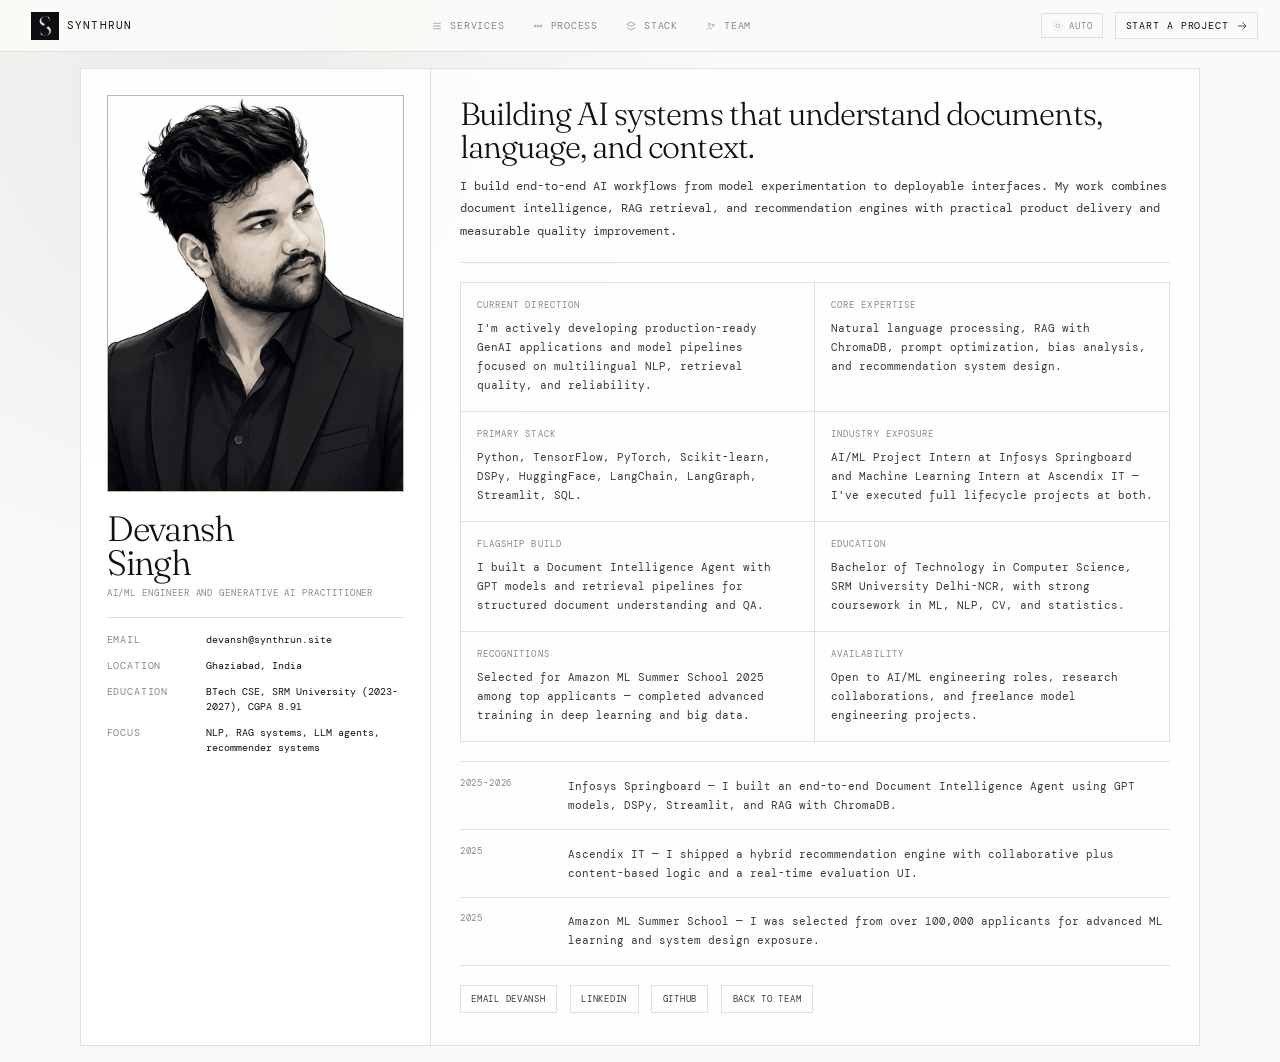
<file: devansh/devansh.html>
<!DOCTYPE html>
<html lang="en">
<head>
<meta charset="UTF-8">
<meta name="viewport" content="width=device-width, initial-scale=1.0">
<meta name="color-scheme" content="light dark">
<title>Devansh Singh - Synthrun Team Profile</title>
  <meta name="description" content="Devansh Singh — builds end-to-end AI workflows for document intelligence, RAG retrieval, and recommendation systems, from model experimentation to production.">
  <meta name="robots" content="index, follow">
  <link rel="canonical" href="https://synthrun.site/devansh/devansh.html">
  <meta property="og:title" content="Devansh Singh - Synthrun Team Profile">
  <meta property="og:description" content="Devansh Singh — builds end-to-end AI workflows for document intelligence, RAG retrieval, and recommendation systems, from model experimentation to production.">
  <meta property="og:type" content="profile">
  <meta property="og:url" content="https://synthrun.site/devansh/devansh.html">
  <meta property="og:image" content="https://synthrun.site/logo/logo.png">
  <meta name="twitter:card" content="summary_large_image">
  <meta name="twitter:title" content="Devansh Singh - Synthrun Team Profile">
  <meta name="twitter:description" content="Devansh Singh — builds end-to-end AI workflows for document intelligence, RAG retrieval, and recommendation systems, from model experimentation to production.">
  <meta name="twitter:image" content="https://synthrun.site/logo/logo.png">
  <script type="application/ld+json">
  {
    "@context": "https://schema.org",
    "@type": "Person",
    "name": "Devansh Singh",
    "url": "https://synthrun.site/devansh/devansh.html",
    "image": "https://synthrun.site/logo/logo.png",
    "jobTitle": "AI/ML Engineer",
    "worksFor": {"@type":"Organization","name":"Synthrun","url":"https://synthrun.site/"}
  }
  </script>
<link rel="preconnect" href="https://fonts.googleapis.com">
<link href="https://fonts.googleapis.com/css2?family=Fraunces:ital,opsz,wght@0,9..144,300;0,9..144,400;1,9..144,300&family=DM+Mono:wght@300;400;500&display=swap" rel="stylesheet">
<link rel="stylesheet" href="profile-theme.css">
</head>
<body>
<nav>
  <a href="../index.html#top" class="nav-logo"><img src="/logo/logo.png" alt="Synthrun logo" class="nav-logo-img" width="28" height="28"><span>Synthrun</span></a>
  <div class="nav-center">
    <a href="../index.html#services"><svg viewBox="0 0 24 24" aria-hidden="true"><path d="M4.5 6.5h15M4.5 12h15M4.5 17.5h15"></path></svg><span>Services</span></a>
    <a href="../index.html#process"><svg viewBox="0 0 24 24" aria-hidden="true"><circle cx="6" cy="12" r="1.8"></circle><circle cx="12" cy="12" r="1.8"></circle><circle cx="18" cy="12" r="1.8"></circle></svg><span>Process</span></a>
    <a href="../index.html#stack"><svg viewBox="0 0 24 24" aria-hidden="true"><path d="M4 8.5 12 4l8 4.5-8 4.5-8-4.5ZM4 15.5 12 20l8-4.5"></path></svg><span>Stack</span></a>
    <a href="../index.html#team"><svg viewBox="0 0 24 24" aria-hidden="true"><circle cx="9" cy="9" r="2.4"></circle><circle cx="16.5" cy="10.5" r="2"></circle><path d="M4.8 18.8c.9-2.2 2.4-3.5 4.2-3.5 1.9 0 3.4 1.3 4.3 3.5"></path></svg><span>Team</span></a>
  </div>
  <div class="nav-right">
    <button type="button" class="theme-btn" id="themeBtn" aria-label="Switch theme mode">
      <svg viewBox="0 0 24 24" aria-hidden="true"><circle cx="12" cy="12" r="4"></circle><path d="M12 2v2.2M12 19.8V22M4.9 4.9l1.6 1.6M17.5 17.5l1.6 1.6M2 12h2.2M19.8 12H22M4.9 19.1l1.6-1.6M17.5 6.5l1.6-1.6"></path></svg>
      <span id="themeLabel">Auto</span>
    </button>
    <a href="../index.html#contact"><span>Start a project</span><svg viewBox="0 0 24 24" aria-hidden="true"><path d="M5 12h14M13.5 5.5 20 12l-6.5 6.5"></path></svg></a>
  </div>
</nav>

<div class="page">
  <div class="layout">
    <aside class="sidebar reveal r1">
      <div class="image-placeholder profile-avatar" aria-label="Devansh Singh profile photo">
        <img class="profile-avatar-img" src="../pfps/devansh/devansh_light.jpeg" data-light="../pfps/devansh/devansh_light.jpeg" data-dark="../pfps/devansh/devansh_dark.jpeg" alt="Devansh Singh profile photo" loading="eager" decoding="async">
      </div>
      <h1 class="name">Devansh<br>Singh</h1>
      <p class="role">AI/ML Engineer and Generative AI Practitioner</p>
      <div class="key">
        <div class="key-row"><span>Email</span><span>devansh@synthrun.site</span></div>
        <div class="key-row"><span>Location</span><span>Ghaziabad, India</span></div>
        <div class="key-row"><span>Education</span><span>BTech CSE, SRM University (2023-2027), CGPA 8.91</span></div>
        <div class="key-row"><span>Focus</span><span>NLP, RAG systems, LLM agents, recommender systems</span></div>
      </div>
    </aside>

    <main class="main">
      <section class="hero reveal r2">
        <h2 class="headline">Building AI systems that understand documents, language, and context.</h2>
        <p class="summary">I build end-to-end AI workflows from model experimentation to deployable interfaces. My work combines document intelligence, RAG retrieval, and recommendation engines with practical product delivery and measurable quality improvement.</p>
      </section>

      <section class="blocks reveal r3" aria-label="Devansh Singh full details">
        <article class="block"><h3>Current Direction</h3><p>I'm actively developing production-ready GenAI applications and model pipelines focused on multilingual NLP, retrieval quality, and reliability.</p></article>
        <article class="block"><h3>Core Expertise</h3><p>Natural language processing, RAG with ChromaDB, prompt optimization, bias analysis, and recommendation system design.</p></article>
        <article class="block"><h3>Primary Stack</h3><p>Python, TensorFlow, PyTorch, Scikit-learn, DSPy, HuggingFace, LangChain, LangGraph, Streamlit, SQL.</p></article>
        <article class="block"><h3>Industry Exposure</h3><p>AI/ML Project Intern at Infosys Springboard and Machine Learning Intern at Ascendix IT — I've executed full lifecycle projects at both.</p></article>
        <article class="block"><h3>Flagship Build</h3><p>I built a Document Intelligence Agent with GPT models and retrieval pipelines for structured document understanding and QA.</p></article>
        <article class="block"><h3>Education</h3><p>Bachelor of Technology in Computer Science, SRM University Delhi-NCR, with strong coursework in ML, NLP, CV, and statistics.</p></article>
        <article class="block"><h3>Recognitions</h3><p>Selected for Amazon ML Summer School 2025 among top applicants — completed advanced training in deep learning and big data.</p></article>
        <article class="block"><h3>Availability</h3><p>Open to AI/ML engineering roles, research collaborations, and freelance model engineering projects.</p></article>
      </section>

      <section class="timeline reveal r4" aria-label="Devansh Singh timeline">
        <div class="event"><span class="event-year">2025-2026</span><p class="event-text">Infosys Springboard — I built an end-to-end Document Intelligence Agent using GPT models, DSPy, Streamlit, and RAG with ChromaDB.</p></div>
        <div class="event"><span class="event-year">2025</span><p class="event-text">Ascendix IT — I shipped a hybrid recommendation engine with collaborative plus content-based logic and a real-time evaluation UI.</p></div>
        <div class="event"><span class="event-year">2025</span><p class="event-text">Amazon ML Summer School — I was selected from over 100,000 applicants for advanced ML learning and system design exposure.</p></div>
      </section>

      <div class="contact reveal r5">
        <a class="pill" href="mailto:devansh@synthrun.site">Email Devansh</a>
        <a class="pill" href="https://linkedin.com/in/devansh-singh9" target="_blank" rel="noopener noreferrer">LinkedIn</a>
        <a class="pill" href="https://github.com/DevanshSrajput" target="_blank" rel="noopener noreferrer">GitHub</a>
        <a class="pill" href="index.html#team">Back to team</a>
      </div>
    </main>
  </div>
</div>

<script src="profile-theme.js"></script>
</body>
</html>
</file>
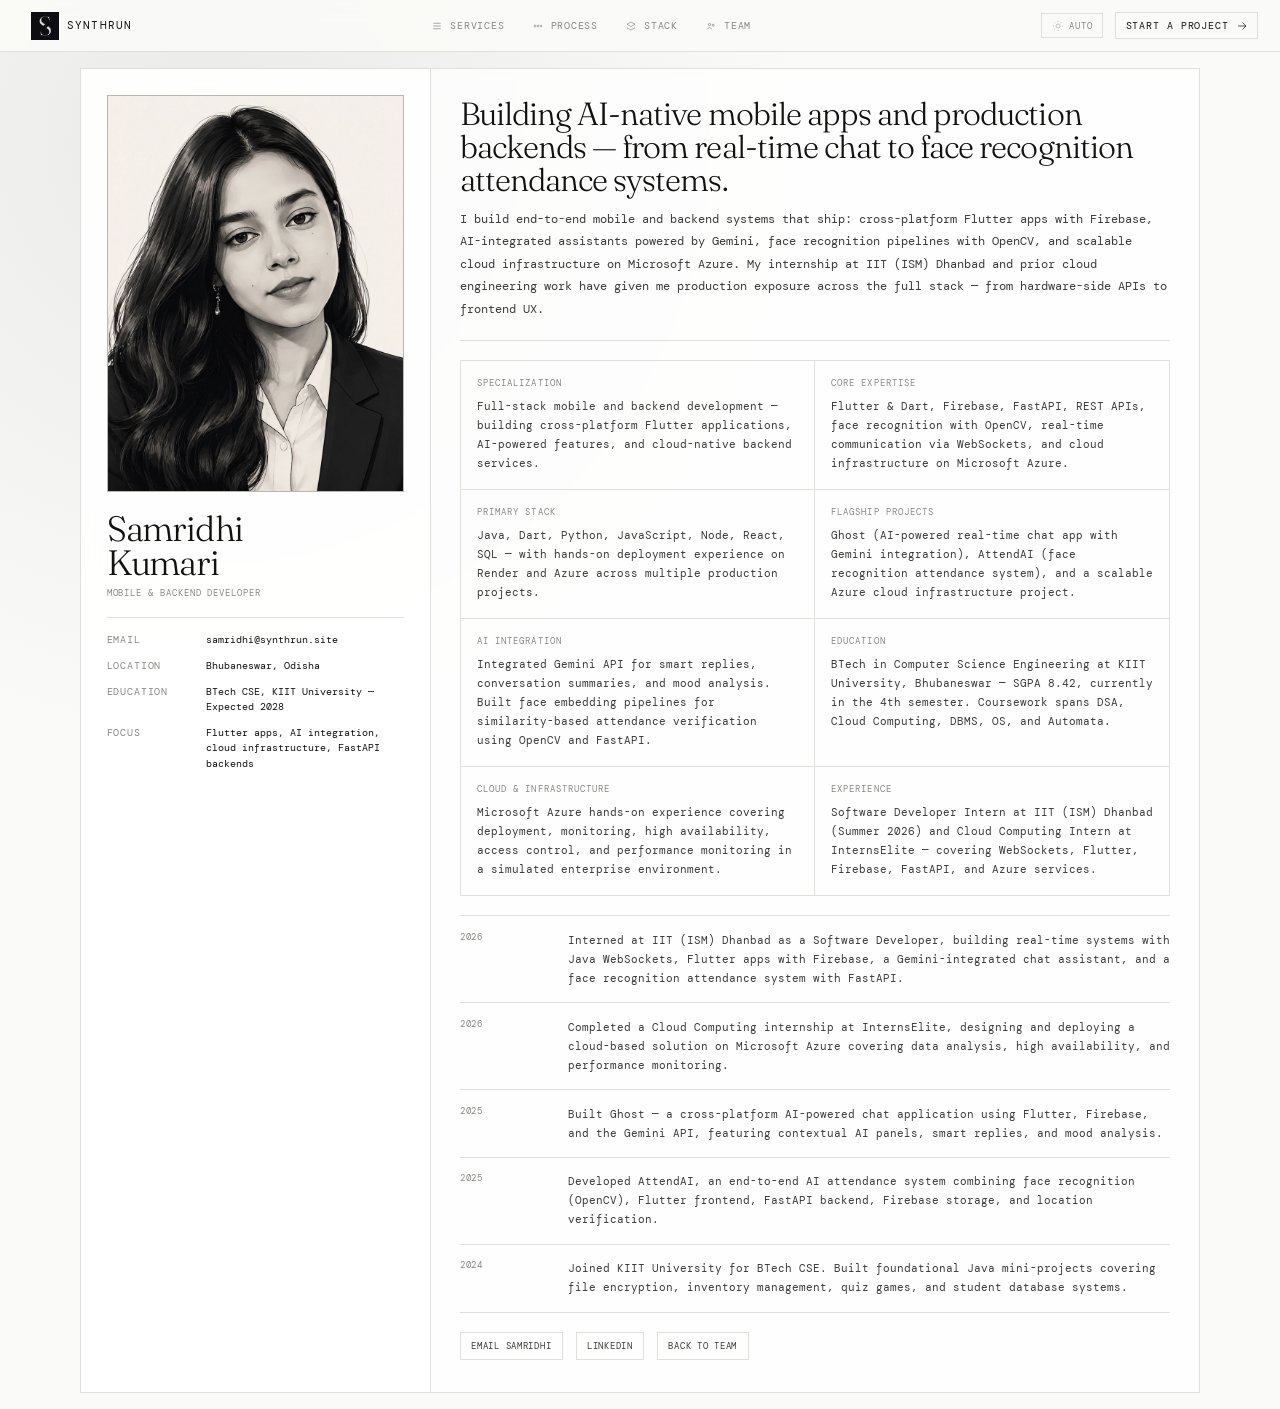
<file: samridhi/samridhi.html>
<!DOCTYPE html>
<html lang="en">
<head>
<meta charset="UTF-8">
<meta name="viewport" content="width=device-width, initial-scale=1.0">
<meta name="color-scheme" content="light dark">
<title>Samridhi Kumari - Synthrun Team Profile</title>
  <meta name="description" content="Samridhi Kumari — CSE engineer specializing in full-stack mobile and backend development, building AI-powered Flutter apps, face recognition systems, and cloud infrastructure on Azure.">
  <meta name="robots" content="index, follow">
  <link rel="canonical" href="https://synthrun.site/samridhi/samridhi.html">
  <meta property="og:title" content="Samridhi Kumari - Synthrun Team Profile">
  <meta property="og:description" content="Samridhi Kumari — CSE engineer specializing in full-stack mobile and backend development, building AI-powered Flutter apps, face recognition systems, and cloud infrastructure on Azure.">
  <meta property="og:type" content="profile">
  <meta property="og:url" content="https://synthrun.site/samridhi/samridhi.html">
  <meta property="og:image" content="https://synthrun.site/logo/logo.png">
  <meta name="twitter:card" content="summary_large_image">
  <meta name="twitter:title" content="Samridhi Kumari - Synthrun Team Profile">
  <meta name="twitter:description" content="Samridhi Kumari — CSE engineer specializing in full-stack mobile and backend development, building AI-powered Flutter apps, face recognition systems, and cloud infrastructure on Azure.">
  <meta name="twitter:image" content="https://synthrun.site/logo/logo.png">
  <script type="application/ld+json">
  {
    "@context": "https://schema.org",
    "@type": "Person",
    "name": "Samridhi Kumari",
    "url": "https://synthrun.site/samridhi/samridhi.html",
    "image": "https://synthrun.site/logo/logo.png",
    "jobTitle": "Mobile & Backend Developer",
    "worksFor": {"@type":"Organization","name":"Synthrun","url":"https://synthrun.site/"}
  }
  </script>
<link rel="preconnect" href="https://fonts.googleapis.com">
<link href="https://fonts.googleapis.com/css2?family=Fraunces:ital,opsz,wght@0,9..144,300;0,9..144,400;1,9..144,300&family=DM+Mono:wght@300;400;500&display=swap" rel="stylesheet">
<link rel="stylesheet" href="profile-theme.css">
</head>
<body>
<nav>
  <a href="../index.html#top" class="nav-logo"><img src="/logo/logo.png" alt="Synthrun logo" class="nav-logo-img" width="28" height="28"><span>Synthrun</span></a>
  <div class="nav-center">
    <a href="../index.html#services"><svg viewBox="0 0 24 24" aria-hidden="true"><path d="M4.5 6.5h15M4.5 12h15M4.5 17.5h15"></path></svg><span>Services</span></a>
    <a href="../index.html#process"><svg viewBox="0 0 24 24" aria-hidden="true"><circle cx="6" cy="12" r="1.8"></circle><circle cx="12" cy="12" r="1.8"></circle><circle cx="18" cy="12" r="1.8"></circle></svg><span>Process</span></a>
    <a href="../index.html#stack"><svg viewBox="0 0 24 24" aria-hidden="true"><path d="M4 8.5 12 4l8 4.5-8 4.5-8-4.5ZM4 15.5 12 20l8-4.5"></path></svg><span>Stack</span></a>
    <a href="../index.html#team"><svg viewBox="0 0 24 24" aria-hidden="true"><circle cx="9" cy="9" r="2.4"></circle><circle cx="16.5" cy="10.5" r="2"></circle><path d="M4.8 18.8c.9-2.2 2.4-3.5 4.2-3.5 1.9 0 3.4 1.3 4.3 3.5"></path></svg><span>Team</span></a>
  </div>
  <div class="nav-right">
    <button type="button" class="theme-btn" id="themeBtn" aria-label="Switch theme mode"><svg viewBox="0 0 24 24" aria-hidden="true"><circle cx="12" cy="12" r="4"></circle><path d="M12 2v2.2M12 19.8V22M4.9 4.9l1.6 1.6M17.5 17.5l1.6 1.6M2 12h2.2M19.8 12H22M4.9 19.1l1.6-1.6M17.5 6.5l1.6-1.6"></path></svg><span id="themeLabel">Auto</span></button>
    <a href="../index.html#contact"><span>Start a project</span><svg viewBox="0 0 24 24" aria-hidden="true"><path d="M5 12h14M13.5 5.5 20 12l-6.5 6.5"></path></svg></a>
  </div>
</nav>

<div class="page">
  <div class="layout">
    <aside class="sidebar reveal r1">
      <div class="image-placeholder profile-avatar" aria-label="Samridhi Kumari profile photo">
        <img class="profile-avatar-img" src="../pfps/samridhi/samridhi_light.jpeg" data-light="../pfps/samridhi/samridhi_light.jpeg" data-dark="../pfps/samridhi/samridhi_dark.jpeg" alt="Samridhi Kumari profile photo" loading="eager" decoding="async">
      </div>
      <h1 class="name">Samridhi<br>Kumari</h1>
      <p class="role">Mobile &amp; Backend Developer</p>
      <div class="key">
        <div class="key-row"><span>Email</span><span>samridhi@synthrun.site</span></div>
        <div class="key-row"><span>Location</span><span>Bhubaneswar, Odisha</span></div>
        <div class="key-row"><span>Education</span><span>BTech CSE, KIIT University — Expected 2028</span></div>
        <div class="key-row"><span>Focus</span><span>Flutter apps, AI integration, cloud infrastructure, FastAPI backends</span></div>
      </div>
    </aside>

    <main class="main">
      <section class="hero reveal r2">
        <h2 class="headline">Building AI-native mobile apps and production backends — from real-time chat to face recognition attendance systems.</h2>
        <p class="summary">I build end-to-end mobile and backend systems that ship: cross-platform Flutter apps with Firebase, AI-integrated assistants powered by Gemini, face recognition pipelines with OpenCV, and scalable cloud infrastructure on Microsoft Azure. My internship at IIT (ISM) Dhanbad and prior cloud engineering work have given me production exposure across the full stack — from hardware-side APIs to frontend UX.</p>
      </section>

      <section class="blocks reveal r3" aria-label="Samridhi Kumari full details">
        <article class="block"><h3>Specialization</h3><p>Full-stack mobile and backend development — building cross-platform Flutter applications, AI-powered features, and cloud-native backend services.</p></article>
        <article class="block"><h3>Core Expertise</h3><p>Flutter &amp; Dart, Firebase, FastAPI, REST APIs, face recognition with OpenCV, real-time communication via WebSockets, and cloud infrastructure on Microsoft Azure.</p></article>
        <article class="block"><h3>Primary Stack</h3><p>Java, Dart, Python, JavaScript, Node, React, SQL — with hands-on deployment experience on Render and Azure across multiple production projects.</p></article>
        <article class="block"><h3>Flagship Projects</h3><p>Ghost (AI-powered real-time chat app with Gemini integration), AttendAI (face recognition attendance system), and a scalable Azure cloud infrastructure project.</p></article>
        <article class="block"><h3>AI Integration</h3><p>Integrated Gemini API for smart replies, conversation summaries, and mood analysis. Built face embedding pipelines for similarity-based attendance verification using OpenCV and FastAPI.</p></article>
        <article class="block"><h3>Education</h3><p>BTech in Computer Science Engineering at KIIT University, Bhubaneswar — SGPA 8.42, currently in the 4th semester. Coursework spans DSA, Cloud Computing, DBMS, OS, and Automata.</p></article>
        <article class="block"><h3>Cloud &amp; Infrastructure</h3><p>Microsoft Azure hands-on experience covering deployment, monitoring, high availability, access control, and performance monitoring in a simulated enterprise environment.</p></article>
        <article class="block"><h3>Experience</h3><p>Software Developer Intern at IIT (ISM) Dhanbad (Summer 2026) and Cloud Computing Intern at InternsElite — covering WebSockets, Flutter, Firebase, FastAPI, and Azure services.</p></article>
      </section>

      <section class="timeline reveal r4" aria-label="Samridhi Kumari timeline">
        <div class="event"><span class="event-year">2026</span><p class="event-text">Interned at IIT (ISM) Dhanbad as a Software Developer, building real-time systems with Java WebSockets, Flutter apps with Firebase, a Gemini-integrated chat assistant, and a face recognition attendance system with FastAPI.</p></div>
        <div class="event"><span class="event-year">2026</span><p class="event-text">Completed a Cloud Computing internship at InternsElite, designing and deploying a cloud-based solution on Microsoft Azure covering data analysis, high availability, and performance monitoring.</p></div>
        <div class="event"><span class="event-year">2025</span><p class="event-text">Built Ghost — a cross-platform AI-powered chat application using Flutter, Firebase, and the Gemini API, featuring contextual AI panels, smart replies, and mood analysis.</p></div>
        <div class="event"><span class="event-year">2025</span><p class="event-text">Developed AttendAI, an end-to-end AI attendance system combining face recognition (OpenCV), Flutter frontend, FastAPI backend, Firebase storage, and location verification.</p></div>
        <div class="event"><span class="event-year">2024</span><p class="event-text">Joined KIIT University for BTech CSE. Built foundational Java mini-projects covering file encryption, inventory management, quiz games, and student database systems.</p></div>
      </section>

      <div class="contact reveal r5">
        <a class="pill" href="mailto:samridhi@synthrun.site">Email Samridhi</a>
        <a class="pill" href="https://linkedin.com" target="_blank" rel="noopener noreferrer">LinkedIn</a>
        <a class="pill" href="../index.html#team">Back to team</a>
      </div>
    </main>
  </div>
</div>

<script src="profile-theme.js"></script>
</body>
</html>
</file>
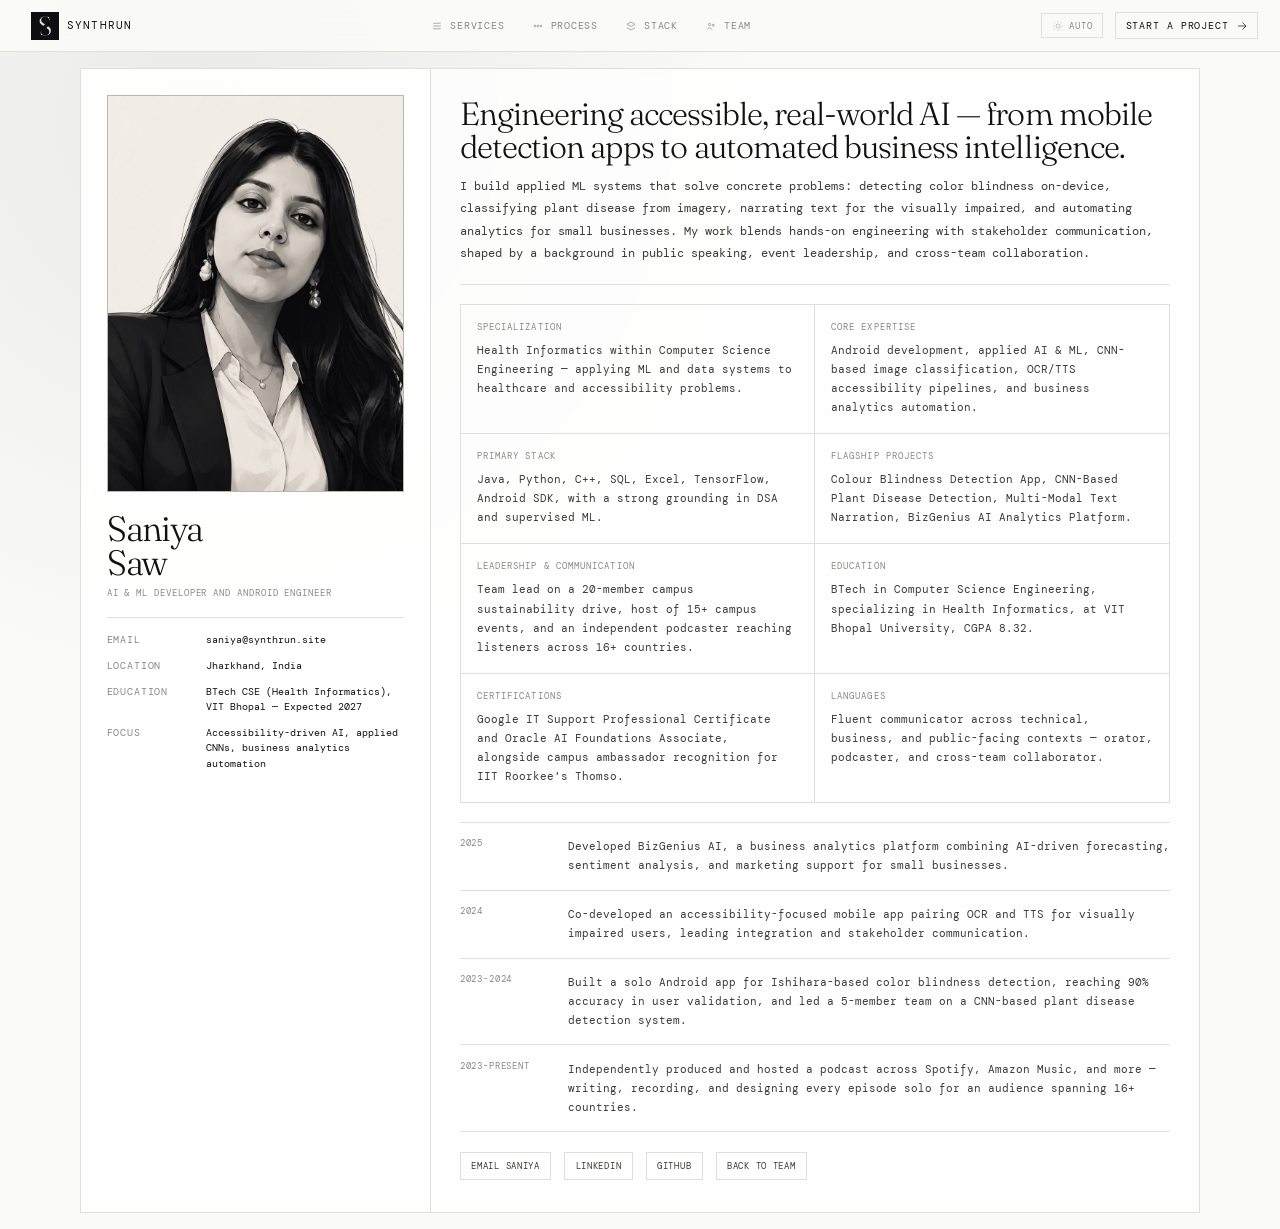
<file: saniya/saniya.html>
<!DOCTYPE html>
<html lang="en">
<head>
<meta charset="UTF-8">
<meta name="viewport" content="width=device-width, initial-scale=1.0">
<meta name="color-scheme" content="light dark">
<title>Saniya Saw - Synthrun Team Profile</title>
  <meta name="description" content="Saniya Saw — CSE engineer specializing in Health Informatics, building accessibility-focused AI apps, CNN-based detection systems, and business analytics automation.">
  <meta name="robots" content="index, follow">
  <link rel="canonical" href="https://synthrun.site/saniya/saniya.html">
  <meta property="og:title" content="Saniya Saw - Synthrun Team Profile">
  <meta property="og:description" content="Saniya Saw — CSE engineer specializing in Health Informatics, building accessibility-focused AI apps, CNN-based detection systems, and business analytics automation.">
  <meta property="og:type" content="profile">
  <meta property="og:url" content="https://synthrun.site/saniya/saniya.html">
  <meta property="og:image" content="https://synthrun.site/logo/logo.png">
  <meta name="twitter:card" content="summary_large_image">
  <meta name="twitter:title" content="Saniya Saw - Synthrun Team Profile">
  <meta name="twitter:description" content="Saniya Saw — CSE engineer specializing in Health Informatics, building accessibility-focused AI apps, CNN-based detection systems, and business analytics automation.">
  <meta name="twitter:image" content="https://synthrun.site/logo/logo.png">
  <script type="application/ld+json">
  {
    "@context": "https://schema.org",
    "@type": "Person",
    "name": "Saniya Saw",
    "url": "https://synthrun.site/saniya/saniya.html",
    "image": "https://synthrun.site/logo/logo.png",
    "jobTitle": "AI & ML Developer",
    "worksFor": {"@type":"Organization","name":"Synthrun","url":"https://synthrun.site/"}
  }
  </script>
<link rel="preconnect" href="https://fonts.googleapis.com">
<link href="https://fonts.googleapis.com/css2?family=Fraunces:ital,opsz,wght@0,9..144,300;0,9..144,400;1,9..144,300&family=DM+Mono:wght@300;400;500&display=swap" rel="stylesheet">
<link rel="stylesheet" href="profile-theme.css">
</head>
<body>
<nav>
  <a href="../index.html#top" class="nav-logo"><img src="/logo/logo.png" alt="Synthrun logo" class="nav-logo-img" width="28" height="28"><span>Synthrun</span></a>
  <div class="nav-center">
    <a href="../index.html#services"><svg viewBox="0 0 24 24" aria-hidden="true"><path d="M4.5 6.5h15M4.5 12h15M4.5 17.5h15"></path></svg><span>Services</span></a>
    <a href="../index.html#process"><svg viewBox="0 0 24 24" aria-hidden="true"><circle cx="6" cy="12" r="1.8"></circle><circle cx="12" cy="12" r="1.8"></circle><circle cx="18" cy="12" r="1.8"></circle></svg><span>Process</span></a>
    <a href="../index.html#stack"><svg viewBox="0 0 24 24" aria-hidden="true"><path d="M4 8.5 12 4l8 4.5-8 4.5-8-4.5ZM4 15.5 12 20l8-4.5"></path></svg><span>Stack</span></a>
    <a href="../index.html#team"><svg viewBox="0 0 24 24" aria-hidden="true"><circle cx="9" cy="9" r="2.4"></circle><circle cx="16.5" cy="10.5" r="2"></circle><path d="M4.8 18.8c.9-2.2 2.4-3.5 4.2-3.5 1.9 0 3.4 1.3 4.3 3.5"></path></svg><span>Team</span></a>
  </div>
  <div class="nav-right">
    <button type="button" class="theme-btn" id="themeBtn" aria-label="Switch theme mode"><svg viewBox="0 0 24 24" aria-hidden="true"><circle cx="12" cy="12" r="4"></circle><path d="M12 2v2.2M12 19.8V22M4.9 4.9l1.6 1.6M17.5 17.5l1.6 1.6M2 12h2.2M19.8 12H22M4.9 19.1l1.6-1.6M17.5 6.5l1.6-1.6"></path></svg><span id="themeLabel">Auto</span></button>
    <a href="../index.html#contact"><span>Start a project</span><svg viewBox="0 0 24 24" aria-hidden="true"><path d="M5 12h14M13.5 5.5 20 12l-6.5 6.5"></path></svg></a>
  </div>
</nav>

<div class="page">
  <div class="layout">
    <aside class="sidebar reveal r1">
      <div class="image-placeholder profile-avatar" aria-label="Saniya Saw profile photo">
        <img class="profile-avatar-img" src="../pfps/saniya/saniya_light.jpeg" data-light="../pfps/saniya/saniya_light.jpeg" data-dark="../pfps/saniya/saniya_dark.jpeg" alt="Saniya Saw profile photo" loading="eager" decoding="async">
      </div>
      <h1 class="name">Saniya<br>Saw</h1>
      <p class="role">AI &amp; ML Developer and Android Engineer</p>
      <div class="key">
        <div class="key-row"><span>Email</span><span>saniya@synthrun.site</span></div>
        <div class="key-row"><span>Location</span><span>Jharkhand, India</span></div>
        <div class="key-row"><span>Education</span><span>BTech CSE (Health Informatics), VIT Bhopal — Expected 2027</span></div>
        <div class="key-row"><span>Focus</span><span>Accessibility-driven AI, applied CNNs, business analytics automation</span></div>
      </div>
    </aside>

    <main class="main">
      <section class="hero reveal r2">
        <h2 class="headline">Engineering accessible, real-world AI — from mobile detection apps to automated business intelligence.</h2>
        <p class="summary">I build applied ML systems that solve concrete problems: detecting color blindness on-device, classifying plant disease from imagery, narrating text for the visually impaired, and automating analytics for small businesses. My work blends hands-on engineering with stakeholder communication, shaped by a background in public speaking, event leadership, and cross-team collaboration.</p>
      </section>

      <section class="blocks reveal r3" aria-label="Saniya Saw full details">
        <article class="block"><h3>Specialization</h3><p>Health Informatics within Computer Science Engineering — applying ML and data systems to healthcare and accessibility problems.</p></article>
        <article class="block"><h3>Core Expertise</h3><p>Android development, applied AI &amp; ML, CNN-based image classification, OCR/TTS accessibility pipelines, and business analytics automation.</p></article>
        <article class="block"><h3>Primary Stack</h3><p>Java, Python, C++, SQL, Excel, TensorFlow, Android SDK, with a strong grounding in DSA and supervised ML.</p></article>
        <article class="block"><h3>Flagship Projects</h3><p>Colour Blindness Detection App, CNN-Based Plant Disease Detection, Multi-Modal Text Narration, BizGenius AI Analytics Platform.</p></article>
        <article class="block"><h3>Leadership &amp; Communication</h3><p>Team lead on a 20-member campus sustainability drive, host of 15+ campus events, and an independent podcaster reaching listeners across 16+ countries.</p></article>
        <article class="block"><h3>Education</h3><p>BTech in Computer Science Engineering, specializing in Health Informatics, at VIT Bhopal University, CGPA 8.32.</p></article>
        <article class="block"><h3>Certifications</h3><p>Google IT Support Professional Certificate and Oracle AI Foundations Associate, alongside campus ambassador recognition for IIT Roorkee's Thomso.</p></article>
        <article class="block"><h3>Languages</h3><p>Fluent communicator across technical, business, and public-facing contexts — orator, podcaster, and cross-team collaborator.</p></article>
      </section>

      <section class="timeline reveal r4" aria-label="Saniya Saw timeline">
        <div class="event"><span class="event-year">2025</span><p class="event-text">Developed BizGenius AI, a business analytics platform combining AI-driven forecasting, sentiment analysis, and marketing support for small businesses.</p></div>
        <div class="event"><span class="event-year">2024</span><p class="event-text">Co-developed an accessibility-focused mobile app pairing OCR and TTS for visually impaired users, leading integration and stakeholder communication.</p></div>
        <div class="event"><span class="event-year">2023-2024</span><p class="event-text">Built a solo Android app for Ishihara-based color blindness detection, reaching 90% accuracy in user validation, and led a 5-member team on a CNN-based plant disease detection system.</p></div>
        <div class="event"><span class="event-year">2023-Present</span><p class="event-text">Independently produced and hosted a podcast across Spotify, Amazon Music, and more — writing, recording, and designing every episode solo for an audience spanning 16+ countries.</p></div>
      </section>

      <div class="contact reveal r5">
        <a class="pill" href="mailto:saniya@synthrun.site">Email Saniya</a>
        <a class="pill" href="https://linkedin.com" target="_blank" rel="noopener noreferrer">LinkedIn</a>
        <a class="pill" href="https://github.com" target="_blank" rel="noopener noreferrer">GitHub</a>
        <a class="pill" href="index.html#team">Back to team</a>
      </div>
    </main>
  </div>
</div>

<script src="profile-theme.js"></script>
</body>
</html>
</file>
<file: aditya/profile-theme.css>
* { box-sizing: border-box; margin: 0; padding: 0; }
:root {
  --white: #fafaf8;
  --off: #f2f1ee;
  --ink: #111110;
  --ink2: #3a3a38;
  --ink3: #888884;
  --ink4: #b9b7af;
  --rule: #e0dfd9;
  --card: rgba(255,255,255,0.78);
  --panel: rgba(255,255,255,0.58);
  --nav-bg: rgba(250,250,248,0.94);
  --surface: rgba(255,255,255,0.75);
  --nav-height: 52px;
}

@media (prefers-color-scheme: dark) {
  :root {
    --white: #101114;
    --off: #181a1f;
    --ink: #eceae2;
    --ink2: #c4c0b5;
    --ink3: #989388;
    --ink4: #666156;
    --rule: #2b2e35;
    --card: rgba(24,26,31,0.85);
    --panel: rgba(24,26,31,0.68);
    --nav-bg: rgba(16,17,20,0.9);
    --surface: rgba(24,26,31,0.82);
  }
}

body[data-theme="light"] {
  --white: #fafaf8;
  --off: #f2f1ee;
  --ink: #111110;
  --ink2: #3a3a38;
  --ink3: #888884;
  --ink4: #b9b7af;
  --rule: #e0dfd9;
  --card: rgba(255,255,255,0.78);
  --panel: rgba(255,255,255,0.58);
  --nav-bg: rgba(250,250,248,0.94);
  --surface: rgba(255,255,255,0.75);
}

body[data-theme="dark"] {
  --white: #101114;
  --off: #181a1f;
  --ink: #eceae2;
  --ink2: #c4c0b5;
  --ink3: #989388;
  --ink4: #666156;
  --rule: #2b2e35;
  --card: rgba(24,26,31,0.85);
  --panel: rgba(24,26,31,0.68);
  --nav-bg: rgba(16,17,20,0.9);
  --surface: rgba(24,26,31,0.82);
}

html {
  font-size: 16px;
  scroll-behavior: smooth;
}
body {
  min-height: 100vh;
  background: radial-gradient(circle at 16% 10%, rgba(127,127,127,0.13), transparent 36%), var(--white);
  color: var(--ink);
  font-family: 'DM Mono', monospace;
  padding: calc(var(--nav-height) + 1rem) 1rem 1rem;
  transition: background-color 0.4s ease, color 0.4s ease;
}

nav {
  position: fixed;
  top: 0;
  left: 0;
  right: 0;
  z-index: 100;
  display: grid;
  grid-template-columns: auto 1fr auto;
  align-items: center;
  gap: 1.2rem;
  padding: 0 1.35rem;
  height: var(--nav-height);
  border-bottom: 1px solid var(--rule);
  background: var(--nav-bg);
  backdrop-filter: blur(12px);
}
.nav-logo {
  display: inline-flex;
  align-items: center;
  gap: 0.5rem;
  font-family: 'DM Mono', monospace;
  font-size: 0.66rem;
  font-weight: 400;
  letter-spacing: 0.12em;
  text-transform: uppercase;
  color: var(--ink);
  text-decoration: none;
  padding: 0.35rem 0.5rem;
  border: 1px solid transparent;
  transition: border-color 0.25s ease, background 0.25s ease;
}
.nav-logo svg {
  width: 14px;
  height: 14px;
}
.nav-logo path,
.nav-logo circle {
  stroke: currentColor;
  fill: none;
  stroke-width: 1.4;
}
.nav-logo:hover {
  border-color: var(--rule);
  background: var(--surface);
}
.nav-center {
  display: flex;
  justify-content: center;
  gap: 0.5rem;
}
.nav-center a {
  display: inline-flex;
  align-items: center;
  gap: 0.42rem;
  font-size: 0.62rem;
  letter-spacing: 0.08em;
  text-transform: uppercase;
  color: var(--ink3);
  text-decoration: none;
  border: 1px solid transparent;
  padding: 0.42rem 0.54rem;
  transition: color 0.2s, border-color 0.2s, background 0.2s;
}
.nav-center a svg {
  width: 12px;
  height: 12px;
}
.nav-center a path,
.nav-center a circle {
  stroke: currentColor;
  fill: none;
  stroke-width: 1.4;
}
.nav-center a:hover {
  color: var(--ink);
  border-color: var(--rule);
  background: var(--surface);
}
.nav-right {
  display: flex;
  align-items: center;
  gap: 0.75rem;
}
.nav-right a {
  display: inline-flex;
  align-items: center;
  gap: 0.45rem;
  font-size: 0.62rem;
  letter-spacing: 0.09em;
  text-transform: uppercase;
  color: var(--ink);
  text-decoration: none;
  border: 1px solid var(--rule);
  padding: 0.4rem 0.58rem;
  transition: opacity 0.2s, border-color 0.2s, background 0.2s;
}
.nav-right a svg {
  width: 12px;
  height: 12px;
}
.nav-right a path {
  stroke: currentColor;
  fill: none;
  stroke-width: 1.4;
  stroke-linecap: round;
  stroke-linejoin: round;
}
.nav-right a:hover {
  opacity: 1;
  border-color: var(--ink3);
  background: var(--surface);
}
.theme-btn {
  display: inline-flex;
  align-items: center;
  gap: 0.35rem;
  border: 1px solid var(--rule);
  background: transparent;
  color: var(--ink3);
  font-family: 'DM Mono', monospace;
  font-size: 0.56rem;
  letter-spacing: 0.1em;
  text-transform: uppercase;
  padding: 0.37rem 0.6rem;
  cursor: pointer;
  transition: border-color 0.2s, color 0.2s, background 0.2s;
}
.theme-btn svg {
  width: 12px;
  height: 12px;
  stroke: currentColor;
  fill: none;
}
.theme-btn:hover {
  color: var(--ink);
  border-color: var(--ink3);
  background: var(--surface);
}

.page {
  max-width: 1120px;
  margin: 0 auto;
  border: 1px solid var(--rule);
  background: var(--card);
  backdrop-filter: blur(8px);
  opacity: 0;
  transform: translateY(16px);
  animation: pageIn 0.75s ease forwards;
}

.layout {
  display: grid;
  grid-template-columns: 350px 1fr;
}
.sidebar {
  border-right: 1px solid var(--rule);
  padding: 1.6rem;
  background: var(--panel);
  animation: sideIn 0.8s ease 0.08s both;
}
.image-placeholder {
  width: 100%;
  aspect-ratio: 3 / 4;
  border: 1px dashed var(--ink4);
  display: grid;
  place-items: center;
  margin-bottom: 1.3rem;
  background: linear-gradient(150deg, var(--off), transparent);
  position: relative;
  overflow: hidden;
}
.image-placeholder.profile-avatar {
  border-style: solid;
  background: transparent;
}
.image-placeholder.profile-avatar::after {
  display: none;
}
.profile-avatar-img {
  width: 100%;
  height: 100%;
  object-fit: cover;
  display: block;
}
.image-placeholder-inner {
  display: grid;
  justify-items: center;
  gap: 0.55rem;
  text-align: center;
  padding: 1rem;
  z-index: 1;
}
.image-placeholder::after {
  content: "";
  position: absolute;
  inset: -120% 35%;
  background: linear-gradient(120deg, transparent, rgba(255,255,255,0.26), transparent);
  transform: translateX(-120%) rotate(12deg);
  animation: shimmer 3.1s ease-in-out infinite;
}
.image-placeholder svg {
  width: 30px;
  height: 30px;
}
.image-placeholder path,
.image-placeholder rect,
.image-placeholder circle {
  stroke: var(--ink3);
  fill: none;
  stroke-width: 1.2;
}
.placeholder-label {
  font-size: 0.56rem;
  letter-spacing: 0.1em;
  text-transform: uppercase;
  color: var(--ink3);
}
.name {
  font-family: 'Fraunces', serif;
  font-size: 2.2rem;
  font-weight: 300;
  letter-spacing: -0.03em;
  line-height: 0.95;
  margin-bottom: 0.5rem;
}
.role {
  font-size: 0.58rem;
  letter-spacing: 0.1em;
  text-transform: uppercase;
  color: var(--ink3);
  margin-bottom: 1.1rem;
}
.key {
  border-top: 1px solid var(--rule);
  padding-top: 0.9rem;
  display: grid;
  gap: 0.65rem;
}
.key-row {
  display: grid;
  grid-template-columns: 88px 1fr;
  gap: 0.7rem;
  font-size: 0.64rem;
  line-height: 1.5;
}
.key-row span:first-child {
  color: var(--ink3);
  text-transform: uppercase;
  letter-spacing: 0.08em;
}
.main {
  padding: 1.8rem 1.8rem 2rem;
  animation: contentIn 0.8s ease 0.15s both;
}
.hero {
  padding-bottom: 1.2rem;
  border-bottom: 1px solid var(--rule);
  margin-bottom: 1.2rem;
}
.headline {
  font-family: 'Fraunces', serif;
  font-size: 2rem;
  font-weight: 300;
  line-height: 1.03;
  letter-spacing: -0.03em;
  margin-bottom: 0.7rem;
}
.summary {
  font-size: 0.74rem;
  line-height: 1.9;
  color: var(--ink2);
}
.blocks {
  display: grid;
  grid-template-columns: 1fr 1fr;
  gap: 0;
  border: 1px solid var(--rule);
  border-bottom: none;
}
.block {
  padding: 1rem;
  border-bottom: 1px solid var(--rule);
  transition: background 0.25s ease, transform 0.25s ease;
}
.block:nth-child(odd) {
  border-right: 1px solid var(--rule);
}
.block:hover {
  background: var(--panel);
  transform: translateY(-2px);
}
.block h3 {
  font-size: 0.56rem;
  letter-spacing: 0.12em;
  text-transform: uppercase;
  color: var(--ink3);
  margin-bottom: 0.5rem;
  font-weight: 400;
}
.block p {
  font-size: 0.68rem;
  color: var(--ink2);
  line-height: 1.75;
}
.timeline {
  margin-top: 1.2rem;
  border-top: 1px solid var(--rule);
  position: relative;
}
.event {
  display: grid;
  grid-template-columns: 95px 1fr;
  gap: 0.8rem;
  padding: 0.9rem 0;
  border-bottom: 1px solid var(--rule);
  transition: background 0.22s ease;
}
.event:hover {
  background: var(--panel);
}
.event-year {
  font-size: 0.58rem;
  letter-spacing: 0.09em;
  text-transform: uppercase;
  color: var(--ink3);
}
.event-text {
  font-size: 0.68rem;
  color: var(--ink2);
  line-height: 1.75;
}
.contact {
  margin-top: 1.2rem;
  display: flex;
  flex-wrap: wrap;
  gap: 0.8rem;
}
.pill {
  font-size: 0.57rem;
  letter-spacing: 0.08em;
  text-transform: uppercase;
  color: var(--ink2);
  text-decoration: none;
  border: 1px solid var(--rule);
  padding: 0.45rem 0.65rem;
  transition: border-color 0.2s ease, color 0.2s ease, transform 0.2s ease, background 0.2s ease;
}
.pill:hover {
  color: var(--ink);
  border-color: var(--ink3);
  transform: translateY(-1px);
  background: var(--panel);
}

.reveal {
  opacity: 0;
  transform: translateY(12px);
  transition: opacity 0.55s ease, transform 0.55s ease;
}
.reveal.visible {
  opacity: 1;
  transform: translateY(0);
}
.r1 { transition-delay: 0.04s; }
.r2 { transition-delay: 0.08s; }
.r3 { transition-delay: 0.12s; }
.r4 { transition-delay: 0.16s; }
.r5 { transition-delay: 0.2s; }

@keyframes pageIn {
  to { opacity: 1; transform: translateY(0); }
}
@keyframes sideIn {
  from { opacity: 0; transform: translateX(-12px); }
  to { opacity: 1; transform: translateX(0); }
}
@keyframes contentIn {
  from { opacity: 0; transform: translateX(10px); }
  to { opacity: 1; transform: translateX(0); }
}
@keyframes shimmer {
  0% { transform: translateX(-120%) rotate(12deg); opacity: 0; }
  20% { opacity: 0.5; }
  60% { opacity: 0.12; }
  100% { transform: translateX(120%) rotate(12deg); opacity: 0; }
}

@media (max-width: 980px) {
  nav {
    grid-template-columns: 1fr auto;
    padding: 0 1rem;
  }
  .nav-center { display: none; }
}

@media (max-width: 930px) {
  .layout { grid-template-columns: 1fr; }
  .sidebar {
    border-right: none;
    border-bottom: 1px solid var(--rule);
  }
  .image-placeholder {
    max-width: 330px;
  }
  .blocks { grid-template-columns: 1fr; }
  .block:nth-child(odd) { border-right: none; }
}

@media (prefers-reduced-motion: reduce) {
  *, *::before, *::after {
    animation-duration: 0.01ms !important;
    animation-iteration-count: 1 !important;
    transition-duration: 0.01ms !important;
    scroll-behavior: auto !important;
  }
}
</file>
<file: ashray/profile-theme.css>
* { box-sizing: border-box; margin: 0; padding: 0; }
:root {
  --white: #fafaf8;
  --off: #f2f1ee;
  --ink: #111110;
  --ink2: #3a3a38;
  --ink3: #888884;
  --ink4: #b9b7af;
  --rule: #e0dfd9;
  --card: rgba(255,255,255,0.78);
  --panel: rgba(255,255,255,0.58);
  --nav-bg: rgba(250,250,248,0.94);
  --surface: rgba(255,255,255,0.75);
  --nav-height: 52px;
}

@media (prefers-color-scheme: dark) {
  :root {
    --white: #101114;
    --off: #181a1f;
    --ink: #eceae2;
    --ink2: #c4c0b5;
    --ink3: #989388;
    --ink4: #666156;
    --rule: #2b2e35;
    --card: rgba(24,26,31,0.85);
    --panel: rgba(24,26,31,0.68);
    --nav-bg: rgba(16,17,20,0.9);
    --surface: rgba(24,26,31,0.82);
  }
}

body[data-theme="light"] {
  --white: #fafaf8;
  --off: #f2f1ee;
  --ink: #111110;
  --ink2: #3a3a38;
  --ink3: #888884;
  --ink4: #b9b7af;
  --rule: #e0dfd9;
  --card: rgba(255,255,255,0.78);
  --panel: rgba(255,255,255,0.58);
  --nav-bg: rgba(250,250,248,0.94);
  --surface: rgba(255,255,255,0.75);
}

body[data-theme="dark"] {
  --white: #101114;
  --off: #181a1f;
  --ink: #eceae2;
  --ink2: #c4c0b5;
  --ink3: #989388;
  --ink4: #666156;
  --rule: #2b2e35;
  --card: rgba(24,26,31,0.85);
  --panel: rgba(24,26,31,0.68);
  --nav-bg: rgba(16,17,20,0.9);
  --surface: rgba(24,26,31,0.82);
}

html {
  font-size: 16px;
  scroll-behavior: smooth;
}
body {
  min-height: 100vh;
  background: radial-gradient(circle at 16% 10%, rgba(127,127,127,0.13), transparent 36%), var(--white);
  color: var(--ink);
  font-family: 'DM Mono', monospace;
  padding: calc(var(--nav-height) + 1rem) 1rem 1rem;
  transition: background-color 0.4s ease, color 0.4s ease;
}

nav {
  position: fixed;
  top: 0;
  left: 0;
  right: 0;
  z-index: 100;
  display: grid;
  grid-template-columns: auto 1fr auto;
  align-items: center;
  gap: 1.2rem;
  padding: 0 1.35rem;
  height: var(--nav-height);
  border-bottom: 1px solid var(--rule);
  background: var(--nav-bg);
  backdrop-filter: blur(12px);
}
.nav-logo {
  display: inline-flex;
  align-items: center;
  gap: 0.5rem;
  font-family: 'DM Mono', monospace;
  font-size: 0.66rem;
  font-weight: 400;
  letter-spacing: 0.12em;
  text-transform: uppercase;
  color: var(--ink);
  text-decoration: none;
  padding: 0.35rem 0.5rem;
  border: 1px solid transparent;
  transition: border-color 0.25s ease, background 0.25s ease;
}
.nav-logo svg {
  width: 14px;
  height: 14px;
}
.nav-logo path,
.nav-logo circle {
  stroke: currentColor;
  fill: none;
  stroke-width: 1.4;
}
.nav-logo:hover {
  border-color: var(--rule);
  background: var(--surface);
}
.nav-center {
  display: flex;
  justify-content: center;
  gap: 0.5rem;
}
.nav-center a {
  display: inline-flex;
  align-items: center;
  gap: 0.42rem;
  font-size: 0.62rem;
  letter-spacing: 0.08em;
  text-transform: uppercase;
  color: var(--ink3);
  text-decoration: none;
  border: 1px solid transparent;
  padding: 0.42rem 0.54rem;
  transition: color 0.2s, border-color 0.2s, background 0.2s;
}
.nav-center a svg {
  width: 12px;
  height: 12px;
}
.nav-center a path,
.nav-center a circle {
  stroke: currentColor;
  fill: none;
  stroke-width: 1.4;
}
.nav-center a:hover {
  color: var(--ink);
  border-color: var(--rule);
  background: var(--surface);
}
.nav-right {
  display: flex;
  align-items: center;
  gap: 0.75rem;
}
.nav-right a {
  display: inline-flex;
  align-items: center;
  gap: 0.45rem;
  font-size: 0.62rem;
  letter-spacing: 0.09em;
  text-transform: uppercase;
  color: var(--ink);
  text-decoration: none;
  border: 1px solid var(--rule);
  padding: 0.4rem 0.58rem;
  transition: opacity 0.2s, border-color 0.2s, background 0.2s;
}
.nav-right a svg {
  width: 12px;
  height: 12px;
}
.nav-right a path {
  stroke: currentColor;
  fill: none;
  stroke-width: 1.4;
  stroke-linecap: round;
  stroke-linejoin: round;
}
.nav-right a:hover {
  opacity: 1;
  border-color: var(--ink3);
  background: var(--surface);
}
.theme-btn {
  display: inline-flex;
  align-items: center;
  gap: 0.35rem;
  border: 1px solid var(--rule);
  background: transparent;
  color: var(--ink3);
  font-family: 'DM Mono', monospace;
  font-size: 0.56rem;
  letter-spacing: 0.1em;
  text-transform: uppercase;
  padding: 0.37rem 0.6rem;
  cursor: pointer;
  transition: border-color 0.2s, color 0.2s, background 0.2s;
}
.theme-btn svg {
  width: 12px;
  height: 12px;
  stroke: currentColor;
  fill: none;
}
.theme-btn:hover {
  color: var(--ink);
  border-color: var(--ink3);
  background: var(--surface);
}

.page {
  max-width: 1120px;
  margin: 0 auto;
  border: 1px solid var(--rule);
  background: var(--card);
  backdrop-filter: blur(8px);
  opacity: 0;
  transform: translateY(16px);
  animation: pageIn 0.75s ease forwards;
}

.layout {
  display: grid;
  grid-template-columns: 350px 1fr;
}
.sidebar {
  border-right: 1px solid var(--rule);
  padding: 1.6rem;
  background: var(--panel);
  animation: sideIn 0.8s ease 0.08s both;
}
.image-placeholder {
  width: 100%;
  aspect-ratio: 3 / 4;
  border: 1px dashed var(--ink4);
  display: grid;
  place-items: center;
  margin-bottom: 1.3rem;
  background: linear-gradient(150deg, var(--off), transparent);
  position: relative;
  overflow: hidden;
}
.image-placeholder.profile-avatar {
  border-style: solid;
  background: transparent;
}
.image-placeholder.profile-avatar::after {
  display: none;
}
.profile-avatar-img {
  width: 100%;
  height: 100%;
  object-fit: cover;
  display: block;
}
.image-placeholder-inner {
  display: grid;
  justify-items: center;
  gap: 0.55rem;
  text-align: center;
  padding: 1rem;
  z-index: 1;
}
.image-placeholder::after {
  content: "";
  position: absolute;
  inset: -120% 35%;
  background: linear-gradient(120deg, transparent, rgba(255,255,255,0.26), transparent);
  transform: translateX(-120%) rotate(12deg);
  animation: shimmer 3.1s ease-in-out infinite;
}
.image-placeholder svg {
  width: 30px;
  height: 30px;
}
.image-placeholder path,
.image-placeholder rect,
.image-placeholder circle {
  stroke: var(--ink3);
  fill: none;
  stroke-width: 1.2;
}
.placeholder-label {
  font-size: 0.56rem;
  letter-spacing: 0.1em;
  text-transform: uppercase;
  color: var(--ink3);
}
.name {
  font-family: 'Fraunces', serif;
  font-size: 2.2rem;
  font-weight: 300;
  letter-spacing: -0.03em;
  line-height: 0.95;
  margin-bottom: 0.5rem;
}
.role {
  font-size: 0.58rem;
  letter-spacing: 0.1em;
  text-transform: uppercase;
  color: var(--ink3);
  margin-bottom: 1.1rem;
}
.key {
  border-top: 1px solid var(--rule);
  padding-top: 0.9rem;
  display: grid;
  gap: 0.65rem;
}
.key-row {
  display: grid;
  grid-template-columns: 88px 1fr;
  gap: 0.7rem;
  font-size: 0.64rem;
  line-height: 1.5;
}
.key-row span:first-child {
  color: var(--ink3);
  text-transform: uppercase;
  letter-spacing: 0.08em;
}
.main {
  padding: 1.8rem 1.8rem 2rem;
  animation: contentIn 0.8s ease 0.15s both;
}
.hero {
  padding-bottom: 1.2rem;
  border-bottom: 1px solid var(--rule);
  margin-bottom: 1.2rem;
}
.headline {
  font-family: 'Fraunces', serif;
  font-size: 2rem;
  font-weight: 300;
  line-height: 1.03;
  letter-spacing: -0.03em;
  margin-bottom: 0.7rem;
}
.summary {
  font-size: 0.74rem;
  line-height: 1.9;
  color: var(--ink2);
}
.blocks {
  display: grid;
  grid-template-columns: 1fr 1fr;
  gap: 0;
  border: 1px solid var(--rule);
  border-bottom: none;
}
.block {
  padding: 1rem;
  border-bottom: 1px solid var(--rule);
  transition: background 0.25s ease, transform 0.25s ease;
}
.block:nth-child(odd) {
  border-right: 1px solid var(--rule);
}
.block:hover {
  background: var(--panel);
  transform: translateY(-2px);
}
.block h3 {
  font-size: 0.56rem;
  letter-spacing: 0.12em;
  text-transform: uppercase;
  color: var(--ink3);
  margin-bottom: 0.5rem;
  font-weight: 400;
}
.block p {
  font-size: 0.68rem;
  color: var(--ink2);
  line-height: 1.75;
}
.timeline {
  margin-top: 1.2rem;
  border-top: 1px solid var(--rule);
  position: relative;
}
.event {
  display: grid;
  grid-template-columns: 95px 1fr;
  gap: 0.8rem;
  padding: 0.9rem 0;
  border-bottom: 1px solid var(--rule);
  transition: background 0.22s ease;
}
.event:hover {
  background: var(--panel);
}
.event-year {
  font-size: 0.58rem;
  letter-spacing: 0.09em;
  text-transform: uppercase;
  color: var(--ink3);
}
.event-text {
  font-size: 0.68rem;
  color: var(--ink2);
  line-height: 1.75;
}
.contact {
  margin-top: 1.2rem;
  display: flex;
  flex-wrap: wrap;
  gap: 0.8rem;
}
.pill {
  font-size: 0.57rem;
  letter-spacing: 0.08em;
  text-transform: uppercase;
  color: var(--ink2);
  text-decoration: none;
  border: 1px solid var(--rule);
  padding: 0.45rem 0.65rem;
  transition: border-color 0.2s ease, color 0.2s ease, transform 0.2s ease, background 0.2s ease;
}
.pill:hover {
  color: var(--ink);
  border-color: var(--ink3);
  transform: translateY(-1px);
  background: var(--panel);
}

.reveal {
  opacity: 0;
  transform: translateY(12px);
  transition: opacity 0.55s ease, transform 0.55s ease;
}
.reveal.visible {
  opacity: 1;
  transform: translateY(0);
}
.r1 { transition-delay: 0.04s; }
.r2 { transition-delay: 0.08s; }
.r3 { transition-delay: 0.12s; }
.r4 { transition-delay: 0.16s; }
.r5 { transition-delay: 0.2s; }

@keyframes pageIn {
  to { opacity: 1; transform: translateY(0); }
}
@keyframes sideIn {
  from { opacity: 0; transform: translateX(-12px); }
  to { opacity: 1; transform: translateX(0); }
}
@keyframes contentIn {
  from { opacity: 0; transform: translateX(10px); }
  to { opacity: 1; transform: translateX(0); }
}
@keyframes shimmer {
  0% { transform: translateX(-120%) rotate(12deg); opacity: 0; }
  20% { opacity: 0.5; }
  60% { opacity: 0.12; }
  100% { transform: translateX(120%) rotate(12deg); opacity: 0; }
}

@media (max-width: 980px) {
  nav {
    grid-template-columns: 1fr auto;
    padding: 0 1rem;
  }
  .nav-center { display: none; }
}

@media (max-width: 930px) {
  .layout { grid-template-columns: 1fr; }
  .sidebar {
    border-right: none;
    border-bottom: 1px solid var(--rule);
  }
  .image-placeholder {
    max-width: 330px;
  }
  .blocks { grid-template-columns: 1fr; }
  .block:nth-child(odd) { border-right: none; }
}

@media (prefers-reduced-motion: reduce) {
  *, *::before, *::after {
    animation-duration: 0.01ms !important;
    animation-iteration-count: 1 !important;
    transition-duration: 0.01ms !important;
    scroll-behavior: auto !important;
  }
}
</file>
<file: ayush/profile-theme.css>
* { box-sizing: border-box; margin: 0; padding: 0; }
:root {
  --white: #fafaf8;
  --off: #f2f1ee;
  --ink: #111110;
  --ink2: #3a3a38;
  --ink3: #888884;
  --ink4: #b9b7af;
  --rule: #e0dfd9;
  --card: rgba(255,255,255,0.78);
  --panel: rgba(255,255,255,0.58);
  --nav-bg: rgba(250,250,248,0.94);
  --surface: rgba(255,255,255,0.75);
  --nav-height: 52px;
}

@media (prefers-color-scheme: dark) {
  :root {
    --white: #101114;
    --off: #181a1f;
    --ink: #eceae2;
    --ink2: #c4c0b5;
    --ink3: #989388;
    --ink4: #666156;
    --rule: #2b2e35;
    --card: rgba(24,26,31,0.85);
    --panel: rgba(24,26,31,0.68);
    --nav-bg: rgba(16,17,20,0.9);
    --surface: rgba(24,26,31,0.82);
  }
}

body[data-theme="light"] {
  --white: #fafaf8;
  --off: #f2f1ee;
  --ink: #111110;
  --ink2: #3a3a38;
  --ink3: #888884;
  --ink4: #b9b7af;
  --rule: #e0dfd9;
  --card: rgba(255,255,255,0.78);
  --panel: rgba(255,255,255,0.58);
  --nav-bg: rgba(250,250,248,0.94);
  --surface: rgba(255,255,255,0.75);
}

body[data-theme="dark"] {
  --white: #101114;
  --off: #181a1f;
  --ink: #eceae2;
  --ink2: #c4c0b5;
  --ink3: #989388;
  --ink4: #666156;
  --rule: #2b2e35;
  --card: rgba(24,26,31,0.85);
  --panel: rgba(24,26,31,0.68);
  --nav-bg: rgba(16,17,20,0.9);
  --surface: rgba(24,26,31,0.82);
}

html {
  font-size: 16px;
  scroll-behavior: smooth;
}
body {
  min-height: 100vh;
  background: radial-gradient(circle at 16% 10%, rgba(127,127,127,0.13), transparent 36%), var(--white);
  color: var(--ink);
  font-family: 'DM Mono', monospace;
  padding: calc(var(--nav-height) + 1rem) 1rem 1rem;
  transition: background-color 0.4s ease, color 0.4s ease;
}

nav {
  position: fixed;
  top: 0;
  left: 0;
  right: 0;
  z-index: 100;
  display: grid;
  grid-template-columns: auto 1fr auto;
  align-items: center;
  gap: 1.2rem;
  padding: 0 1.35rem;
  height: var(--nav-height);
  border-bottom: 1px solid var(--rule);
  background: var(--nav-bg);
  backdrop-filter: blur(12px);
}
.nav-logo {
  display: inline-flex;
  align-items: center;
  gap: 0.5rem;
  font-family: 'DM Mono', monospace;
  font-size: 0.66rem;
  font-weight: 400;
  letter-spacing: 0.12em;
  text-transform: uppercase;
  color: var(--ink);
  text-decoration: none;
  padding: 0.35rem 0.5rem;
  border: 1px solid transparent;
  transition: border-color 0.25s ease, background 0.25s ease;
}
.nav-logo svg {
  width: 14px;
  height: 14px;
}
.nav-logo path,
.nav-logo circle {
  stroke: currentColor;
  fill: none;
  stroke-width: 1.4;
}
.nav-logo:hover {
  border-color: var(--rule);
  background: var(--surface);
}
.nav-center {
  display: flex;
  justify-content: center;
  gap: 0.5rem;
}
.nav-center a {
  display: inline-flex;
  align-items: center;
  gap: 0.42rem;
  font-size: 0.62rem;
  letter-spacing: 0.08em;
  text-transform: uppercase;
  color: var(--ink3);
  text-decoration: none;
  border: 1px solid transparent;
  padding: 0.42rem 0.54rem;
  transition: color 0.2s, border-color 0.2s, background 0.2s;
}
.nav-center a svg {
  width: 12px;
  height: 12px;
}
.nav-center a path,
.nav-center a circle {
  stroke: currentColor;
  fill: none;
  stroke-width: 1.4;
}
.nav-center a:hover {
  color: var(--ink);
  border-color: var(--rule);
  background: var(--surface);
}
.nav-right {
  display: flex;
  align-items: center;
  gap: 0.75rem;
}
.nav-right a {
  display: inline-flex;
  align-items: center;
  gap: 0.45rem;
  font-size: 0.62rem;
  letter-spacing: 0.09em;
  text-transform: uppercase;
  color: var(--ink);
  text-decoration: none;
  border: 1px solid var(--rule);
  padding: 0.4rem 0.58rem;
  transition: opacity 0.2s, border-color 0.2s, background 0.2s;
}
.nav-right a svg {
  width: 12px;
  height: 12px;
}
.nav-right a path {
  stroke: currentColor;
  fill: none;
  stroke-width: 1.4;
  stroke-linecap: round;
  stroke-linejoin: round;
}
.nav-right a:hover {
  opacity: 1;
  border-color: var(--ink3);
  background: var(--surface);
}
.theme-btn {
  display: inline-flex;
  align-items: center;
  gap: 0.35rem;
  border: 1px solid var(--rule);
  background: transparent;
  color: var(--ink3);
  font-family: 'DM Mono', monospace;
  font-size: 0.56rem;
  letter-spacing: 0.1em;
  text-transform: uppercase;
  padding: 0.37rem 0.6rem;
  cursor: pointer;
  transition: border-color 0.2s, color 0.2s, background 0.2s;
}
.theme-btn svg {
  width: 12px;
  height: 12px;
  stroke: currentColor;
  fill: none;
}
.theme-btn:hover {
  color: var(--ink);
  border-color: var(--ink3);
  background: var(--surface);
}

.page {
  max-width: 1120px;
  margin: 0 auto;
  border: 1px solid var(--rule);
  background: var(--card);
  backdrop-filter: blur(8px);
  opacity: 0;
  transform: translateY(16px);
  animation: pageIn 0.75s ease forwards;
}

.layout {
  display: grid;
  grid-template-columns: 350px 1fr;
}
.sidebar {
  border-right: 1px solid var(--rule);
  padding: 1.6rem;
  background: var(--panel);
  animation: sideIn 0.8s ease 0.08s both;
}
.image-placeholder {
  width: 100%;
  aspect-ratio: 3 / 4;
  border: 1px dashed var(--ink4);
  display: grid;
  place-items: center;
  margin-bottom: 1.3rem;
  background: linear-gradient(150deg, var(--off), transparent);
  position: relative;
  overflow: hidden;
}
.image-placeholder.profile-avatar {
  border-style: solid;
  background: transparent;
}
.image-placeholder.profile-avatar::after {
  display: none;
}
.profile-avatar-img {
  width: 100%;
  height: 100%;
  object-fit: cover;
  display: block;
}
.image-placeholder-inner {
  display: grid;
  justify-items: center;
  gap: 0.55rem;
  text-align: center;
  padding: 1rem;
  z-index: 1;
}
.image-placeholder::after {
  content: "";
  position: absolute;
  inset: -120% 35%;
  background: linear-gradient(120deg, transparent, rgba(255,255,255,0.26), transparent);
  transform: translateX(-120%) rotate(12deg);
  animation: shimmer 3.1s ease-in-out infinite;
}
.image-placeholder svg {
  width: 30px;
  height: 30px;
}
.image-placeholder path,
.image-placeholder rect,
.image-placeholder circle {
  stroke: var(--ink3);
  fill: none;
  stroke-width: 1.2;
}
.placeholder-label {
  font-size: 0.56rem;
  letter-spacing: 0.1em;
  text-transform: uppercase;
  color: var(--ink3);
}
.name {
  font-family: 'Fraunces', serif;
  font-size: 2.2rem;
  font-weight: 300;
  letter-spacing: -0.03em;
  line-height: 0.95;
  margin-bottom: 0.5rem;
}
.role {
  font-size: 0.58rem;
  letter-spacing: 0.1em;
  text-transform: uppercase;
  color: var(--ink3);
  margin-bottom: 1.1rem;
}
.key {
  border-top: 1px solid var(--rule);
  padding-top: 0.9rem;
  display: grid;
  gap: 0.65rem;
}
.key-row {
  display: grid;
  grid-template-columns: 88px 1fr;
  gap: 0.7rem;
  font-size: 0.64rem;
  line-height: 1.5;
}
.key-row span:first-child {
  color: var(--ink3);
  text-transform: uppercase;
  letter-spacing: 0.08em;
}
.main {
  padding: 1.8rem 1.8rem 2rem;
  animation: contentIn 0.8s ease 0.15s both;
}
.hero {
  padding-bottom: 1.2rem;
  border-bottom: 1px solid var(--rule);
  margin-bottom: 1.2rem;
}
.headline {
  font-family: 'Fraunces', serif;
  font-size: 2rem;
  font-weight: 300;
  line-height: 1.03;
  letter-spacing: -0.03em;
  margin-bottom: 0.7rem;
}
.summary {
  font-size: 0.74rem;
  line-height: 1.9;
  color: var(--ink2);
}
.blocks {
  display: grid;
  grid-template-columns: 1fr 1fr;
  gap: 0;
  border: 1px solid var(--rule);
  border-bottom: none;
}
.block {
  padding: 1rem;
  border-bottom: 1px solid var(--rule);
  transition: background 0.25s ease, transform 0.25s ease;
}
.block:nth-child(odd) {
  border-right: 1px solid var(--rule);
}
.block:hover {
  background: var(--panel);
  transform: translateY(-2px);
}
.block h3 {
  font-size: 0.56rem;
  letter-spacing: 0.12em;
  text-transform: uppercase;
  color: var(--ink3);
  margin-bottom: 0.5rem;
  font-weight: 400;
}
.block p {
  font-size: 0.68rem;
  color: var(--ink2);
  line-height: 1.75;
}
.timeline {
  margin-top: 1.2rem;
  border-top: 1px solid var(--rule);
  position: relative;
}
.event {
  display: grid;
  grid-template-columns: 95px 1fr;
  gap: 0.8rem;
  padding: 0.9rem 0;
  border-bottom: 1px solid var(--rule);
  transition: background 0.22s ease;
}
.event:hover {
  background: var(--panel);
}
.event-year {
  font-size: 0.58rem;
  letter-spacing: 0.09em;
  text-transform: uppercase;
  color: var(--ink3);
}
.event-text {
  font-size: 0.68rem;
  color: var(--ink2);
  line-height: 1.75;
}
.contact {
  margin-top: 1.2rem;
  display: flex;
  flex-wrap: wrap;
  gap: 0.8rem;
}
.pill {
  font-size: 0.57rem;
  letter-spacing: 0.08em;
  text-transform: uppercase;
  color: var(--ink2);
  text-decoration: none;
  border: 1px solid var(--rule);
  padding: 0.45rem 0.65rem;
  transition: border-color 0.2s ease, color 0.2s ease, transform 0.2s ease, background 0.2s ease;
}
.pill:hover {
  color: var(--ink);
  border-color: var(--ink3);
  transform: translateY(-1px);
  background: var(--panel);
}

.reveal {
  opacity: 0;
  transform: translateY(12px);
  transition: opacity 0.55s ease, transform 0.55s ease;
}
.reveal.visible {
  opacity: 1;
  transform: translateY(0);
}
.r1 { transition-delay: 0.04s; }
.r2 { transition-delay: 0.08s; }
.r3 { transition-delay: 0.12s; }
.r4 { transition-delay: 0.16s; }
.r5 { transition-delay: 0.2s; }

@keyframes pageIn {
  to { opacity: 1; transform: translateY(0); }
}
@keyframes sideIn {
  from { opacity: 0; transform: translateX(-12px); }
  to { opacity: 1; transform: translateX(0); }
}
@keyframes contentIn {
  from { opacity: 0; transform: translateX(10px); }
  to { opacity: 1; transform: translateX(0); }
}
@keyframes shimmer {
  0% { transform: translateX(-120%) rotate(12deg); opacity: 0; }
  20% { opacity: 0.5; }
  60% { opacity: 0.12; }
  100% { transform: translateX(120%) rotate(12deg); opacity: 0; }
}

@media (max-width: 980px) {
  nav {
    grid-template-columns: 1fr auto;
    padding: 0 1rem;
  }
  .nav-center { display: none; }
}

@media (max-width: 930px) {
  .layout { grid-template-columns: 1fr; }
  .sidebar {
    border-right: none;
    border-bottom: 1px solid var(--rule);
  }
  .image-placeholder {
    max-width: 330px;
  }
  .blocks { grid-template-columns: 1fr; }
  .block:nth-child(odd) { border-right: none; }
}

@media (prefers-reduced-motion: reduce) {
  *, *::before, *::after {
    animation-duration: 0.01ms !important;
    animation-iteration-count: 1 !important;
    transition-duration: 0.01ms !important;
    scroll-behavior: auto !important;
  }
}
</file>
<file: devansh/profile-theme.css>
* { box-sizing: border-box; margin: 0; padding: 0; }
:root {
  --white: #fafaf8;
  --off: #f2f1ee;
  --ink: #111110;
  --ink2: #3a3a38;
  --ink3: #888884;
  --ink4: #b9b7af;
  --rule: #e0dfd9;
  --card: rgba(255,255,255,0.78);
  --panel: rgba(255,255,255,0.58);
  --nav-bg: rgba(250,250,248,0.94);
  --surface: rgba(255,255,255,0.75);
  --nav-height: 52px;
}

@media (prefers-color-scheme: dark) {
  :root {
    --white: #101114;
    --off: #181a1f;
    --ink: #eceae2;
    --ink2: #c4c0b5;
    --ink3: #989388;
    --ink4: #666156;
    --rule: #2b2e35;
    --card: rgba(24,26,31,0.85);
    --panel: rgba(24,26,31,0.68);
    --nav-bg: rgba(16,17,20,0.9);
    --surface: rgba(24,26,31,0.82);
  }
}

body[data-theme="light"] {
  --white: #fafaf8;
  --off: #f2f1ee;
  --ink: #111110;
  --ink2: #3a3a38;
  --ink3: #888884;
  --ink4: #b9b7af;
  --rule: #e0dfd9;
  --card: rgba(255,255,255,0.78);
  --panel: rgba(255,255,255,0.58);
  --nav-bg: rgba(250,250,248,0.94);
  --surface: rgba(255,255,255,0.75);
}

body[data-theme="dark"] {
  --white: #101114;
  --off: #181a1f;
  --ink: #eceae2;
  --ink2: #c4c0b5;
  --ink3: #989388;
  --ink4: #666156;
  --rule: #2b2e35;
  --card: rgba(24,26,31,0.85);
  --panel: rgba(24,26,31,0.68);
  --nav-bg: rgba(16,17,20,0.9);
  --surface: rgba(24,26,31,0.82);
}

html {
  font-size: 16px;
  scroll-behavior: smooth;
}
body {
  min-height: 100vh;
  background: radial-gradient(circle at 16% 10%, rgba(127,127,127,0.13), transparent 36%), var(--white);
  color: var(--ink);
  font-family: 'DM Mono', monospace;
  padding: calc(var(--nav-height) + 1rem) 1rem 1rem;
  transition: background-color 0.4s ease, color 0.4s ease;
}

nav {
  position: fixed;
  top: 0;
  left: 0;
  right: 0;
  z-index: 100;
  display: grid;
  grid-template-columns: auto 1fr auto;
  align-items: center;
  gap: 1.2rem;
  padding: 0 1.35rem;
  height: var(--nav-height);
  border-bottom: 1px solid var(--rule);
  background: var(--nav-bg);
  backdrop-filter: blur(12px);
}
.nav-logo {
  display: inline-flex;
  align-items: center;
  gap: 0.5rem;
  font-family: 'DM Mono', monospace;
  font-size: 0.66rem;
  font-weight: 400;
  letter-spacing: 0.12em;
  text-transform: uppercase;
  color: var(--ink);
  text-decoration: none;
  padding: 0.35rem 0.5rem;
  border: 1px solid transparent;
  transition: border-color 0.25s ease, background 0.25s ease;
}
.nav-logo svg {
  width: 14px;
  height: 14px;
}
.nav-logo path,
.nav-logo circle {
  stroke: currentColor;
  fill: none;
  stroke-width: 1.4;
}
.nav-logo:hover {
  border-color: var(--rule);
  background: var(--surface);
}
.nav-center {
  display: flex;
  justify-content: center;
  gap: 0.5rem;
}
.nav-center a {
  display: inline-flex;
  align-items: center;
  gap: 0.42rem;
  font-size: 0.62rem;
  letter-spacing: 0.08em;
  text-transform: uppercase;
  color: var(--ink3);
  text-decoration: none;
  border: 1px solid transparent;
  padding: 0.42rem 0.54rem;
  transition: color 0.2s, border-color 0.2s, background 0.2s;
}
.nav-center a svg {
  width: 12px;
  height: 12px;
}
.nav-center a path,
.nav-center a circle {
  stroke: currentColor;
  fill: none;
  stroke-width: 1.4;
}
.nav-center a:hover {
  color: var(--ink);
  border-color: var(--rule);
  background: var(--surface);
}
.nav-right {
  display: flex;
  align-items: center;
  gap: 0.75rem;
}
.nav-right a {
  display: inline-flex;
  align-items: center;
  gap: 0.45rem;
  font-size: 0.62rem;
  letter-spacing: 0.09em;
  text-transform: uppercase;
  color: var(--ink);
  text-decoration: none;
  border: 1px solid var(--rule);
  padding: 0.4rem 0.58rem;
  transition: opacity 0.2s, border-color 0.2s, background 0.2s;
}
.nav-right a svg {
  width: 12px;
  height: 12px;
}
.nav-right a path {
  stroke: currentColor;
  fill: none;
  stroke-width: 1.4;
  stroke-linecap: round;
  stroke-linejoin: round;
}
.nav-right a:hover {
  opacity: 1;
  border-color: var(--ink3);
  background: var(--surface);
}
.theme-btn {
  display: inline-flex;
  align-items: center;
  gap: 0.35rem;
  border: 1px solid var(--rule);
  background: transparent;
  color: var(--ink3);
  font-family: 'DM Mono', monospace;
  font-size: 0.56rem;
  letter-spacing: 0.1em;
  text-transform: uppercase;
  padding: 0.37rem 0.6rem;
  cursor: pointer;
  transition: border-color 0.2s, color 0.2s, background 0.2s;
}
.theme-btn svg {
  width: 12px;
  height: 12px;
  stroke: currentColor;
  fill: none;
}
.theme-btn:hover {
  color: var(--ink);
  border-color: var(--ink3);
  background: var(--surface);
}

.page {
  max-width: 1120px;
  margin: 0 auto;
  border: 1px solid var(--rule);
  background: var(--card);
  backdrop-filter: blur(8px);
  opacity: 0;
  transform: translateY(16px);
  animation: pageIn 0.75s ease forwards;
}

.layout {
  display: grid;
  grid-template-columns: 350px 1fr;
}
.sidebar {
  border-right: 1px solid var(--rule);
  padding: 1.6rem;
  background: var(--panel);
  animation: sideIn 0.8s ease 0.08s both;
}
.image-placeholder {
  width: 100%;
  aspect-ratio: 3 / 4;
  border: 1px dashed var(--ink4);
  display: grid;
  place-items: center;
  margin-bottom: 1.3rem;
  background: linear-gradient(150deg, var(--off), transparent);
  position: relative;
  overflow: hidden;
}
.image-placeholder.profile-avatar {
  border-style: solid;
  background: transparent;
}
.image-placeholder.profile-avatar::after {
  display: none;
}
.profile-avatar-img {
  width: 100%;
  height: 100%;
  object-fit: cover;
  display: block;
}
.image-placeholder-inner {
  display: grid;
  justify-items: center;
  gap: 0.55rem;
  text-align: center;
  padding: 1rem;
  z-index: 1;
}
.image-placeholder::after {
  content: "";
  position: absolute;
  inset: -120% 35%;
  background: linear-gradient(120deg, transparent, rgba(255,255,255,0.26), transparent);
  transform: translateX(-120%) rotate(12deg);
  animation: shimmer 3.1s ease-in-out infinite;
}
.image-placeholder svg {
  width: 30px;
  height: 30px;
}
.image-placeholder path,
.image-placeholder rect,
.image-placeholder circle {
  stroke: var(--ink3);
  fill: none;
  stroke-width: 1.2;
}
.placeholder-label {
  font-size: 0.56rem;
  letter-spacing: 0.1em;
  text-transform: uppercase;
  color: var(--ink3);
}
.name {
  font-family: 'Fraunces', serif;
  font-size: 2.2rem;
  font-weight: 300;
  letter-spacing: -0.03em;
  line-height: 0.95;
  margin-bottom: 0.5rem;
}
.role {
  font-size: 0.58rem;
  letter-spacing: 0.1em;
  text-transform: uppercase;
  color: var(--ink3);
  margin-bottom: 1.1rem;
}
.key {
  border-top: 1px solid var(--rule);
  padding-top: 0.9rem;
  display: grid;
  gap: 0.65rem;
}
.key-row {
  display: grid;
  grid-template-columns: 88px 1fr;
  gap: 0.7rem;
  font-size: 0.64rem;
  line-height: 1.5;
}
.key-row span:first-child {
  color: var(--ink3);
  text-transform: uppercase;
  letter-spacing: 0.08em;
}
.main {
  padding: 1.8rem 1.8rem 2rem;
  animation: contentIn 0.8s ease 0.15s both;
}
.hero {
  padding-bottom: 1.2rem;
  border-bottom: 1px solid var(--rule);
  margin-bottom: 1.2rem;
}
.headline {
  font-family: 'Fraunces', serif;
  font-size: 2rem;
  font-weight: 300;
  line-height: 1.03;
  letter-spacing: -0.03em;
  margin-bottom: 0.7rem;
}
.summary {
  font-size: 0.74rem;
  line-height: 1.9;
  color: var(--ink2);
}
.blocks {
  display: grid;
  grid-template-columns: 1fr 1fr;
  gap: 0;
  border: 1px solid var(--rule);
  border-bottom: none;
}
.block {
  padding: 1rem;
  border-bottom: 1px solid var(--rule);
  transition: background 0.25s ease, transform 0.25s ease;
}
.block:nth-child(odd) {
  border-right: 1px solid var(--rule);
}
.block:hover {
  background: var(--panel);
  transform: translateY(-2px);
}
.block h3 {
  font-size: 0.56rem;
  letter-spacing: 0.12em;
  text-transform: uppercase;
  color: var(--ink3);
  margin-bottom: 0.5rem;
  font-weight: 400;
}
.block p {
  font-size: 0.68rem;
  color: var(--ink2);
  line-height: 1.75;
}
.timeline {
  margin-top: 1.2rem;
  border-top: 1px solid var(--rule);
  position: relative;
}
.event {
  display: grid;
  grid-template-columns: 95px 1fr;
  gap: 0.8rem;
  padding: 0.9rem 0;
  border-bottom: 1px solid var(--rule);
  transition: background 0.22s ease;
}
.event:hover {
  background: var(--panel);
}
.event-year {
  font-size: 0.58rem;
  letter-spacing: 0.09em;
  text-transform: uppercase;
  color: var(--ink3);
}
.event-text {
  font-size: 0.68rem;
  color: var(--ink2);
  line-height: 1.75;
}
.contact {
  margin-top: 1.2rem;
  display: flex;
  flex-wrap: wrap;
  gap: 0.8rem;
}
.pill {
  font-size: 0.57rem;
  letter-spacing: 0.08em;
  text-transform: uppercase;
  color: var(--ink2);
  text-decoration: none;
  border: 1px solid var(--rule);
  padding: 0.45rem 0.65rem;
  transition: border-color 0.2s ease, color 0.2s ease, transform 0.2s ease, background 0.2s ease;
}
.pill:hover {
  color: var(--ink);
  border-color: var(--ink3);
  transform: translateY(-1px);
  background: var(--panel);
}

.reveal {
  opacity: 0;
  transform: translateY(12px);
  transition: opacity 0.55s ease, transform 0.55s ease;
}
.reveal.visible {
  opacity: 1;
  transform: translateY(0);
}
.r1 { transition-delay: 0.04s; }
.r2 { transition-delay: 0.08s; }
.r3 { transition-delay: 0.12s; }
.r4 { transition-delay: 0.16s; }
.r5 { transition-delay: 0.2s; }

@keyframes pageIn {
  to { opacity: 1; transform: translateY(0); }
}
@keyframes sideIn {
  from { opacity: 0; transform: translateX(-12px); }
  to { opacity: 1; transform: translateX(0); }
}
@keyframes contentIn {
  from { opacity: 0; transform: translateX(10px); }
  to { opacity: 1; transform: translateX(0); }
}
@keyframes shimmer {
  0% { transform: translateX(-120%) rotate(12deg); opacity: 0; }
  20% { opacity: 0.5; }
  60% { opacity: 0.12; }
  100% { transform: translateX(120%) rotate(12deg); opacity: 0; }
}

@media (max-width: 980px) {
  nav {
    grid-template-columns: 1fr auto;
    padding: 0 1rem;
  }
  .nav-center { display: none; }
}

@media (max-width: 930px) {
  .layout { grid-template-columns: 1fr; }
  .sidebar {
    border-right: none;
    border-bottom: 1px solid var(--rule);
  }
  .image-placeholder {
    max-width: 330px;
  }
  .blocks { grid-template-columns: 1fr; }
  .block:nth-child(odd) { border-right: none; }
}

@media (prefers-reduced-motion: reduce) {
  *, *::before, *::after {
    animation-duration: 0.01ms !important;
    animation-iteration-count: 1 !important;
    transition-duration: 0.01ms !important;
    scroll-behavior: auto !important;
  }
}
</file>
<file: samridhi/profile-theme.css>
* { box-sizing: border-box; margin: 0; padding: 0; }
:root {
  --white: #fafaf8;
  --off: #f2f1ee;
  --ink: #111110;
  --ink2: #3a3a38;
  --ink3: #888884;
  --ink4: #b9b7af;
  --rule: #e0dfd9;
  --card: rgba(255,255,255,0.78);
  --panel: rgba(255,255,255,0.58);
  --nav-bg: rgba(250,250,248,0.94);
  --surface: rgba(255,255,255,0.75);
  --nav-height: 52px;
}

@media (prefers-color-scheme: dark) {
  :root {
    --white: #101114;
    --off: #181a1f;
    --ink: #eceae2;
    --ink2: #c4c0b5;
    --ink3: #989388;
    --ink4: #666156;
    --rule: #2b2e35;
    --card: rgba(24,26,31,0.85);
    --panel: rgba(24,26,31,0.68);
    --nav-bg: rgba(16,17,20,0.9);
    --surface: rgba(24,26,31,0.82);
  }
}

body[data-theme="light"] {
  --white: #fafaf8;
  --off: #f2f1ee;
  --ink: #111110;
  --ink2: #3a3a38;
  --ink3: #888884;
  --ink4: #b9b7af;
  --rule: #e0dfd9;
  --card: rgba(255,255,255,0.78);
  --panel: rgba(255,255,255,0.58);
  --nav-bg: rgba(250,250,248,0.94);
  --surface: rgba(255,255,255,0.75);
}

body[data-theme="dark"] {
  --white: #101114;
  --off: #181a1f;
  --ink: #eceae2;
  --ink2: #c4c0b5;
  --ink3: #989388;
  --ink4: #666156;
  --rule: #2b2e35;
  --card: rgba(24,26,31,0.85);
  --panel: rgba(24,26,31,0.68);
  --nav-bg: rgba(16,17,20,0.9);
  --surface: rgba(24,26,31,0.82);
}

html {
  font-size: 16px;
  scroll-behavior: smooth;
}
body {
  min-height: 100vh;
  background: radial-gradient(circle at 16% 10%, rgba(127,127,127,0.13), transparent 36%), var(--white);
  color: var(--ink);
  font-family: 'DM Mono', monospace;
  padding: calc(var(--nav-height) + 1rem) 1rem 1rem;
  transition: background-color 0.4s ease, color 0.4s ease;
}

nav {
  position: fixed;
  top: 0;
  left: 0;
  right: 0;
  z-index: 100;
  display: grid;
  grid-template-columns: auto 1fr auto;
  align-items: center;
  gap: 1.2rem;
  padding: 0 1.35rem;
  height: var(--nav-height);
  border-bottom: 1px solid var(--rule);
  background: var(--nav-bg);
  backdrop-filter: blur(12px);
}
.nav-logo {
  display: inline-flex;
  align-items: center;
  gap: 0.5rem;
  font-family: 'DM Mono', monospace;
  font-size: 0.66rem;
  font-weight: 400;
  letter-spacing: 0.12em;
  text-transform: uppercase;
  color: var(--ink);
  text-decoration: none;
  padding: 0.35rem 0.5rem;
  border: 1px solid transparent;
  transition: border-color 0.25s ease, background 0.25s ease;
}
.nav-logo svg {
  width: 14px;
  height: 14px;
}
.nav-logo path,
.nav-logo circle {
  stroke: currentColor;
  fill: none;
  stroke-width: 1.4;
}
.nav-logo:hover {
  border-color: var(--rule);
  background: var(--surface);
}
.nav-center {
  display: flex;
  justify-content: center;
  gap: 0.5rem;
}
.nav-center a {
  display: inline-flex;
  align-items: center;
  gap: 0.42rem;
  font-size: 0.62rem;
  letter-spacing: 0.08em;
  text-transform: uppercase;
  color: var(--ink3);
  text-decoration: none;
  border: 1px solid transparent;
  padding: 0.42rem 0.54rem;
  transition: color 0.2s, border-color 0.2s, background 0.2s;
}
.nav-center a svg {
  width: 12px;
  height: 12px;
}
.nav-center a path,
.nav-center a circle {
  stroke: currentColor;
  fill: none;
  stroke-width: 1.4;
}
.nav-center a:hover {
  color: var(--ink);
  border-color: var(--rule);
  background: var(--surface);
}
.nav-right {
  display: flex;
  align-items: center;
  gap: 0.75rem;
}
.nav-right a {
  display: inline-flex;
  align-items: center;
  gap: 0.45rem;
  font-size: 0.62rem;
  letter-spacing: 0.09em;
  text-transform: uppercase;
  color: var(--ink);
  text-decoration: none;
  border: 1px solid var(--rule);
  padding: 0.4rem 0.58rem;
  transition: opacity 0.2s, border-color 0.2s, background 0.2s;
}
.nav-right a svg {
  width: 12px;
  height: 12px;
}
.nav-right a path {
  stroke: currentColor;
  fill: none;
  stroke-width: 1.4;
  stroke-linecap: round;
  stroke-linejoin: round;
}
.nav-right a:hover {
  opacity: 1;
  border-color: var(--ink3);
  background: var(--surface);
}
.theme-btn {
  display: inline-flex;
  align-items: center;
  gap: 0.35rem;
  border: 1px solid var(--rule);
  background: transparent;
  color: var(--ink3);
  font-family: 'DM Mono', monospace;
  font-size: 0.56rem;
  letter-spacing: 0.1em;
  text-transform: uppercase;
  padding: 0.37rem 0.6rem;
  cursor: pointer;
  transition: border-color 0.2s, color 0.2s, background 0.2s;
}
.theme-btn svg {
  width: 12px;
  height: 12px;
  stroke: currentColor;
  fill: none;
}
.theme-btn:hover {
  color: var(--ink);
  border-color: var(--ink3);
  background: var(--surface);
}

.page {
  max-width: 1120px;
  margin: 0 auto;
  border: 1px solid var(--rule);
  background: var(--card);
  backdrop-filter: blur(8px);
  opacity: 0;
  transform: translateY(16px);
  animation: pageIn 0.75s ease forwards;
}

.layout {
  display: grid;
  grid-template-columns: 350px 1fr;
}
.sidebar {
  border-right: 1px solid var(--rule);
  padding: 1.6rem;
  background: var(--panel);
  animation: sideIn 0.8s ease 0.08s both;
}
.image-placeholder {
  width: 100%;
  aspect-ratio: 3 / 4;
  border: 1px dashed var(--ink4);
  display: grid;
  place-items: center;
  margin-bottom: 1.3rem;
  background: linear-gradient(150deg, var(--off), transparent);
  position: relative;
  overflow: hidden;
}
.image-placeholder.profile-avatar {
  border-style: solid;
  background: transparent;
}
.image-placeholder.profile-avatar::after {
  display: none;
}
.profile-avatar-img {
  width: 100%;
  height: 100%;
  object-fit: cover;
  display: block;
}
.image-placeholder-inner {
  display: grid;
  justify-items: center;
  gap: 0.55rem;
  text-align: center;
  padding: 1rem;
  z-index: 1;
}
.image-placeholder::after {
  content: "";
  position: absolute;
  inset: -120% 35%;
  background: linear-gradient(120deg, transparent, rgba(255,255,255,0.26), transparent);
  transform: translateX(-120%) rotate(12deg);
  animation: shimmer 3.1s ease-in-out infinite;
}
.image-placeholder svg {
  width: 30px;
  height: 30px;
}
.image-placeholder path,
.image-placeholder rect,
.image-placeholder circle {
  stroke: var(--ink3);
  fill: none;
  stroke-width: 1.2;
}
.placeholder-label {
  font-size: 0.56rem;
  letter-spacing: 0.1em;
  text-transform: uppercase;
  color: var(--ink3);
}
.name {
  font-family: 'Fraunces', serif;
  font-size: 2.2rem;
  font-weight: 300;
  letter-spacing: -0.03em;
  line-height: 0.95;
  margin-bottom: 0.5rem;
}
.role {
  font-size: 0.58rem;
  letter-spacing: 0.1em;
  text-transform: uppercase;
  color: var(--ink3);
  margin-bottom: 1.1rem;
}
.key {
  border-top: 1px solid var(--rule);
  padding-top: 0.9rem;
  display: grid;
  gap: 0.65rem;
}
.key-row {
  display: grid;
  grid-template-columns: 88px 1fr;
  gap: 0.7rem;
  font-size: 0.64rem;
  line-height: 1.5;
}
.key-row span:first-child {
  color: var(--ink3);
  text-transform: uppercase;
  letter-spacing: 0.08em;
}
.main {
  padding: 1.8rem 1.8rem 2rem;
  animation: contentIn 0.8s ease 0.15s both;
}
.hero {
  padding-bottom: 1.2rem;
  border-bottom: 1px solid var(--rule);
  margin-bottom: 1.2rem;
}
.headline {
  font-family: 'Fraunces', serif;
  font-size: 2rem;
  font-weight: 300;
  line-height: 1.03;
  letter-spacing: -0.03em;
  margin-bottom: 0.7rem;
}
.summary {
  font-size: 0.74rem;
  line-height: 1.9;
  color: var(--ink2);
}
.blocks {
  display: grid;
  grid-template-columns: 1fr 1fr;
  gap: 0;
  border: 1px solid var(--rule);
  border-bottom: none;
}
.block {
  padding: 1rem;
  border-bottom: 1px solid var(--rule);
  transition: background 0.25s ease, transform 0.25s ease;
}
.block:nth-child(odd) {
  border-right: 1px solid var(--rule);
}
.block:hover {
  background: var(--panel);
  transform: translateY(-2px);
}
.block h3 {
  font-size: 0.56rem;
  letter-spacing: 0.12em;
  text-transform: uppercase;
  color: var(--ink3);
  margin-bottom: 0.5rem;
  font-weight: 400;
}
.block p {
  font-size: 0.68rem;
  color: var(--ink2);
  line-height: 1.75;
}
.timeline {
  margin-top: 1.2rem;
  border-top: 1px solid var(--rule);
  position: relative;
}
.event {
  display: grid;
  grid-template-columns: 95px 1fr;
  gap: 0.8rem;
  padding: 0.9rem 0;
  border-bottom: 1px solid var(--rule);
  transition: background 0.22s ease;
}
.event:hover {
  background: var(--panel);
}
.event-year {
  font-size: 0.58rem;
  letter-spacing: 0.09em;
  text-transform: uppercase;
  color: var(--ink3);
}
.event-text {
  font-size: 0.68rem;
  color: var(--ink2);
  line-height: 1.75;
}
.contact {
  margin-top: 1.2rem;
  display: flex;
  flex-wrap: wrap;
  gap: 0.8rem;
}
.pill {
  font-size: 0.57rem;
  letter-spacing: 0.08em;
  text-transform: uppercase;
  color: var(--ink2);
  text-decoration: none;
  border: 1px solid var(--rule);
  padding: 0.45rem 0.65rem;
  transition: border-color 0.2s ease, color 0.2s ease, transform 0.2s ease, background 0.2s ease;
}
.pill:hover {
  color: var(--ink);
  border-color: var(--ink3);
  transform: translateY(-1px);
  background: var(--panel);
}

.reveal {
  opacity: 0;
  transform: translateY(12px);
  transition: opacity 0.55s ease, transform 0.55s ease;
}
.reveal.visible {
  opacity: 1;
  transform: translateY(0);
}
.r1 { transition-delay: 0.04s; }
.r2 { transition-delay: 0.08s; }
.r3 { transition-delay: 0.12s; }
.r4 { transition-delay: 0.16s; }
.r5 { transition-delay: 0.2s; }

@keyframes pageIn {
  to { opacity: 1; transform: translateY(0); }
}
@keyframes sideIn {
  from { opacity: 0; transform: translateX(-12px); }
  to { opacity: 1; transform: translateX(0); }
}
@keyframes contentIn {
  from { opacity: 0; transform: translateX(10px); }
  to { opacity: 1; transform: translateX(0); }
}
@keyframes shimmer {
  0% { transform: translateX(-120%) rotate(12deg); opacity: 0; }
  20% { opacity: 0.5; }
  60% { opacity: 0.12; }
  100% { transform: translateX(120%) rotate(12deg); opacity: 0; }
}

@media (max-width: 980px) {
  nav {
    grid-template-columns: 1fr auto;
    padding: 0 1rem;
  }
  .nav-center { display: none; }
}

@media (max-width: 930px) {
  .layout { grid-template-columns: 1fr; }
  .sidebar {
    border-right: none;
    border-bottom: 1px solid var(--rule);
  }
  .image-placeholder {
    max-width: 330px;
  }
  .blocks { grid-template-columns: 1fr; }
  .block:nth-child(odd) { border-right: none; }
}

@media (prefers-reduced-motion: reduce) {
  *, *::before, *::after {
    animation-duration: 0.01ms !important;
    animation-iteration-count: 1 !important;
    transition-duration: 0.01ms !important;
    scroll-behavior: auto !important;
  }
}
</file>
<file: saniya/profile-theme.css>
* { box-sizing: border-box; margin: 0; padding: 0; }
:root {
  --white: #fafaf8;
  --off: #f2f1ee;
  --ink: #111110;
  --ink2: #3a3a38;
  --ink3: #888884;
  --ink4: #b9b7af;
  --rule: #e0dfd9;
  --card: rgba(255,255,255,0.78);
  --panel: rgba(255,255,255,0.58);
  --nav-bg: rgba(250,250,248,0.94);
  --surface: rgba(255,255,255,0.75);
  --nav-height: 52px;
}

@media (prefers-color-scheme: dark) {
  :root {
    --white: #101114;
    --off: #181a1f;
    --ink: #eceae2;
    --ink2: #c4c0b5;
    --ink3: #989388;
    --ink4: #666156;
    --rule: #2b2e35;
    --card: rgba(24,26,31,0.85);
    --panel: rgba(24,26,31,0.68);
    --nav-bg: rgba(16,17,20,0.9);
    --surface: rgba(24,26,31,0.82);
  }
}

body[data-theme="light"] {
  --white: #fafaf8;
  --off: #f2f1ee;
  --ink: #111110;
  --ink2: #3a3a38;
  --ink3: #888884;
  --ink4: #b9b7af;
  --rule: #e0dfd9;
  --card: rgba(255,255,255,0.78);
  --panel: rgba(255,255,255,0.58);
  --nav-bg: rgba(250,250,248,0.94);
  --surface: rgba(255,255,255,0.75);
}

body[data-theme="dark"] {
  --white: #101114;
  --off: #181a1f;
  --ink: #eceae2;
  --ink2: #c4c0b5;
  --ink3: #989388;
  --ink4: #666156;
  --rule: #2b2e35;
  --card: rgba(24,26,31,0.85);
  --panel: rgba(24,26,31,0.68);
  --nav-bg: rgba(16,17,20,0.9);
  --surface: rgba(24,26,31,0.82);
}

html {
  font-size: 16px;
  scroll-behavior: smooth;
}
body {
  min-height: 100vh;
  background: radial-gradient(circle at 16% 10%, rgba(127,127,127,0.13), transparent 36%), var(--white);
  color: var(--ink);
  font-family: 'DM Mono', monospace;
  padding: calc(var(--nav-height) + 1rem) 1rem 1rem;
  transition: background-color 0.4s ease, color 0.4s ease;
}

nav {
  position: fixed;
  top: 0;
  left: 0;
  right: 0;
  z-index: 100;
  display: grid;
  grid-template-columns: auto 1fr auto;
  align-items: center;
  gap: 1.2rem;
  padding: 0 1.35rem;
  height: var(--nav-height);
  border-bottom: 1px solid var(--rule);
  background: var(--nav-bg);
  backdrop-filter: blur(12px);
}
.nav-logo {
  display: inline-flex;
  align-items: center;
  gap: 0.5rem;
  font-family: 'DM Mono', monospace;
  font-size: 0.66rem;
  font-weight: 400;
  letter-spacing: 0.12em;
  text-transform: uppercase;
  color: var(--ink);
  text-decoration: none;
  padding: 0.35rem 0.5rem;
  border: 1px solid transparent;
  transition: border-color 0.25s ease, background 0.25s ease;
}
.nav-logo svg {
  width: 14px;
  height: 14px;
}
.nav-logo path,
.nav-logo circle {
  stroke: currentColor;
  fill: none;
  stroke-width: 1.4;
}
.nav-logo:hover {
  border-color: var(--rule);
  background: var(--surface);
}
.nav-center {
  display: flex;
  justify-content: center;
  gap: 0.5rem;
}
.nav-center a {
  display: inline-flex;
  align-items: center;
  gap: 0.42rem;
  font-size: 0.62rem;
  letter-spacing: 0.08em;
  text-transform: uppercase;
  color: var(--ink3);
  text-decoration: none;
  border: 1px solid transparent;
  padding: 0.42rem 0.54rem;
  transition: color 0.2s, border-color 0.2s, background 0.2s;
}
.nav-center a svg {
  width: 12px;
  height: 12px;
}
.nav-center a path,
.nav-center a circle {
  stroke: currentColor;
  fill: none;
  stroke-width: 1.4;
}
.nav-center a:hover {
  color: var(--ink);
  border-color: var(--rule);
  background: var(--surface);
}
.nav-right {
  display: flex;
  align-items: center;
  gap: 0.75rem;
}
.nav-right a {
  display: inline-flex;
  align-items: center;
  gap: 0.45rem;
  font-size: 0.62rem;
  letter-spacing: 0.09em;
  text-transform: uppercase;
  color: var(--ink);
  text-decoration: none;
  border: 1px solid var(--rule);
  padding: 0.4rem 0.58rem;
  transition: opacity 0.2s, border-color 0.2s, background 0.2s;
}
.nav-right a svg {
  width: 12px;
  height: 12px;
}
.nav-right a path {
  stroke: currentColor;
  fill: none;
  stroke-width: 1.4;
  stroke-linecap: round;
  stroke-linejoin: round;
}
.nav-right a:hover {
  opacity: 1;
  border-color: var(--ink3);
  background: var(--surface);
}
.theme-btn {
  display: inline-flex;
  align-items: center;
  gap: 0.35rem;
  border: 1px solid var(--rule);
  background: transparent;
  color: var(--ink3);
  font-family: 'DM Mono', monospace;
  font-size: 0.56rem;
  letter-spacing: 0.1em;
  text-transform: uppercase;
  padding: 0.37rem 0.6rem;
  cursor: pointer;
  transition: border-color 0.2s, color 0.2s, background 0.2s;
}
.theme-btn svg {
  width: 12px;
  height: 12px;
  stroke: currentColor;
  fill: none;
}
.theme-btn:hover {
  color: var(--ink);
  border-color: var(--ink3);
  background: var(--surface);
}

.page {
  max-width: 1120px;
  margin: 0 auto;
  border: 1px solid var(--rule);
  background: var(--card);
  backdrop-filter: blur(8px);
  opacity: 0;
  transform: translateY(16px);
  animation: pageIn 0.75s ease forwards;
}

.layout {
  display: grid;
  grid-template-columns: 350px 1fr;
}
.sidebar {
  border-right: 1px solid var(--rule);
  padding: 1.6rem;
  background: var(--panel);
  animation: sideIn 0.8s ease 0.08s both;
}
.image-placeholder {
  width: 100%;
  aspect-ratio: 3 / 4;
  border: 1px dashed var(--ink4);
  display: grid;
  place-items: center;
  margin-bottom: 1.3rem;
  background: linear-gradient(150deg, var(--off), transparent);
  position: relative;
  overflow: hidden;
}
.image-placeholder.profile-avatar {
  border-style: solid;
  background: transparent;
}
.image-placeholder.profile-avatar::after {
  display: none;
}
.profile-avatar-img {
  width: 100%;
  height: 100%;
  object-fit: cover;
  display: block;
}
.image-placeholder-inner {
  display: grid;
  justify-items: center;
  gap: 0.55rem;
  text-align: center;
  padding: 1rem;
  z-index: 1;
}
.image-placeholder::after {
  content: "";
  position: absolute;
  inset: -120% 35%;
  background: linear-gradient(120deg, transparent, rgba(255,255,255,0.26), transparent);
  transform: translateX(-120%) rotate(12deg);
  animation: shimmer 3.1s ease-in-out infinite;
}
.image-placeholder svg {
  width: 30px;
  height: 30px;
}
.image-placeholder path,
.image-placeholder rect,
.image-placeholder circle {
  stroke: var(--ink3);
  fill: none;
  stroke-width: 1.2;
}
.placeholder-label {
  font-size: 0.56rem;
  letter-spacing: 0.1em;
  text-transform: uppercase;
  color: var(--ink3);
}
.name {
  font-family: 'Fraunces', serif;
  font-size: 2.2rem;
  font-weight: 300;
  letter-spacing: -0.03em;
  line-height: 0.95;
  margin-bottom: 0.5rem;
}
.role {
  font-size: 0.58rem;
  letter-spacing: 0.1em;
  text-transform: uppercase;
  color: var(--ink3);
  margin-bottom: 1.1rem;
}
.key {
  border-top: 1px solid var(--rule);
  padding-top: 0.9rem;
  display: grid;
  gap: 0.65rem;
}
.key-row {
  display: grid;
  grid-template-columns: 88px 1fr;
  gap: 0.7rem;
  font-size: 0.64rem;
  line-height: 1.5;
}
.key-row span:first-child {
  color: var(--ink3);
  text-transform: uppercase;
  letter-spacing: 0.08em;
}
.main {
  padding: 1.8rem 1.8rem 2rem;
  animation: contentIn 0.8s ease 0.15s both;
}
.hero {
  padding-bottom: 1.2rem;
  border-bottom: 1px solid var(--rule);
  margin-bottom: 1.2rem;
}
.headline {
  font-family: 'Fraunces', serif;
  font-size: 2rem;
  font-weight: 300;
  line-height: 1.03;
  letter-spacing: -0.03em;
  margin-bottom: 0.7rem;
}
.summary {
  font-size: 0.74rem;
  line-height: 1.9;
  color: var(--ink2);
}
.blocks {
  display: grid;
  grid-template-columns: 1fr 1fr;
  gap: 0;
  border: 1px solid var(--rule);
  border-bottom: none;
}
.block {
  padding: 1rem;
  border-bottom: 1px solid var(--rule);
  transition: background 0.25s ease, transform 0.25s ease;
}
.block:nth-child(odd) {
  border-right: 1px solid var(--rule);
}
.block:hover {
  background: var(--panel);
  transform: translateY(-2px);
}
.block h3 {
  font-size: 0.56rem;
  letter-spacing: 0.12em;
  text-transform: uppercase;
  color: var(--ink3);
  margin-bottom: 0.5rem;
  font-weight: 400;
}
.block p {
  font-size: 0.68rem;
  color: var(--ink2);
  line-height: 1.75;
}
.timeline {
  margin-top: 1.2rem;
  border-top: 1px solid var(--rule);
  position: relative;
}
.event {
  display: grid;
  grid-template-columns: 95px 1fr;
  gap: 0.8rem;
  padding: 0.9rem 0;
  border-bottom: 1px solid var(--rule);
  transition: background 0.22s ease;
}
.event:hover {
  background: var(--panel);
}
.event-year {
  font-size: 0.58rem;
  letter-spacing: 0.09em;
  text-transform: uppercase;
  color: var(--ink3);
}
.event-text {
  font-size: 0.68rem;
  color: var(--ink2);
  line-height: 1.75;
}
.contact {
  margin-top: 1.2rem;
  display: flex;
  flex-wrap: wrap;
  gap: 0.8rem;
}
.pill {
  font-size: 0.57rem;
  letter-spacing: 0.08em;
  text-transform: uppercase;
  color: var(--ink2);
  text-decoration: none;
  border: 1px solid var(--rule);
  padding: 0.45rem 0.65rem;
  transition: border-color 0.2s ease, color 0.2s ease, transform 0.2s ease, background 0.2s ease;
}
.pill:hover {
  color: var(--ink);
  border-color: var(--ink3);
  transform: translateY(-1px);
  background: var(--panel);
}

.reveal {
  opacity: 0;
  transform: translateY(12px);
  transition: opacity 0.55s ease, transform 0.55s ease;
}
.reveal.visible {
  opacity: 1;
  transform: translateY(0);
}
.r1 { transition-delay: 0.04s; }
.r2 { transition-delay: 0.08s; }
.r3 { transition-delay: 0.12s; }
.r4 { transition-delay: 0.16s; }
.r5 { transition-delay: 0.2s; }

@keyframes pageIn {
  to { opacity: 1; transform: translateY(0); }
}
@keyframes sideIn {
  from { opacity: 0; transform: translateX(-12px); }
  to { opacity: 1; transform: translateX(0); }
}
@keyframes contentIn {
  from { opacity: 0; transform: translateX(10px); }
  to { opacity: 1; transform: translateX(0); }
}
@keyframes shimmer {
  0% { transform: translateX(-120%) rotate(12deg); opacity: 0; }
  20% { opacity: 0.5; }
  60% { opacity: 0.12; }
  100% { transform: translateX(120%) rotate(12deg); opacity: 0; }
}

@media (max-width: 980px) {
  nav {
    grid-template-columns: 1fr auto;
    padding: 0 1rem;
  }
  .nav-center { display: none; }
}

@media (max-width: 930px) {
  .layout { grid-template-columns: 1fr; }
  .sidebar {
    border-right: none;
    border-bottom: 1px solid var(--rule);
  }
  .image-placeholder {
    max-width: 330px;
  }
  .blocks { grid-template-columns: 1fr; }
  .block:nth-child(odd) { border-right: none; }
}

@media (prefers-reduced-motion: reduce) {
  *, *::before, *::after {
    animation-duration: 0.01ms !important;
    animation-iteration-count: 1 !important;
    transition-duration: 0.01ms !important;
    scroll-behavior: auto !important;
  }
}
</file>
